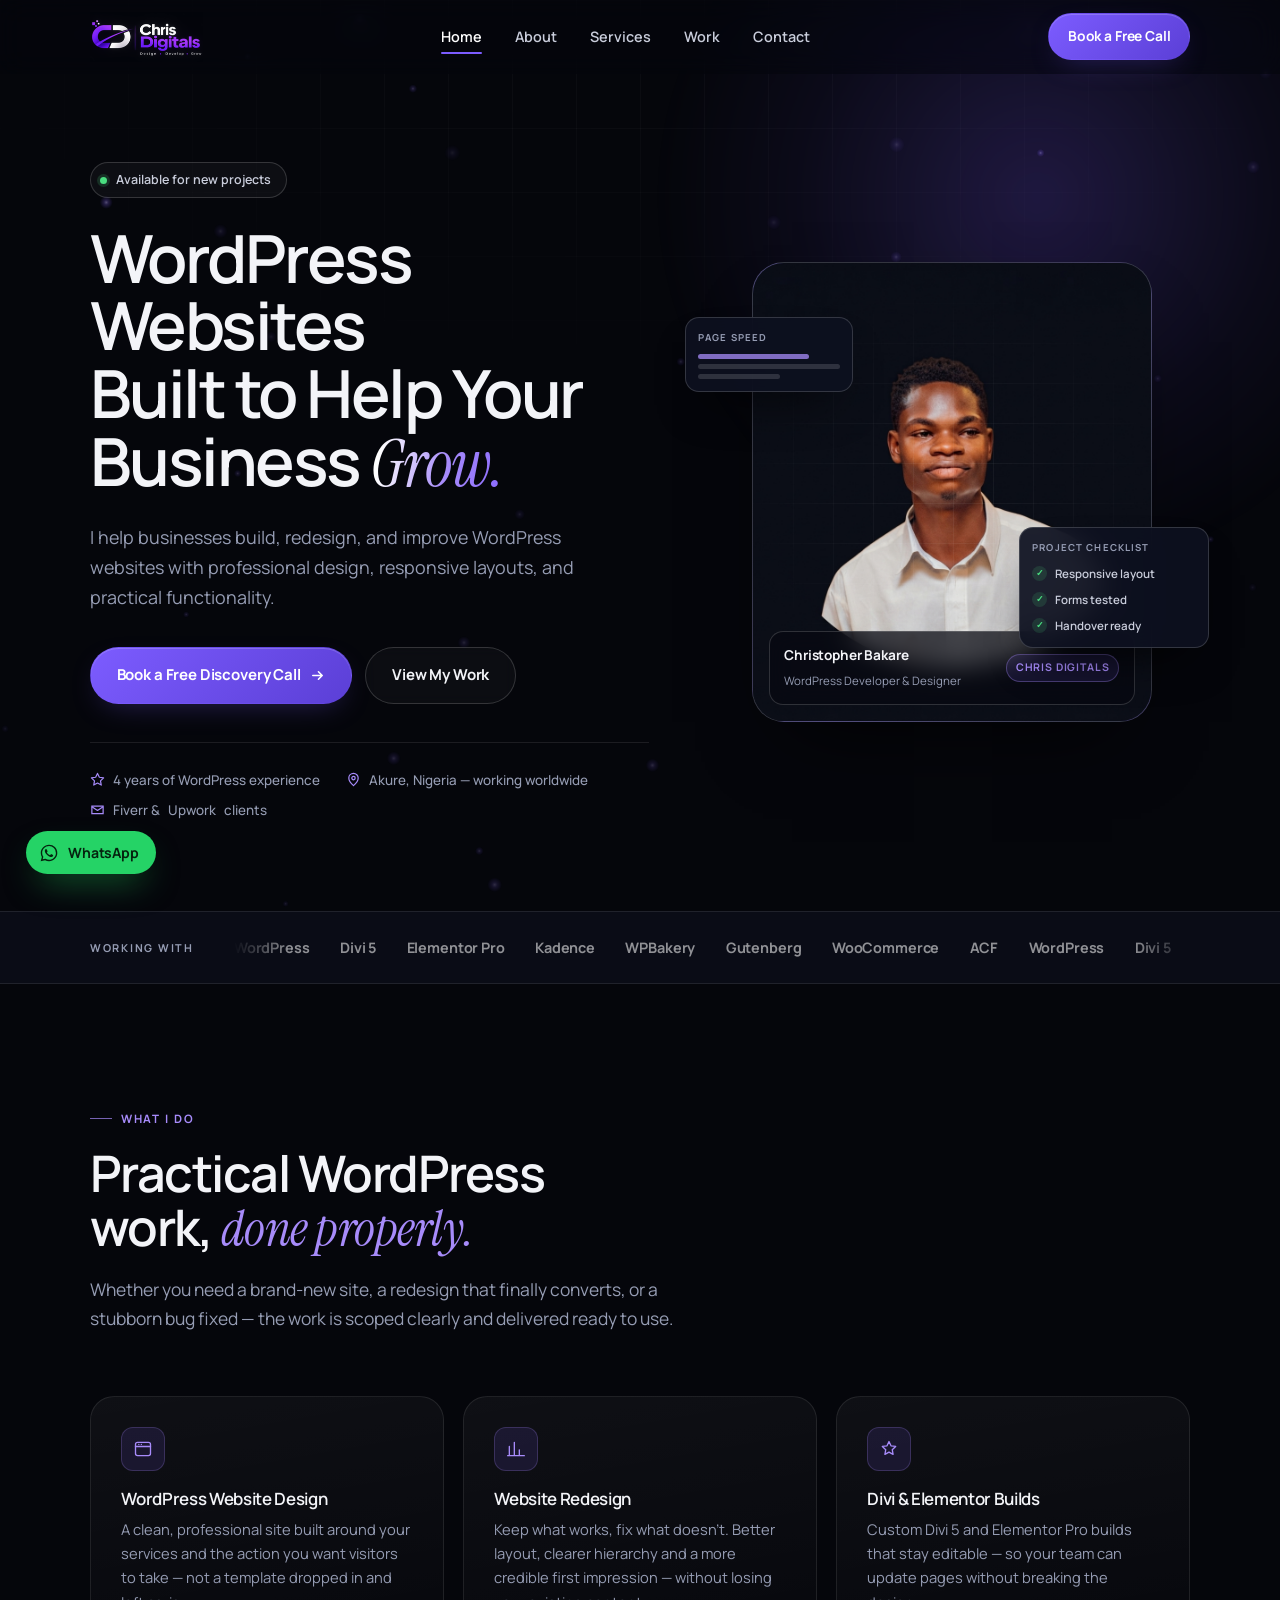
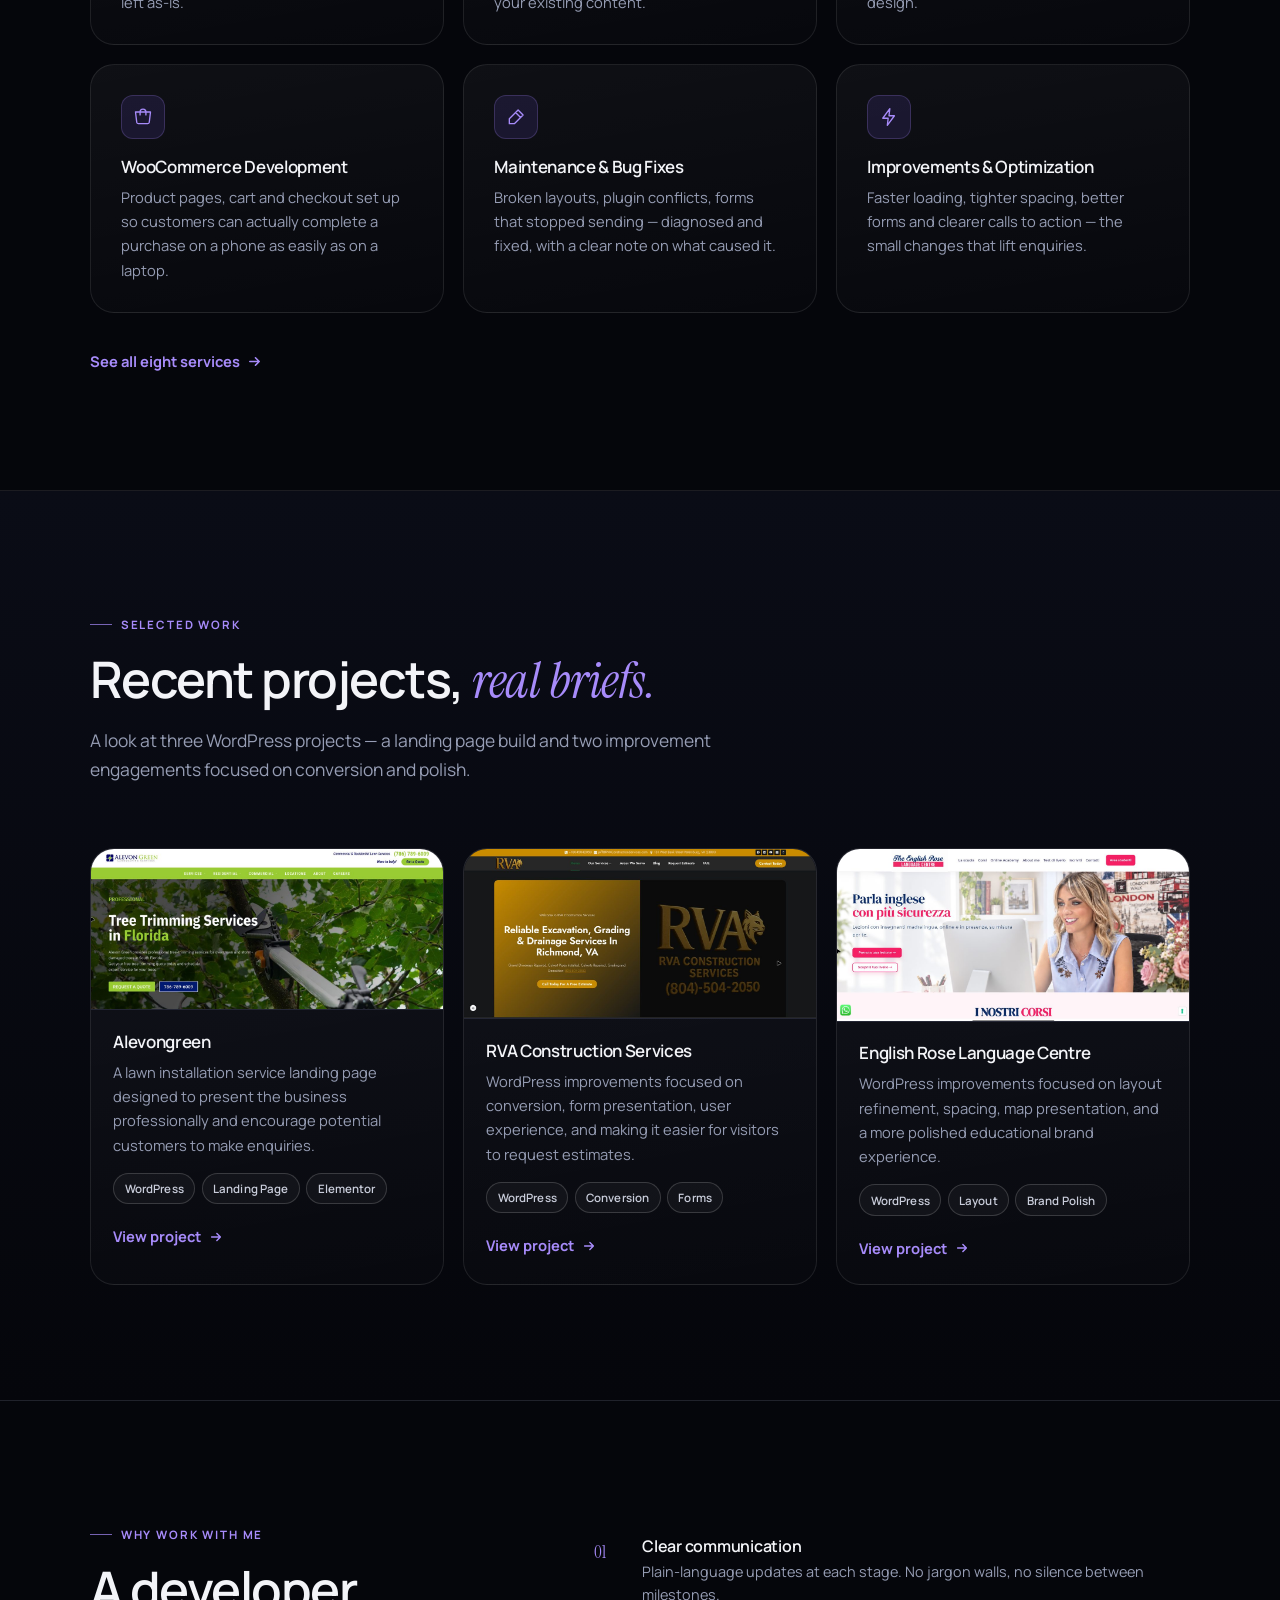
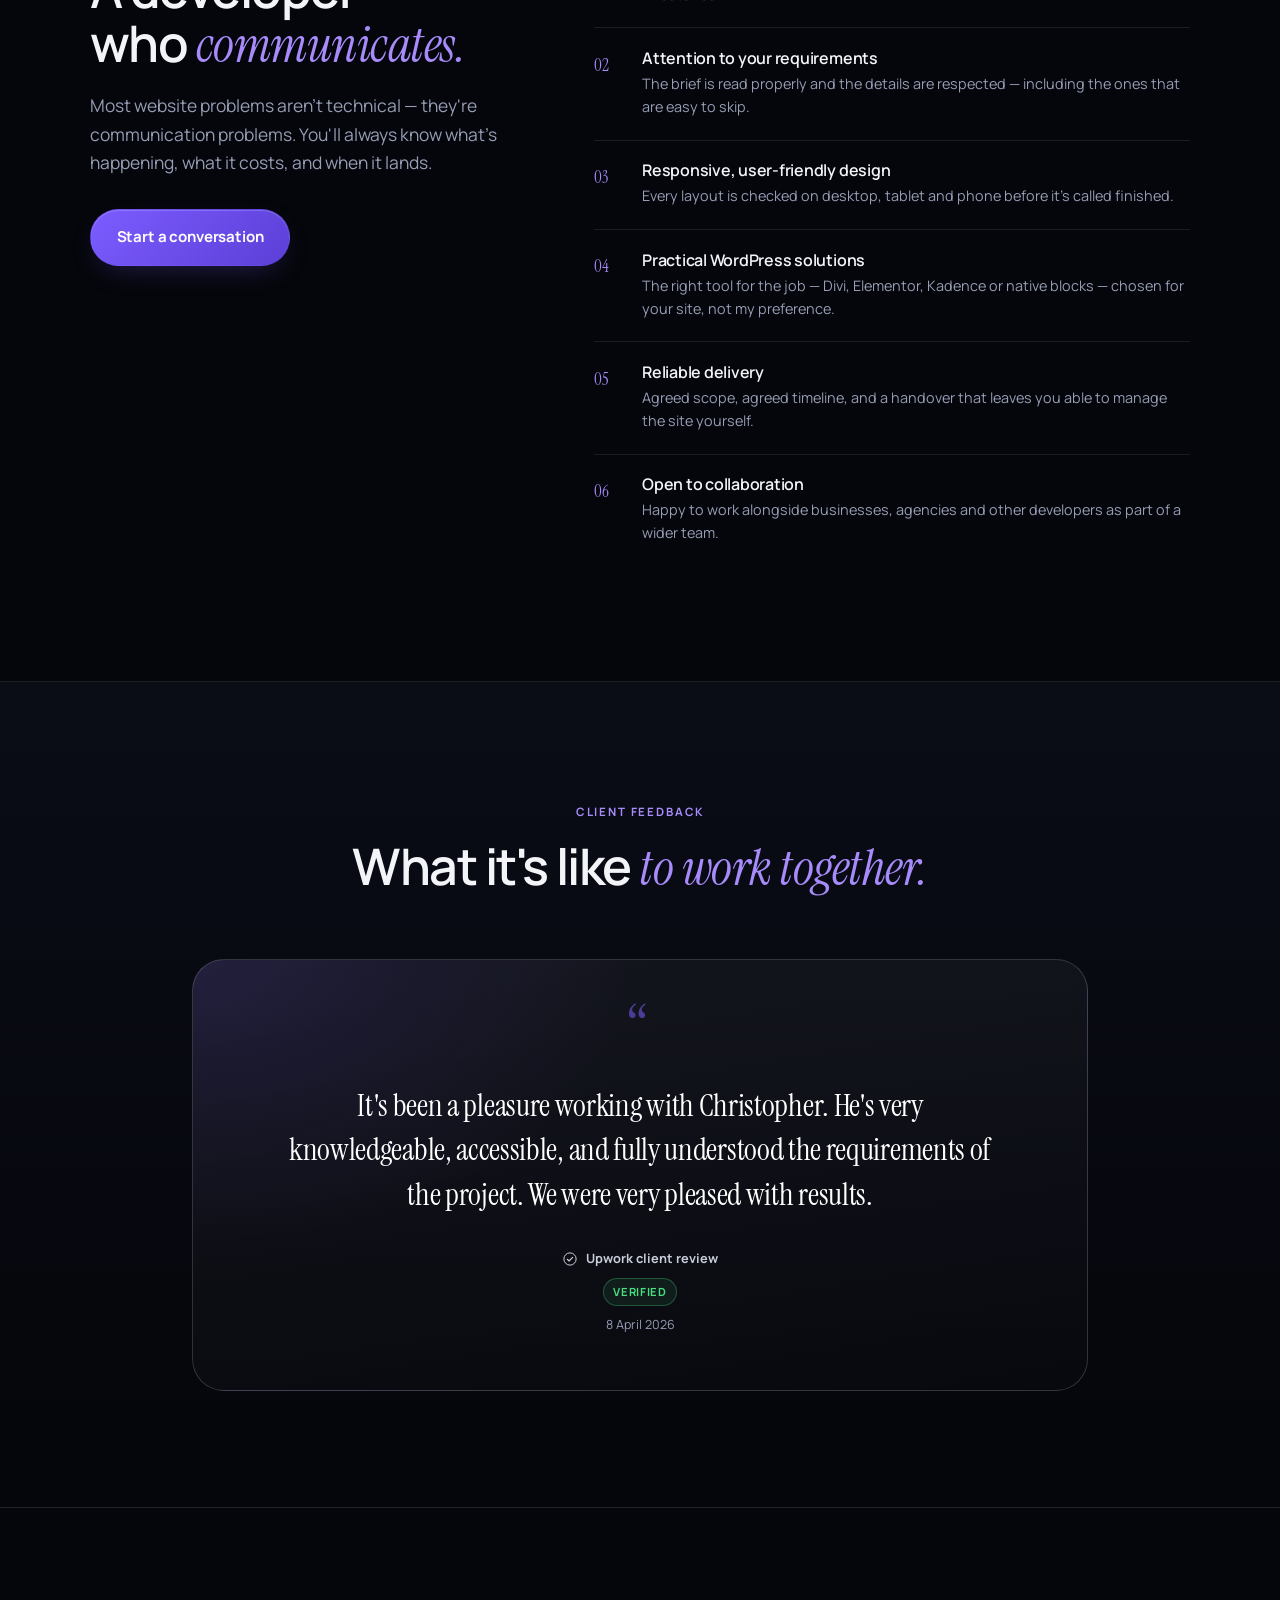
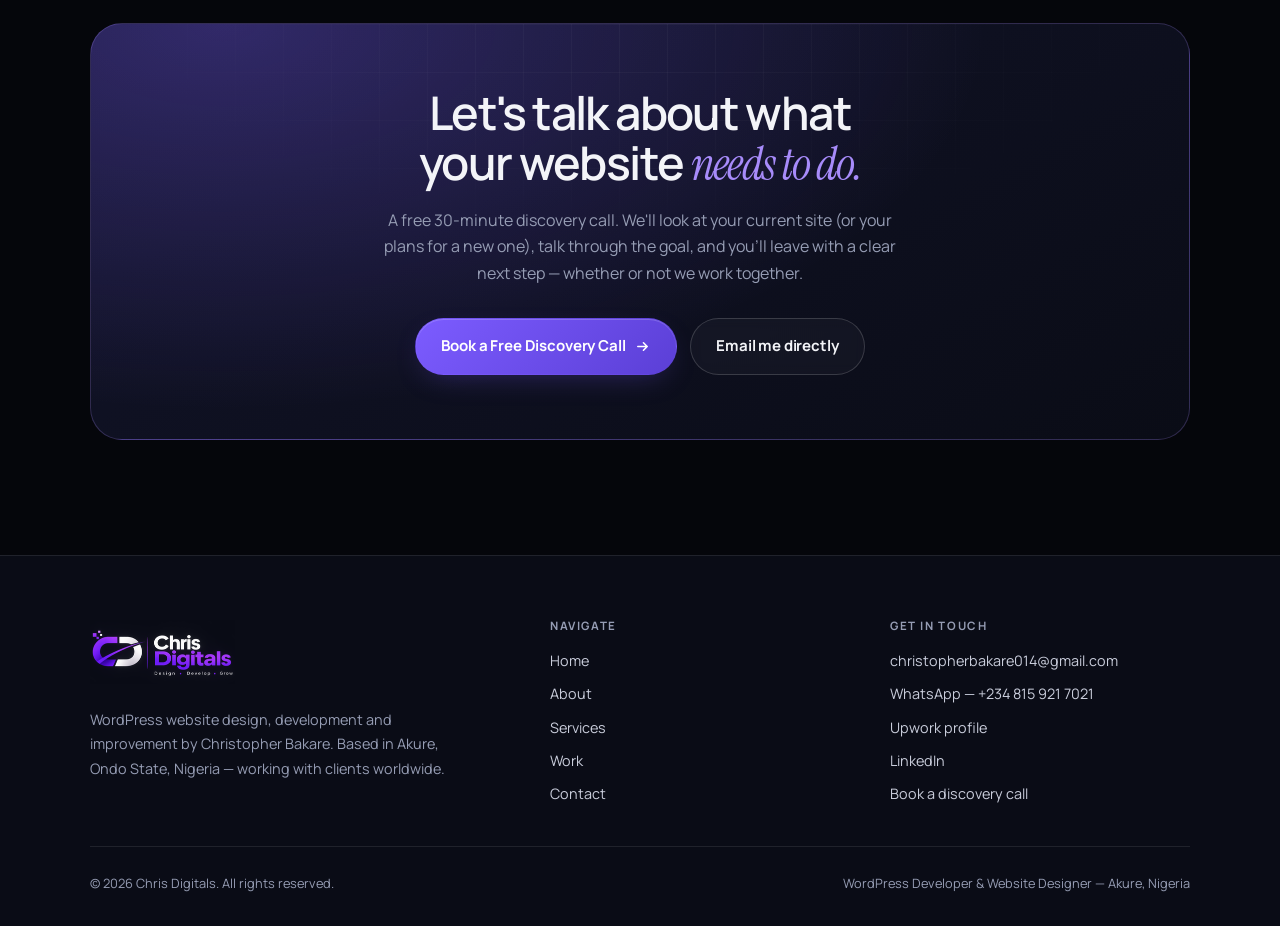
<file: index.html>
<!DOCTYPE html>
<html lang="en">
<head>
<meta charset="utf-8">
<meta name="viewport" content="width=device-width, initial-scale=1">
<title>Christopher Bakare — WordPress Developer &amp; Website Designer | Chris Digitals</title>
<meta name="description" content="Christopher Bakare is a WordPress developer and website designer in Akure, Nigeria. I build, redesign and improve WordPress websites with Divi, Elementor, Kadence and WooCommerce — professional design, responsive layouts, practical functionality.">
<meta name="author" content="Christopher Bakare">
<meta name="robots" content="index, follow">
<link rel="canonical" href="https://chrisdigitals.com/">

<!-- Open Graph -->
<meta property="og:type" content="website">
<meta property="og:site_name" content="Chris Digitals">
<meta property="og:title" content="Christopher Bakare — WordPress Developer &amp; Website Designer">
<meta property="og:description" content="WordPress websites built to help your business grow. Design, redesign and improvement work with Divi, Elementor, Kadence and WooCommerce.">
<meta property="og:url" content="https://chrisdigitals.com/">
<meta property="og:image" content="https://chrisdigitals.com/images/og-image.jpg">
<meta property="og:locale" content="en_NG">
<meta name="twitter:card" content="summary_large_image">
<meta name="twitter:title" content="Christopher Bakare — WordPress Developer &amp; Website Designer">
<meta name="twitter:description" content="WordPress websites built to help your business grow.">
<meta name="twitter:image" content="https://chrisdigitals.com/images/og-image.jpg">

<meta name="theme-color" content="#05060b">
<link rel="icon" href="data:image/svg+xml,%3Csvg xmlns='http://www.w3.org/2000/svg' viewBox='0 0 64 64'%3E%3Crect width='64' height='64' rx='14' fill='%237c5cff'/%3E%3Ctext x='32' y='44' font-family='Georgia,serif' font-size='34' fill='white' text-anchor='middle'%3EC%3C/text%3E%3C/svg%3E">

<link rel="preconnect" href="https://fonts.googleapis.com">
<link rel="preconnect" href="https://fonts.gstatic.com" crossorigin>
<link href="https://fonts.googleapis.com/css2?family=Manrope:wght@400;500;600;700;800&family=Instrument+Serif:ital@0;1&display=swap" rel="stylesheet">
<link rel="stylesheet" href="assets/css/styles.css">
<link rel="stylesheet" href="assets/css/motion.css">

<script type="application/ld+json">
{
  "@context": "https://schema.org",
  "@type": "ProfessionalService",
  "name": "Chris Digitals",
  "description": "WordPress website design, development, redesign and maintenance by Christopher Bakare.",
  "url": "https://chrisdigitals.com/",
  "email": "christopherbakare014@gmail.com",
  "founder": {
    "@type": "Person",
    "name": "Christopher Bakare",
    "jobTitle": "WordPress Developer & Website Designer",
    "sameAs": "https://linkedin.com/in/christopher-bakare-b3a78736a"
  },
  "address": {
    "@type": "PostalAddress",
    "addressLocality": "Akure",
    "addressRegion": "Ondo State",
    "addressCountry": "NG"
  },
  "areaServed": "Worldwide",
  "knowsAbout": [
    "WordPress Website Design and Development",
    "Divi Builder",
    "Elementor",
    "Kadence",
    "WPBakery Page Builder",
    "Gutenberg Block Editor",
    "WooCommerce",
    "Advanced Custom Fields",
    "Landing Page Design",
    "Website Redesign and Customization",
    "Website Maintenance and Bug Fixes",
    "Responsive Website Design",
    "Website Performance Improvements",
    "Website Forms and Conversion Optimization"
  ]
}
</script>
</head>
<body>
<a class="skip-link" href="#main">Skip to content</a>

<header class="site-header">
  <div class="container header__inner">
    <a class="brand" href="index.html">
      <img class="brand__logo" src="assets/images/logo-header.png" alt="Chris Digitals — WordPress Developer and Website Designer" width="113" height="50" decoding="async">
    </a>

    <nav class="nav" aria-label="Primary">
      <a class="nav__link" href="index.html" aria-current="page">Home</a>
      <a class="nav__link" href="about.html">About</a>
      <a class="nav__link" href="services.html">Services</a>
      <a class="nav__link" href="work.html">Work</a>
      <a class="nav__link" href="contact.html">Contact</a>
    </nav>

    <div class="header__actions">
      <a class="btn btn--primary btn--sm" href="contact.html">Book a Free Call</a>
      <button class="nav-toggle" type="button" aria-expanded="false" aria-controls="mobile-nav" aria-label="Open menu">
        <span></span><span></span><span></span>
      </button>
    </div>
  </div>
</header>

<nav class="mobile-nav" id="mobile-nav" aria-label="Mobile">
  <a href="index.html" aria-current="page">Home</a>
  <a href="about.html">About</a>
  <a href="services.html">Services</a>
  <a href="work.html">Work</a>
  <a href="contact.html">Contact</a>
  <a class="btn btn--primary btn--block" href="contact.html">Book a Free Discovery Call</a>
</nav>

<main id="main">

  <!-- ============ HERO ============ -->
  <section class="hero">
    <div class="hero__bg" aria-hidden="true"></div>
    <canvas class="hero__particles" aria-hidden="true"></canvas>
    <div class="container">
      <div class="hero__grid">
        <div class="hero__content">
          <span class="hero__badge">
            <span class="dot" aria-hidden="true"></span>
            Available for new projects
          </span>

          <h1 class="hero__title">
            WordPress Websites<br>
            Built to Help Your<br>
            Business <em>Grow.</em>
          </h1>

          <p class="hero__lead">
            I help businesses build, redesign, and improve WordPress websites with
            professional design, responsive layouts, and practical functionality.
          </p>

          <div class="hero__actions">
            <a class="btn btn--primary" href="contact.html">
              Book a Free Discovery Call
              <svg class="arrow" width="15" height="15" viewBox="0 0 16 16" fill="none" aria-hidden="true">
                <path d="M3 8h10M9 4l4 4-4 4" stroke="currentColor" stroke-width="1.7" stroke-linecap="round" stroke-linejoin="round"/>
              </svg>
            </a>
            <a class="btn btn--ghost" href="work.html">View My Work</a>
          </div>

          <ul class="hero__meta">
            <li>
              <svg width="15" height="15" viewBox="0 0 16 16" fill="none" aria-hidden="true"><path d="M8 1.5l2 4.1 4.5.6-3.3 3.2.8 4.5L8 11.8l-4 2.1.8-4.5L1.5 6.2 6 5.6 8 1.5z" stroke="currentColor" stroke-width="1.3" stroke-linejoin="round"/></svg>
              4 years of WordPress experience
            </li>
            <li>
              <svg width="15" height="15" viewBox="0 0 16 16" fill="none" aria-hidden="true"><path d="M8 14.5s5-4.2 5-8a5 5 0 10-10 0c0 3.8 5 8 5 8z" stroke="currentColor" stroke-width="1.3"/><circle cx="8" cy="6.5" r="1.8" stroke="currentColor" stroke-width="1.3"/></svg>
              Akure, Nigeria — working worldwide
            </li>
            <li>
              <svg width="15" height="15" viewBox="0 0 16 16" fill="none" aria-hidden="true"><path d="M2 4.5h12v8H2z" stroke="currentColor" stroke-width="1.3"/><path d="M2 5l6 4 6-4" stroke="currentColor" stroke-width="1.3" stroke-linejoin="round"/></svg>
              Fiverr &amp; <a href="https://www.upwork.com/freelancers/~013d6e500fb8a19889?mp_source=share" target="_blank" rel="noopener noreferrer">Upwork</a> clients
            </li>
          </ul>
        </div>

        <div class="hero__visual">
          <div class="portrait">
            <div class="portrait__grid" aria-hidden="true"></div>
            <img class="portrait__img" src="assets/images/christopher-bakare.png" alt="Christopher Bakare, WordPress Developer and Website Designer" width="500" height="500" decoding="async">
            <div class="portrait__tag">
              <div>
                <strong>Christopher Bakare</strong>
                <span>WordPress Developer &amp; Designer</span>
              </div>
              <span class="chip">Chris Digitals</span>
            </div>
          </div>

          <div class="float-card float-card--a" aria-hidden="true">
            <div class="float-card__label">Page speed</div>
            <div class="float-card__bars"><i></i><i></i><i></i></div>
          </div>

          <div class="float-card float-card--b" aria-hidden="true">
            <div class="float-card__label">Project checklist</div>
            <div class="float-card__row"><span class="tick">✓</span> Responsive layout</div>
            <div class="float-card__row"><span class="tick">✓</span> Forms tested</div>
            <div class="float-card__row"><span class="tick">✓</span> Handover ready</div>
          </div>
        </div>
      </div>
    </div>
  </section>

  <!-- ============ TOOL STRIP ============ -->
  <div class="toolstrip">
    <div class="container toolstrip__inner">
      <span class="toolstrip__label">Working with</span>
      <div class="toolstrip__marquee">
        <div class="toolstrip__track">
          <ul class="toolstrip__list">
            <li>WordPress</li>
            <li>Divi 5</li>
            <li>Elementor Pro</li>
            <li>Kadence</li>
            <li>WPBakery</li>
            <li>Gutenberg</li>
            <li>WooCommerce</li>
            <li>ACF</li>
          </ul>
          <ul class="toolstrip__list" aria-hidden="true">
            <li>WordPress</li>
            <li>Divi 5</li>
            <li>Elementor Pro</li>
            <li>Kadence</li>
            <li>WPBakery</li>
            <li>Gutenberg</li>
            <li>WooCommerce</li>
            <li>ACF</li>
          </ul>
        </div>
      </div>
    </div>
  </div>

  <!-- ============ SERVICES PREVIEW ============ -->
  <section class="section" id="services">
    <div class="container">
      <div class="section__head reveal">
        <span class="eyebrow">What I do</span>
        <h2 class="section__title">Practical WordPress work, <em>done properly.</em></h2>
        <p class="section__lead">
          Whether you need a brand-new site, a redesign that finally converts, or a
          stubborn bug fixed — the work is scoped clearly and delivered ready to use.
        </p>
      </div>

      <div class="grid grid--3">
        <article class="card reveal">
          <div class="card__icon" aria-hidden="true">
            <svg width="20" height="20" viewBox="0 0 24 24" fill="none"><rect x="3" y="4" width="18" height="16" rx="2.5" stroke="currentColor" stroke-width="1.6"/><path d="M3 9h18M7 6.5h.01M10 6.5h.01" stroke="currentColor" stroke-width="1.6" stroke-linecap="round"/></svg>
          </div>
          <h3 class="card__title">WordPress Website Design</h3>
          <p class="card__text">
            A clean, professional site built around your services and the action you
            want visitors to take — not a template dropped in and left as-is.
          </p>
        </article>

        <article class="card reveal">
          <div class="card__icon" aria-hidden="true">
            <svg width="20" height="20" viewBox="0 0 24 24" fill="none"><path d="M4 20V9M10 20V4M16 20v-7M22 20H2" stroke="currentColor" stroke-width="1.6" stroke-linecap="round"/></svg>
          </div>
          <h3 class="card__title">Website Redesign</h3>
          <p class="card__text">
            Keep what works, fix what doesn't. Better layout, clearer hierarchy and a
            more credible first impression — without losing your existing content.
          </p>
        </article>

        <article class="card reveal">
          <div class="card__icon" aria-hidden="true">
            <svg width="20" height="20" viewBox="0 0 24 24" fill="none"><path d="M12 3l2.4 5.2 5.6.7-4.1 3.9 1 5.6L12 15.7 7.1 18.4l1-5.6L4 8.9l5.6-.7L12 3z" stroke="currentColor" stroke-width="1.6" stroke-linejoin="round"/></svg>
          </div>
          <h3 class="card__title">Divi &amp; Elementor Builds</h3>
          <p class="card__text">
            Custom Divi 5 and Elementor Pro builds that stay editable — so your team
            can update pages without breaking the design.
          </p>
        </article>

        <article class="card reveal">
          <div class="card__icon" aria-hidden="true">
            <svg width="20" height="20" viewBox="0 0 24 24" fill="none"><path d="M3 6h18l-1.5 12.5a2 2 0 01-2 1.5H6.5a2 2 0 01-2-1.5L3 6z" stroke="currentColor" stroke-width="1.6" stroke-linejoin="round"/><path d="M8.5 9.5V6a3.5 3.5 0 017 0v3.5" stroke="currentColor" stroke-width="1.6" stroke-linecap="round"/></svg>
          </div>
          <h3 class="card__title">WooCommerce Development</h3>
          <p class="card__text">
            Product pages, cart and checkout set up so customers can actually complete
            a purchase on a phone as easily as on a laptop.
          </p>
        </article>

        <article class="card reveal">
          <div class="card__icon" aria-hidden="true">
            <svg width="20" height="20" viewBox="0 0 24 24" fill="none"><path d="M14.5 3.5l6 6-3 3-6-6 3-3z" stroke="currentColor" stroke-width="1.6" stroke-linejoin="round"/><path d="M11.5 6.5L4 14v6h6l7.5-7.5" stroke="currentColor" stroke-width="1.6" stroke-linejoin="round"/></svg>
          </div>
          <h3 class="card__title">Maintenance &amp; Bug Fixes</h3>
          <p class="card__text">
            Broken layouts, plugin conflicts, forms that stopped sending — diagnosed
            and fixed, with a clear note on what caused it.
          </p>
        </article>

        <article class="card reveal">
          <div class="card__icon" aria-hidden="true">
            <svg width="20" height="20" viewBox="0 0 24 24" fill="none"><path d="M13 2L4.5 13.5H11l-1 8.5 8.5-11.5H12l1-8.5z" stroke="currentColor" stroke-width="1.6" stroke-linejoin="round"/></svg>
          </div>
          <h3 class="card__title">Improvements &amp; Optimization</h3>
          <p class="card__text">
            Faster loading, tighter spacing, better forms and clearer calls to action —
            the small changes that lift enquiries.
          </p>
        </article>
      </div>

      <div style="margin-top:2.2rem" class="reveal">
        <a class="link-arrow" href="services.html">
          See all eight services
          <svg width="15" height="15" viewBox="0 0 16 16" fill="none" aria-hidden="true"><path d="M3 8h10M9 4l4 4-4 4" stroke="currentColor" stroke-width="1.7" stroke-linecap="round" stroke-linejoin="round"/></svg>
        </a>
      </div>
    </div>
  </section>

  <!-- ============ FEATURED WORK ============ -->
  <section class="section section--alt" id="work">
    <div class="container">
      <div class="section__head reveal">
        <span class="eyebrow">Selected work</span>
        <h2 class="section__title">Recent projects, <em>real briefs.</em></h2>
        <p class="section__lead">
          A look at three WordPress projects — a landing page build and two
          improvement engagements focused on conversion and polish.
        </p>
      </div>

      <div class="grid grid--3">
        <article class="card reveal" style="padding:0;overflow:hidden">
          <a class="card__shot-link" href="https://alevongreen.com/services/tree-trimming/" target="_blank" rel="noopener noreferrer" aria-label="Visit the Alevongreen tree trimming services website">
            <img class="card__shot" src="assets/images/project-alevongreen.jpg" alt="Alevongreen Landscaping Services website — tree trimming services in Florida" width="1200" height="546" loading="lazy" decoding="async">
          </a>
          <div style="padding:1.4rem">
            <h3 class="card__title"><a class="card__title-link" href="https://alevongreen.com/services/tree-trimming/" target="_blank" rel="noopener noreferrer">Alevongreen</a></h3>
            <p class="card__text">
              A lawn installation service landing page designed to present the business
              professionally and encourage potential customers to make enquiries.
            </p>
            <div class="project__tags" style="margin-top:1rem">
              <span class="tag">WordPress</span>
              <span class="tag">Landing Page</span>
              <span class="tag">Elementor</span>
            </div>
            <div style="margin-top:1.2rem">
              <a class="link-arrow" href="work.html#alevongreen">
                View project
                <svg width="14" height="14" viewBox="0 0 16 16" fill="none" aria-hidden="true"><path d="M3 8h10M9 4l4 4-4 4" stroke="currentColor" stroke-width="1.7" stroke-linecap="round" stroke-linejoin="round"/></svg>
              </a>
            </div>
          </div>
        </article>

        <article class="card reveal" style="padding:0;overflow:hidden">
          <a class="card__shot-link" href="https://rvaconstructionservices.com" target="_blank" rel="noopener noreferrer" aria-label="Visit the RVA Construction Services website">
            <img class="card__shot" src="assets/images/project-rva.jpg" alt="RVA Construction Services website — RVA logo and estimate request page" width="1200" height="577" loading="lazy" decoding="async">
          </a>
          <div style="padding:1.4rem">
            <h3 class="card__title"><a class="card__title-link" href="https://rvaconstructionservices.com" target="_blank" rel="noopener noreferrer">RVA Construction Services</a></h3>
            <p class="card__text">
              WordPress improvements focused on conversion, form presentation, user
              experience, and making it easier for visitors to request estimates.
            </p>
            <div class="project__tags" style="margin-top:1rem">
              <span class="tag">WordPress</span>
              <span class="tag">Conversion</span>
              <span class="tag">Forms</span>
            </div>
            <div style="margin-top:1.2rem">
              <a class="link-arrow" href="work.html#rva">
                View project
                <svg width="14" height="14" viewBox="0 0 16 16" fill="none" aria-hidden="true"><path d="M3 8h10M9 4l4 4-4 4" stroke="currentColor" stroke-width="1.7" stroke-linecap="round" stroke-linejoin="round"/></svg>
              </a>
            </div>
          </div>
        </article>

        <article class="card reveal" style="padding:0;overflow:hidden">
          <a class="card__shot-link" href="https://englishroselanguagecentre.com" target="_blank" rel="noopener noreferrer" aria-label="Visit The English Rose Language Centre website">
            <img class="card__shot" src="assets/images/project-english-rose.jpg" alt="The English Rose Language Centre website — logo and homepage banner" width="1200" height="585" loading="lazy" decoding="async">
          </a>
          <div style="padding:1.4rem">
            <h3 class="card__title"><a class="card__title-link" href="https://englishroselanguagecentre.com" target="_blank" rel="noopener noreferrer">English Rose Language Centre</a></h3>
            <p class="card__text">
              WordPress improvements focused on layout refinement, spacing, map
              presentation, and a more polished educational brand experience.
            </p>
            <div class="project__tags" style="margin-top:1rem">
              <span class="tag">WordPress</span>
              <span class="tag">Layout</span>
              <span class="tag">Brand Polish</span>
            </div>
            <div style="margin-top:1.2rem">
              <a class="link-arrow" href="work.html#english-rose">
                View project
                <svg width="14" height="14" viewBox="0 0 16 16" fill="none" aria-hidden="true"><path d="M3 8h10M9 4l4 4-4 4" stroke="currentColor" stroke-width="1.7" stroke-linecap="round" stroke-linejoin="round"/></svg>
              </a>
            </div>
          </div>
        </article>
      </div>
    </div>
  </section>

  <!-- ============ WHY ME ============ -->
  <section class="section" id="why">
    <div class="container">
      <div class="about-grid">
        <div class="reveal">
          <span class="eyebrow">Why work with me</span>
          <h2 class="section__title">A developer who <em>communicates.</em></h2>
          <p class="section__lead">
            Most website problems aren't technical — they're communication problems.
            You'll always know what's happening, what it costs, and when it lands.
          </p>

          <div style="margin-top:2rem">
            <a class="btn btn--primary" href="https://wa.me/2348159217021?text=Hello%20Chris%2C%20I%20visited%20your%20portfolio%20website%20and%20would%20like%20to%20discuss%20a%20project%20with%20you." target="_blank" rel="noopener noreferrer">Start a conversation</a>
          </div>
        </div>

        <div class="reveal">
          <div class="feature">
            <span class="feature__num">01</span>
            <div>
              <h3 class="feature__title">Clear communication</h3>
              <p class="feature__text">Plain-language updates at each stage. No jargon walls, no silence between milestones.</p>
            </div>
          </div>
          <div class="feature">
            <span class="feature__num">02</span>
            <div>
              <h3 class="feature__title">Attention to your requirements</h3>
              <p class="feature__text">The brief is read properly and the details are respected — including the ones that are easy to skip.</p>
            </div>
          </div>
          <div class="feature">
            <span class="feature__num">03</span>
            <div>
              <h3 class="feature__title">Responsive, user-friendly design</h3>
              <p class="feature__text">Every layout is checked on desktop, tablet and phone before it's called finished.</p>
            </div>
          </div>
          <div class="feature">
            <span class="feature__num">04</span>
            <div>
              <h3 class="feature__title">Practical WordPress solutions</h3>
              <p class="feature__text">The right tool for the job — Divi, Elementor, Kadence or native blocks — chosen for your site, not my preference.</p>
            </div>
          </div>
          <div class="feature">
            <span class="feature__num">05</span>
            <div>
              <h3 class="feature__title">Reliable delivery</h3>
              <p class="feature__text">Agreed scope, agreed timeline, and a handover that leaves you able to manage the site yourself.</p>
            </div>
          </div>
          <div class="feature">
            <span class="feature__num">06</span>
            <div>
              <h3 class="feature__title">Open to collaboration</h3>
              <p class="feature__text">Happy to work alongside businesses, agencies and other developers as part of a wider team.</p>
            </div>
          </div>
        </div>
      </div>
    </div>
  </section>

  <!-- ============ TESTIMONIAL ============ -->
  <section class="section section--alt">
    <div class="container">
      <div class="section__head section__head--center reveal">
        <span class="eyebrow">Client feedback</span>
        <h2 class="section__title">What it's like <em>to work together.</em></h2>
      </div>

      <figure class="quote reveal" style="margin:0 auto">
        <span class="quote__mark" aria-hidden="true">&ldquo;</span>
        <blockquote class="quote__text">
          It's been a pleasure working with Christopher. He's very knowledgeable,
          accessible, and fully understood the requirements of the project. We were
          very pleased with results.
        </blockquote>
        <figcaption class="quote__meta">
          <span class="quote__source">
            <svg width="16" height="16" viewBox="0 0 24 24" fill="none" aria-hidden="true"><circle cx="12" cy="12" r="9.2" stroke="currentColor" stroke-width="1.5"/><path d="M8 12.4l2.6 2.6L16 9.6" stroke="currentColor" stroke-width="1.7" stroke-linecap="round" stroke-linejoin="round"/></svg>
            <a href="https://www.upwork.com/freelancers/~013d6e500fb8a19889?mp_source=share" target="_blank" rel="noopener noreferrer">Upwork client review</a>
          </span>
          <span class="quote__verified">Verified</span>
          <span class="quote__date">8 April 2026</span>
        </figcaption>
      </figure>
    </div>
  </section>

  <!-- ============ CTA ============ -->
  <section class="section">
    <div class="container">
      <div class="cta-band reveal">
        <h2 class="cta-band__title">Let's talk about what your website <em>needs to do.</em></h2>
        <p class="cta-band__text">
          A free 30-minute discovery call. We'll look at your current site (or your
          plans for a new one), talk through the goal, and you'll leave with a clear
          next step — whether or not we work together.
        </p>
        <div class="cta-band__actions">
          <a class="btn btn--primary" href="contact.html">
            Book a Free Discovery Call
            <svg class="arrow" width="15" height="15" viewBox="0 0 16 16" fill="none" aria-hidden="true"><path d="M3 8h10M9 4l4 4-4 4" stroke="currentColor" stroke-width="1.7" stroke-linecap="round" stroke-linejoin="round"/></svg>
          </a>
          <a class="btn btn--ghost" href="mailto:christopherbakare014@gmail.com">Email me directly</a>
        </div>
      </div>
    </div>
  </section>

</main>

<footer class="site-footer">
  <div class="container">
    <div class="footer__grid">
      <div>
        <a class="brand brand--footer" href="index.html">
          <img class="brand__logo" src="assets/images/logo-footer.png" alt="Chris Digitals — WordPress Developer and Website Designer" width="144" height="64" loading="lazy" decoding="async">
        </a>
        <p class="footer__about">
          WordPress website design, development and improvement by Christopher Bakare.
          Based in Akure, Ondo State, Nigeria — working with clients worldwide.
        </p>
      </div>

      <div>
        <h2 class="footer__title">Navigate</h2>
        <div class="footer__links">
          <a href="index.html">Home</a>
          <a href="about.html">About</a>
          <a href="services.html">Services</a>
          <a href="work.html">Work</a>
          <a href="contact.html">Contact</a>
        </div>
      </div>

      <div>
        <h2 class="footer__title">Get in touch</h2>
        <div class="footer__links">
          <a href="mailto:christopherbakare014@gmail.com">christopherbakare014@gmail.com</a>
          <a href="https://wa.me/2348159217021?text=Hello%20Chris%2C%20I%20visited%20your%20portfolio%20website%20and%20would%20like%20to%20discuss%20a%20project%20with%20you." target="_blank" rel="noopener noreferrer">WhatsApp — +234 815 921 7021</a>
          <a href="https://www.upwork.com/freelancers/~013d6e500fb8a19889?mp_source=share" target="_blank" rel="noopener noreferrer">Upwork profile</a>
          <a href="https://linkedin.com/in/christopher-bakare-b3a78736a" target="_blank" rel="noopener noreferrer">LinkedIn</a>
          <a href="contact.html">Book a discovery call</a>
        </div>
      </div>
    </div>

    <div class="footer__bottom">
      <span>&copy; <span data-year>2026</span> Chris Digitals. All rights reserved.</span>
      <span>WordPress Developer &amp; Website Designer — Akure, Nigeria</span>
    </div>
  </div>
</footer>

<a class="wa-float" href="https://wa.me/2348159217021?text=Hello%20Chris%2C%20I%20visited%20your%20portfolio%20website%20and%20would%20like%20to%20discuss%20a%20project%20with%20you." target="_blank" rel="noopener noreferrer" aria-label="Chat with Christopher Bakare on WhatsApp">
  <svg width="20" height="20" viewBox="0 0 24 24" fill="currentColor" aria-hidden="true"><path d="M12.04 2C6.58 2 2.13 6.45 2.13 11.91c0 1.75.46 3.46 1.32 4.96L2 22l5.25-1.38a9.9 9.9 0 004.79 1.22h.01c5.46 0 9.91-4.45 9.91-9.91 0-2.65-1.03-5.14-2.9-7.01A9.82 9.82 0 0012.04 2zm0 1.67c2.2 0 4.27.86 5.83 2.42a8.2 8.2 0 012.41 5.82c0 4.54-3.7 8.24-8.25 8.24a8.2 8.2 0 01-4.19-1.15l-.3-.18-3.12.82.83-3.04-.2-.31a8.19 8.19 0 01-1.26-4.38c0-4.54 3.7-8.24 8.25-8.24zM8.53 7.33c-.17 0-.44.06-.67.31-.23.25-.88.86-.88 2.1 0 1.23.9 2.42 1.03 2.59.13.17 1.75 2.8 4.23 3.81 2.06.84 2.48.67 2.93.63.45-.04 1.45-.59 1.65-1.16.2-.57.2-1.06.14-1.16-.06-.1-.23-.16-.48-.29-.25-.12-1.45-.72-1.68-.8-.23-.08-.39-.12-.56.13-.17.25-.64.8-.79.97-.14.16-.29.19-.54.06-.25-.12-1.05-.39-2-1.23-.74-.66-1.24-1.47-1.38-1.72-.14-.25-.02-.39.11-.51.11-.11.25-.29.37-.44.12-.14.16-.25.25-.41.08-.17.04-.31-.02-.44-.06-.12-.55-1.33-.76-1.82-.2-.48-.4-.42-.55-.42-.14 0-.3-.02-.46-.02z"/></svg>
  <span class="wa-float__label">WhatsApp</span>
</a>

<script src="assets/js/config.js" defer></script>
<script src="assets/js/motion.js" defer></script>
<script src="assets/js/app.js" defer></script>
</body>
</html>
</file>
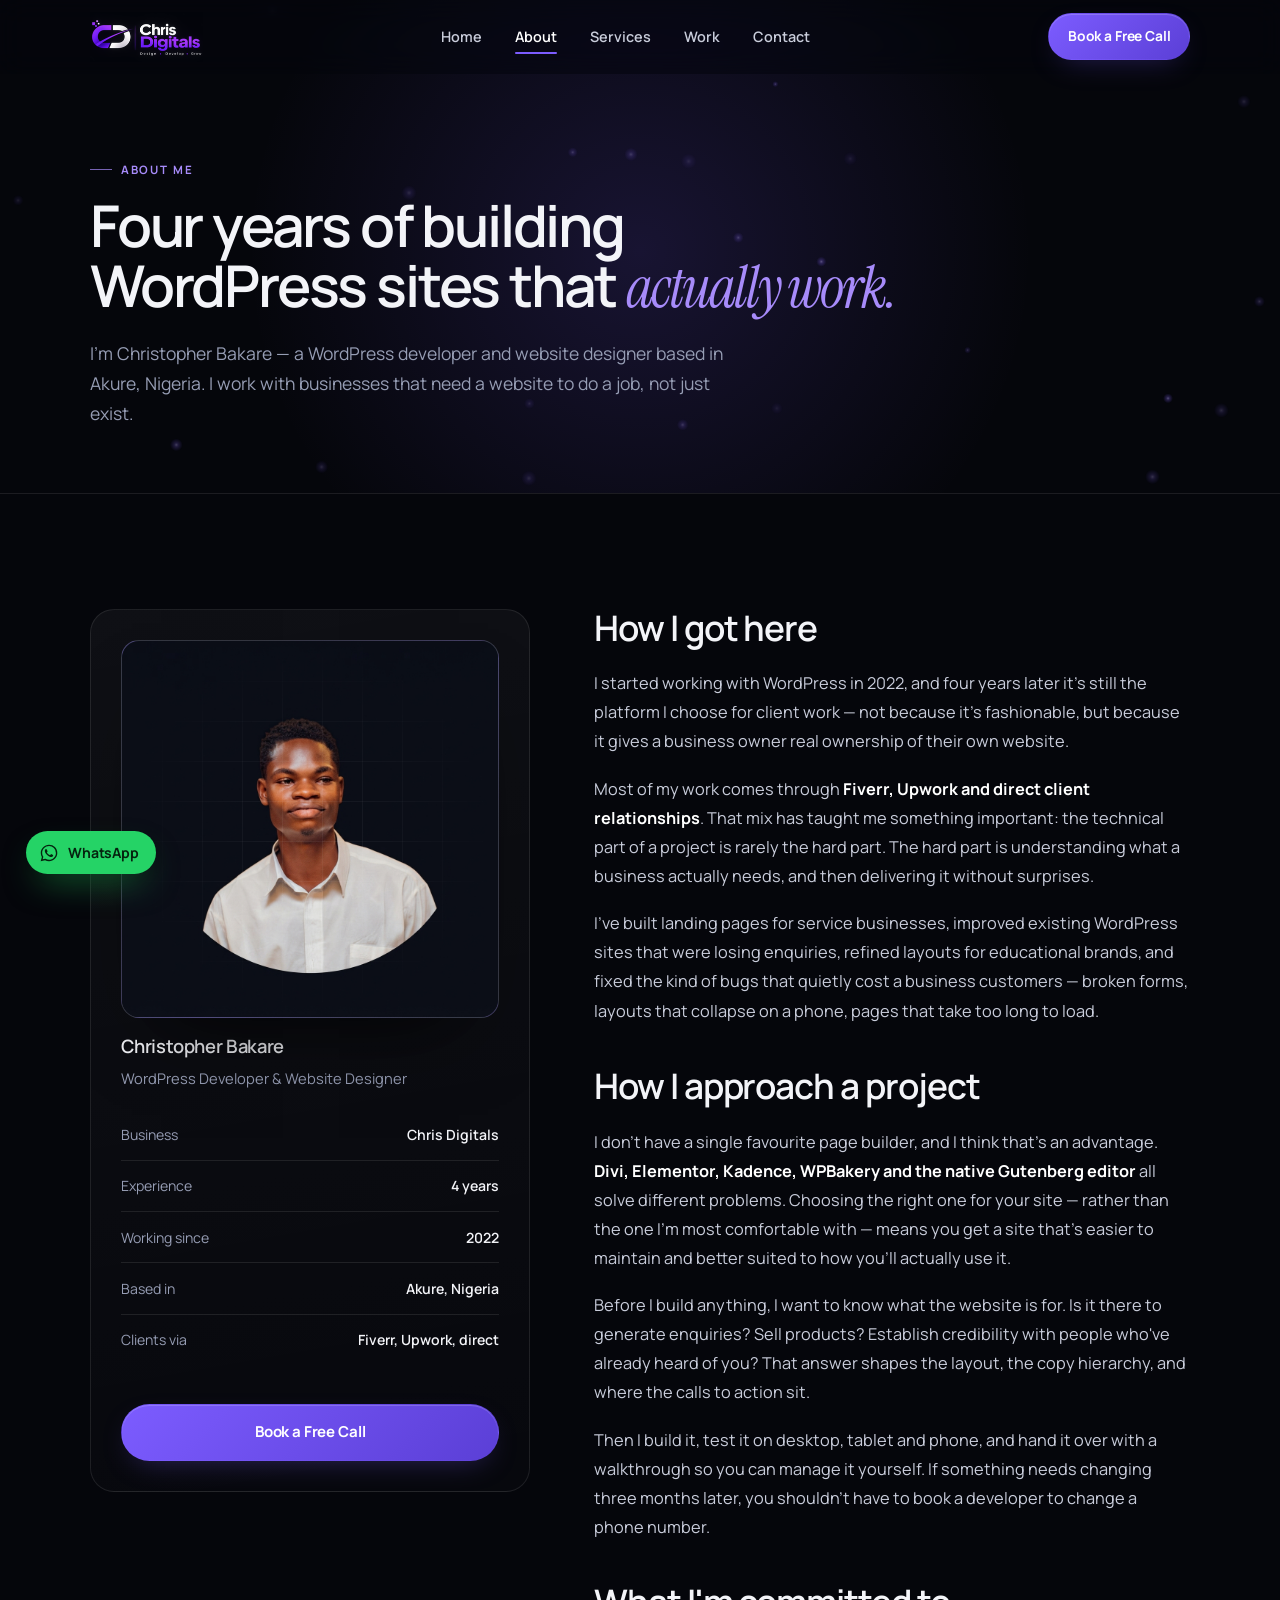
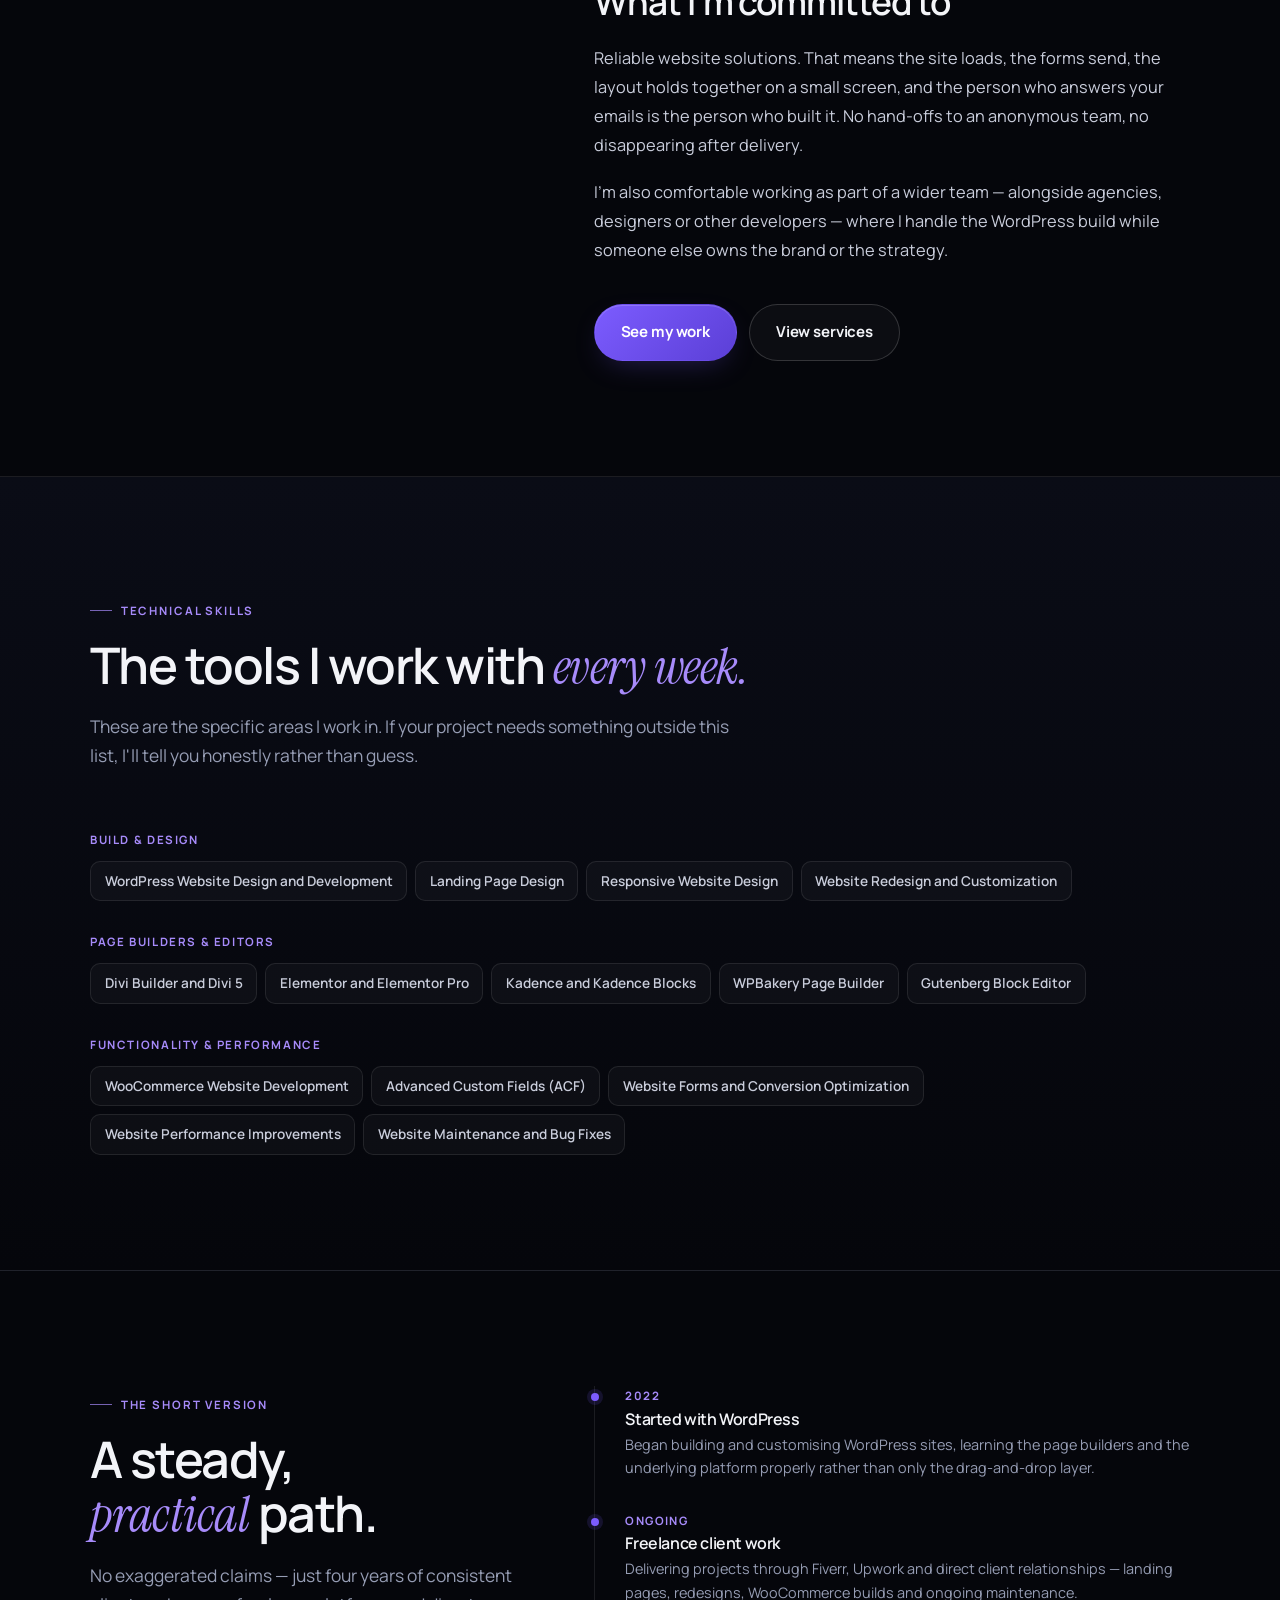
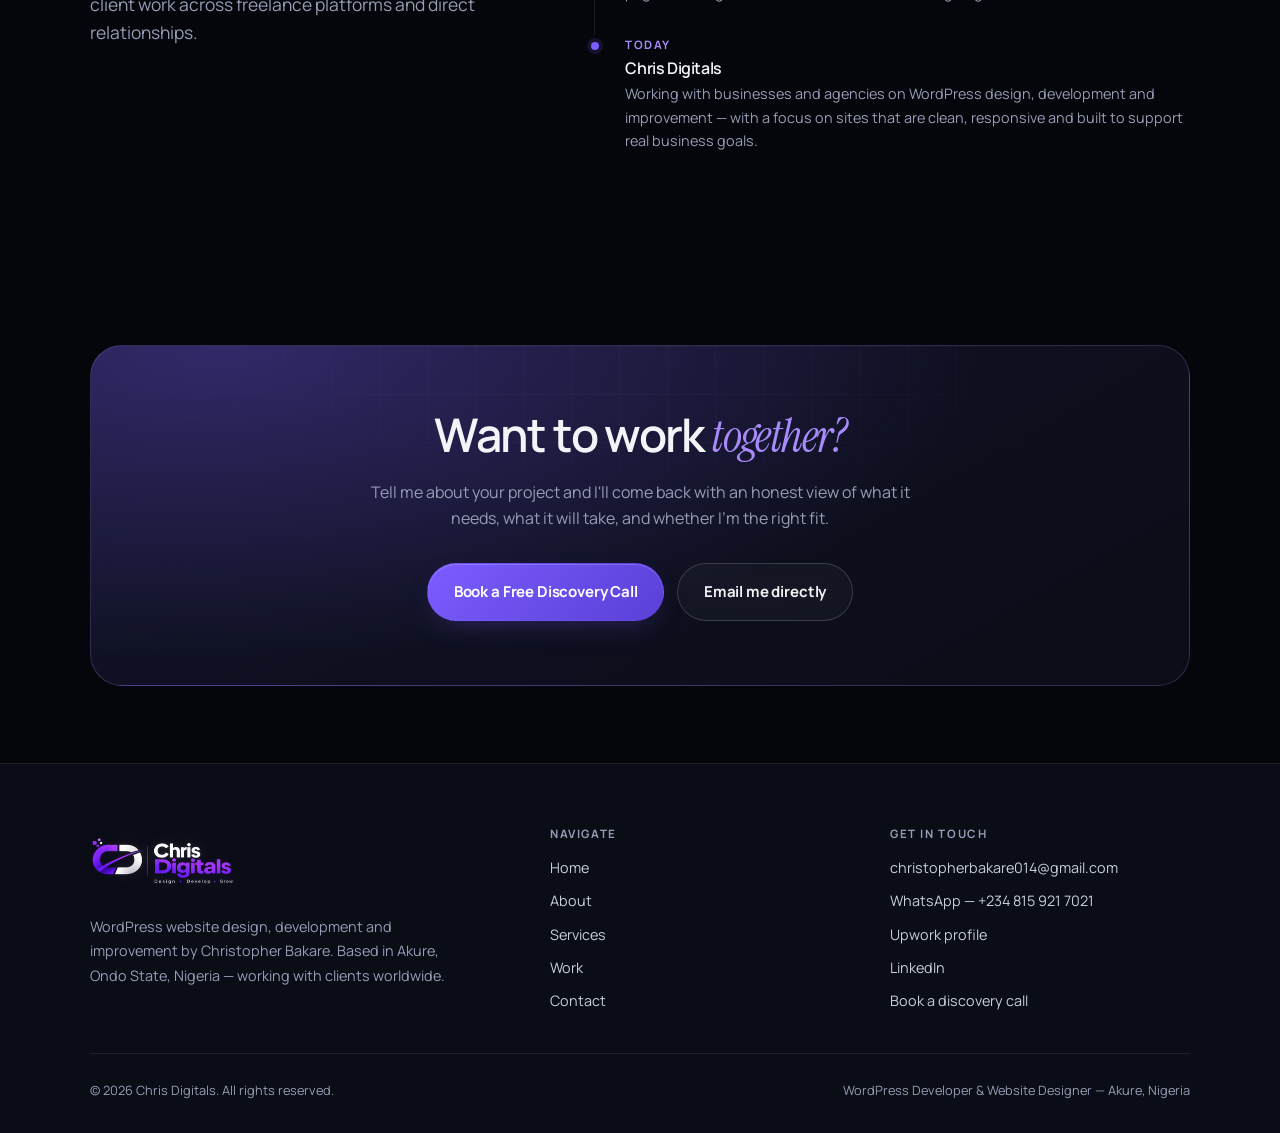
<file: about.html>
<!DOCTYPE html>
<html lang="en">
<head>
<meta charset="utf-8">
<meta name="viewport" content="width=device-width, initial-scale=1">
<title>About Christopher Bakare — WordPress Developer in Akure, Nigeria</title>
<meta name="description" content="Meet Christopher Bakare, a WordPress developer and website designer with four years of practical experience. Divi, Elementor, Kadence, WooCommerce and ACF specialist working with businesses and agencies worldwide.">
<meta name="author" content="Christopher Bakare">
<meta name="robots" content="index, follow">
<link rel="canonical" href="https://chrisdigitals.com/about.html">

<meta property="og:type" content="profile">
<meta property="og:site_name" content="Chris Digitals">
<meta property="og:title" content="About Christopher Bakare — WordPress Developer">
<meta property="og:description" content="Four years of practical WordPress experience building, redesigning and improving websites for businesses worldwide.">
<meta property="og:url" content="https://chrisdigitals.com/about.html">
<meta property="og:image" content="https://chrisdigitals.com/images/og-image.jpg">
<meta name="twitter:card" content="summary_large_image">
<meta name="theme-color" content="#05060b">
<link rel="icon" href="data:image/svg+xml,%3Csvg xmlns='http://www.w3.org/2000/svg' viewBox='0 0 64 64'%3E%3Crect width='64' height='64' rx='14' fill='%237c5cff'/%3E%3Ctext x='32' y='44' font-family='Georgia,serif' font-size='34' fill='white' text-anchor='middle'%3EC%3C/text%3E%3C/svg%3E">

<link rel="preconnect" href="https://fonts.googleapis.com">
<link rel="preconnect" href="https://fonts.gstatic.com" crossorigin>
<link href="https://fonts.googleapis.com/css2?family=Manrope:wght@400;500;600;700;800&family=Instrument+Serif:ital@0;1&display=swap" rel="stylesheet">
<link rel="stylesheet" href="assets/css/styles.css">
<link rel="stylesheet" href="assets/css/motion.css">

<script type="application/ld+json">
{
  "@context": "https://schema.org",
  "@type": "Person",
  "name": "Christopher Bakare",
  "jobTitle": "WordPress Developer & Website Designer",
  "email": "christopherbakare014@gmail.com",
  "url": "https://chrisdigitals.com/about.html",
  "sameAs": ["https://linkedin.com/in/christopher-bakare-b3a78736a"],
  "worksFor": { "@type": "Organization", "name": "Chris Digitals" },
  "address": {
    "@type": "PostalAddress",
    "addressLocality": "Akure",
    "addressRegion": "Ondo State",
    "addressCountry": "NG"
  },
  "knowsAbout": [
    "WordPress Website Design and Development",
    "Divi Builder and Divi 5",
    "Elementor and Elementor Pro",
    "Kadence and Kadence Blocks",
    "WPBakery Page Builder",
    "Gutenberg Block Editor",
    "WooCommerce Website Development",
    "Advanced Custom Fields (ACF)",
    "Landing Page Design",
    "Website Redesign and Customization",
    "Website Maintenance and Bug Fixes",
    "Responsive Website Design",
    "Website Performance Improvements",
    "Website Forms and Conversion Optimization"
  ]
}
</script>
</head>
<body>
<a class="skip-link" href="#main">Skip to content</a>

<header class="site-header">
  <div class="container header__inner">
    <a class="brand" href="index.html">
      <img class="brand__logo" src="assets/images/logo-header.png" alt="Chris Digitals — WordPress Developer and Website Designer" width="113" height="50" decoding="async">
    </a>
    <nav class="nav" aria-label="Primary">
      <a class="nav__link" href="index.html">Home</a>
      <a class="nav__link" href="about.html" aria-current="page">About</a>
      <a class="nav__link" href="services.html">Services</a>
      <a class="nav__link" href="work.html">Work</a>
      <a class="nav__link" href="contact.html">Contact</a>
    </nav>
    <div class="header__actions">
      <a class="btn btn--primary btn--sm" href="contact.html">Book a Free Call</a>
      <button class="nav-toggle" type="button" aria-expanded="false" aria-controls="mobile-nav" aria-label="Open menu">
        <span></span><span></span><span></span>
      </button>
    </div>
  </div>
</header>

<nav class="mobile-nav" id="mobile-nav" aria-label="Mobile">
  <a href="index.html">Home</a>
  <a href="about.html" aria-current="page">About</a>
  <a href="services.html">Services</a>
  <a href="work.html">Work</a>
  <a href="contact.html">Contact</a>
  <a class="btn btn--primary btn--block" href="contact.html">Book a Free Discovery Call</a>
</nav>

<main id="main">

  <section class="page-hero">
    <canvas class="page-hero__particles" aria-hidden="true"></canvas>
    <div class="container">
      <div class="page-hero__inner">
        <span class="eyebrow">About me</span>
        <h1 class="page-hero__title">Four years of building WordPress sites that <em>actually work.</em></h1>
        <p class="page-hero__lead">
          I'm Christopher Bakare — a WordPress developer and website designer based in
          Akure, Nigeria. I work with businesses that need a website to do a job, not
          just exist.
        </p>
      </div>
    </div>
  </section>

  <section class="section">
    <div class="container">
      <div class="about-grid">
        <div class="about-side reveal">
          <div class="card">
            <div class="portrait" style="aspect-ratio:1/1;border-radius:18px;margin-bottom:1.2rem">
              <div class="portrait__grid" aria-hidden="true"></div>
              <img class="portrait__img" src="assets/images/christopher-bakare.png" alt="Christopher Bakare, WordPress Developer and Website Designer" width="500" height="500" loading="lazy" decoding="async">
            </div>
            <h2 class="card__title" style="font-size:1.15rem">Christopher Bakare</h2>
            <p class="card__text" style="margin-bottom:1.2rem">WordPress Developer &amp; Website Designer</p>

            <dl class="fact-list">
              <div class="fact"><dt>Business</dt><dd>Chris Digitals</dd></div>
              <div class="fact"><dt>Experience</dt><dd>4 years</dd></div>
              <div class="fact"><dt>Working since</dt><dd>2022</dd></div>
              <div class="fact"><dt>Based in</dt><dd>Akure, Nigeria</dd></div>
              <div class="fact"><dt>Clients via</dt><dd>Fiverr, <a href="https://www.upwork.com/freelancers/~013d6e500fb8a19889?mp_source=share" target="_blank" rel="noopener noreferrer">Upwork</a>, direct</dd></div>
            </dl>

            <a class="btn btn--primary btn--block" href="contact.html" style="margin-top:1.4rem">Book a Free Call</a>
          </div>
        </div>

        <div class="about-copy reveal">
          <h2 class="section__title" style="font-size:clamp(1.6rem,3vw,2.2rem);margin-bottom:1.4rem">
            How I got here
          </h2>

          <p>
            I started working with WordPress in 2022, and four years later it's still
            the platform I choose for client work — not because it's fashionable, but
            because it gives a business owner real ownership of their own website.
          </p>

          <p>
            Most of my work comes through <strong>Fiverr, Upwork and direct client
            relationships</strong>. That mix has taught me something important: the
            technical part of a project is rarely the hard part. The hard part is
            understanding what a business actually needs, and then delivering it
            without surprises.
          </p>

          <p>
            I've built landing pages for service businesses, improved existing
            WordPress sites that were losing enquiries, refined layouts for
            educational brands, and fixed the kind of bugs that quietly cost a
            business customers — broken forms, layouts that collapse on a phone,
            pages that take too long to load.
          </p>

          <h2 class="section__title" style="font-size:clamp(1.6rem,3vw,2.2rem);margin:2.6rem 0 1.4rem">
            How I approach a project
          </h2>

          <p>
            I don't have a single favourite page builder, and I think that's an
            advantage. <strong>Divi, Elementor, Kadence, WPBakery and the native
            Gutenberg editor</strong> all solve different problems. Choosing the right
            one for your site — rather than the one I'm most comfortable with — means
            you get a site that's easier to maintain and better suited to how you'll
            actually use it.
          </p>

          <p>
            Before I build anything, I want to know what the website is for. Is it
            there to generate enquiries? Sell products? Establish credibility with
            people who've already heard of you? That answer shapes the layout, the
            copy hierarchy, and where the calls to action sit.
          </p>

          <p>
            Then I build it, test it on desktop, tablet and phone, and hand it over
            with a walkthrough so you can manage it yourself. If something needs
            changing three months later, you shouldn't have to book a developer to
            change a phone number.
          </p>

          <h2 class="section__title" style="font-size:clamp(1.6rem,3vw,2.2rem);margin:2.6rem 0 1.4rem">
            What I'm committed to
          </h2>

          <p>
            Reliable website solutions. That means the site loads, the forms send,
            the layout holds together on a small screen, and the person who answers
            your emails is the person who built it. No hand-offs to an anonymous
            team, no disappearing after delivery.
          </p>

          <p>
            I'm also comfortable working as part of a wider team — alongside
            agencies, designers or other developers — where I handle the WordPress
            build while someone else owns the brand or the strategy.
          </p>

          <div style="margin-top:2.4rem;display:flex;flex-wrap:wrap;gap:0.8rem">
            <a class="btn btn--primary" href="work.html">See my work</a>
            <a class="btn btn--ghost" href="services.html">View services</a>
          </div>
        </div>
      </div>
    </div>
  </section>

  <!-- ============ SKILLS ============ -->
  <section class="section section--alt">
    <div class="container">
      <div class="section__head reveal">
        <span class="eyebrow">Technical skills</span>
        <h2 class="section__title">The tools I work with <em>every week.</em></h2>
        <p class="section__lead">
          These are the specific areas I work in. If your project needs something
          outside this list, I'll tell you honestly rather than guess.
        </p>
      </div>

      <div class="reveal">
        <div class="skill-group">
          <h3 class="skill-group__title">Build &amp; design</h3>
          <ul class="skill-list">
            <li>WordPress Website Design and Development</li>
            <li>Landing Page Design</li>
            <li>Responsive Website Design</li>
            <li>Website Redesign and Customization</li>
          </ul>
        </div>

        <div class="skill-group">
          <h3 class="skill-group__title">Page builders &amp; editors</h3>
          <ul class="skill-list">
            <li>Divi Builder and Divi 5</li>
            <li>Elementor and Elementor Pro</li>
            <li>Kadence and Kadence Blocks</li>
            <li>WPBakery Page Builder</li>
            <li>Gutenberg Block Editor</li>
          </ul>
        </div>

        <div class="skill-group">
          <h3 class="skill-group__title">Functionality &amp; performance</h3>
          <ul class="skill-list">
            <li>WooCommerce Website Development</li>
            <li>Advanced Custom Fields (ACF)</li>
            <li>Website Forms and Conversion Optimization</li>
            <li>Website Performance Improvements</li>
            <li>Website Maintenance and Bug Fixes</li>
          </ul>
        </div>
      </div>
    </div>
  </section>

  <!-- ============ TIMELINE ============ -->
  <section class="section">
    <div class="container">
      <div class="about-grid">
        <div class="reveal">
          <span class="eyebrow">The short version</span>
          <h2 class="section__title">A steady, <em>practical</em> path.</h2>
          <p class="section__lead">
            No exaggerated claims — just four years of consistent client work across
            freelance platforms and direct relationships.
          </p>
        </div>

        <div class="timeline reveal">
          <div class="timeline__item">
            <div class="timeline__year">2022</div>
            <h3 class="timeline__title">Started with WordPress</h3>
            <p class="timeline__text">
              Began building and customising WordPress sites, learning the page
              builders and the underlying platform properly rather than only the
              drag-and-drop layer.
            </p>
          </div>
          <div class="timeline__item">
            <div class="timeline__year">Ongoing</div>
            <h3 class="timeline__title">Freelance client work</h3>
            <p class="timeline__text">
              Delivering projects through Fiverr, Upwork and direct client
              relationships — landing pages, redesigns, WooCommerce builds and
              ongoing maintenance.
            </p>
          </div>
          <div class="timeline__item">
            <div class="timeline__year">Today</div>
            <h3 class="timeline__title">Chris Digitals</h3>
            <p class="timeline__text">
              Working with businesses and agencies on WordPress design, development
              and improvement — with a focus on sites that are clean, responsive and
              built to support real business goals.
            </p>
          </div>
        </div>
      </div>
    </div>
  </section>

  <section class="section section--tight">
    <div class="container">
      <div class="cta-band reveal">
        <h2 class="cta-band__title">Want to work <em>together?</em></h2>
        <p class="cta-band__text">
          Tell me about your project and I'll come back with an honest view of what
          it needs, what it will take, and whether I'm the right fit.
        </p>
        <div class="cta-band__actions">
          <a class="btn btn--primary" href="contact.html">Book a Free Discovery Call</a>
          <a class="btn btn--ghost" href="mailto:christopherbakare014@gmail.com">Email me directly</a>
        </div>
      </div>
    </div>
  </section>

</main>

<footer class="site-footer">
  <div class="container">
    <div class="footer__grid">
      <div>
        <a class="brand brand--footer" href="index.html">
          <img class="brand__logo" src="assets/images/logo-footer.png" alt="Chris Digitals — WordPress Developer and Website Designer" width="144" height="64" loading="lazy" decoding="async">
        </a>
        <p class="footer__about">
          WordPress website design, development and improvement by Christopher Bakare.
          Based in Akure, Ondo State, Nigeria — working with clients worldwide.
        </p>
      </div>
      <div>
        <h2 class="footer__title">Navigate</h2>
        <div class="footer__links">
          <a href="index.html">Home</a>
          <a href="about.html">About</a>
          <a href="services.html">Services</a>
          <a href="work.html">Work</a>
          <a href="contact.html">Contact</a>
        </div>
      </div>
      <div>
        <h2 class="footer__title">Get in touch</h2>
        <div class="footer__links">
          <a href="mailto:christopherbakare014@gmail.com">christopherbakare014@gmail.com</a>
          <a href="https://wa.me/2348159217021?text=Hello%20Chris%2C%20I%20visited%20your%20portfolio%20website%20and%20would%20like%20to%20discuss%20a%20project%20with%20you." target="_blank" rel="noopener noreferrer">WhatsApp — +234 815 921 7021</a>
          <a href="https://www.upwork.com/freelancers/~013d6e500fb8a19889?mp_source=share" target="_blank" rel="noopener noreferrer">Upwork profile</a>
          <a href="https://linkedin.com/in/christopher-bakare-b3a78736a" target="_blank" rel="noopener noreferrer">LinkedIn</a>
          <a href="contact.html">Book a discovery call</a>
        </div>
      </div>
    </div>
    <div class="footer__bottom">
      <span>&copy; <span data-year>2026</span> Chris Digitals. All rights reserved.</span>
      <span>WordPress Developer &amp; Website Designer — Akure, Nigeria</span>
    </div>
  </div>
</footer>

<a class="wa-float" href="https://wa.me/2348159217021?text=Hello%20Chris%2C%20I%20visited%20your%20portfolio%20website%20and%20would%20like%20to%20discuss%20a%20project%20with%20you." target="_blank" rel="noopener noreferrer" aria-label="Chat with Christopher Bakare on WhatsApp">
  <svg width="20" height="20" viewBox="0 0 24 24" fill="currentColor" aria-hidden="true"><path d="M12.04 2C6.58 2 2.13 6.45 2.13 11.91c0 1.75.46 3.46 1.32 4.96L2 22l5.25-1.38a9.9 9.9 0 004.79 1.22h.01c5.46 0 9.91-4.45 9.91-9.91 0-2.65-1.03-5.14-2.9-7.01A9.82 9.82 0 0012.04 2zm0 1.67c2.2 0 4.27.86 5.83 2.42a8.2 8.2 0 012.41 5.82c0 4.54-3.7 8.24-8.25 8.24a8.2 8.2 0 01-4.19-1.15l-.3-.18-3.12.82.83-3.04-.2-.31a8.19 8.19 0 01-1.26-4.38c0-4.54 3.7-8.24 8.25-8.24zM8.53 7.33c-.17 0-.44.06-.67.31-.23.25-.88.86-.88 2.1 0 1.23.9 2.42 1.03 2.59.13.17 1.75 2.8 4.23 3.81 2.06.84 2.48.67 2.93.63.45-.04 1.45-.59 1.65-1.16.2-.57.2-1.06.14-1.16-.06-.1-.23-.16-.48-.29-.25-.12-1.45-.72-1.68-.8-.23-.08-.39-.12-.56.13-.17.25-.64.8-.79.97-.14.16-.29.19-.54.06-.25-.12-1.05-.39-2-1.23-.74-.66-1.24-1.47-1.38-1.72-.14-.25-.02-.39.11-.51.11-.11.25-.29.37-.44.12-.14.16-.25.25-.41.08-.17.04-.31-.02-.44-.06-.12-.55-1.33-.76-1.82-.2-.48-.4-.42-.55-.42-.14 0-.3-.02-.46-.02z"/></svg>
  <span class="wa-float__label">WhatsApp</span>
</a>

<script src="assets/js/config.js" defer></script>
<script src="assets/js/motion.js" defer></script>
<script src="assets/js/app.js" defer></script>
</body>
</html>
</file>
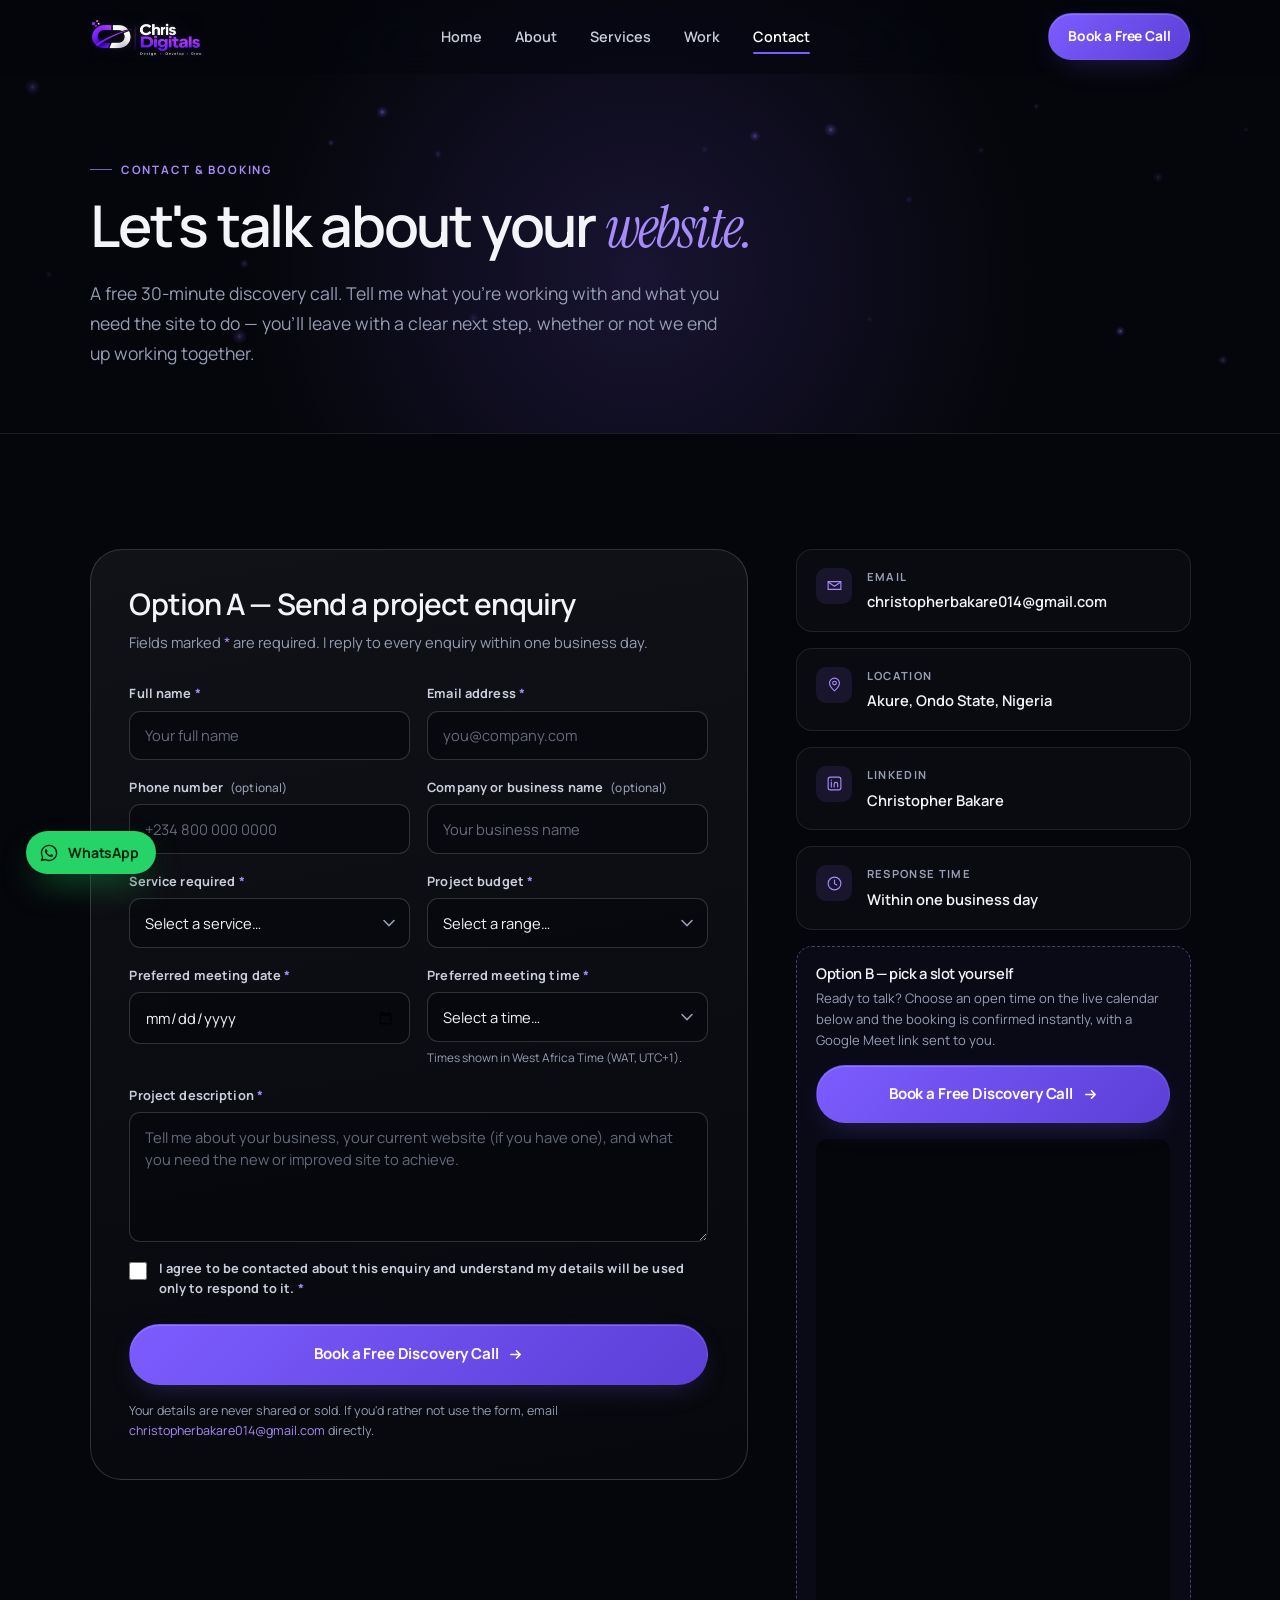
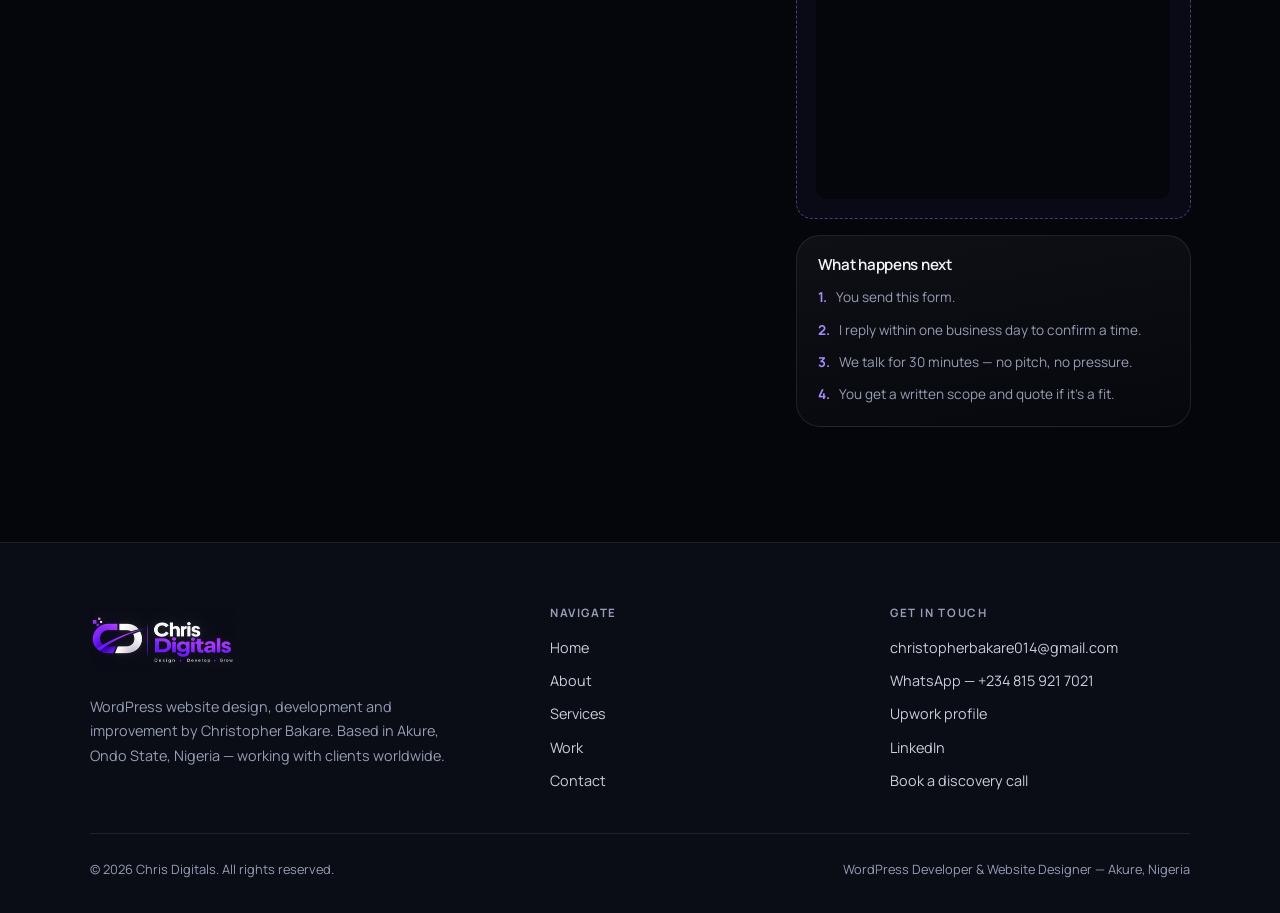
<file: contact.html>
<!DOCTYPE html>
<html lang="en">
<head>
<meta charset="utf-8">
<meta name="viewport" content="width=device-width, initial-scale=1">
<title>Book a Free Discovery Call — Christopher Bakare, WordPress Developer</title>
<meta name="description" content="Book a free 30-minute discovery call with Christopher Bakare, WordPress developer. Tell me about your WordPress website design, redesign or improvement project and get a clear next step.">
<meta name="author" content="Christopher Bakare">
<meta name="robots" content="index, follow">
<link rel="canonical" href="https://chrisdigitals.com/contact.html">

<meta property="og:type" content="website">
<meta property="og:site_name" content="Chris Digitals">
<meta property="og:title" content="Book a Free Discovery Call — Christopher Bakare">
<meta property="og:description" content="A free 30-minute call about your WordPress project. No obligation, no sales pitch.">
<meta property="og:url" content="https://chrisdigitals.com/contact.html">
<meta property="og:image" content="https://chrisdigitals.com/images/og-image.jpg">
<meta name="twitter:card" content="summary_large_image">
<meta name="theme-color" content="#05060b">
<link rel="icon" href="data:image/svg+xml,%3Csvg xmlns='http://www.w3.org/2000/svg' viewBox='0 0 64 64'%3E%3Crect width='64' height='64' rx='14' fill='%237c5cff'/%3E%3Ctext x='32' y='44' font-family='Georgia,serif' font-size='34' fill='white' text-anchor='middle'%3EC%3C/text%3E%3C/svg%3E">

<link rel="preconnect" href="https://fonts.googleapis.com">
<link rel="preconnect" href="https://fonts.gstatic.com" crossorigin>
<link href="https://fonts.googleapis.com/css2?family=Manrope:wght@400;500;600;700;800&family=Instrument+Serif:ital@0;1&display=swap" rel="stylesheet">
<link rel="stylesheet" href="assets/css/styles.css">
<link rel="stylesheet" href="assets/css/motion.css">

<script type="application/ld+json">
{
  "@context": "https://schema.org",
  "@type": "ContactPage",
  "name": "Book a Free Discovery Call",
  "url": "https://chrisdigitals.com/contact.html",
  "mainEntity": {
    "@type": "Person",
    "name": "Christopher Bakare",
    "jobTitle": "WordPress Developer & Website Designer",
    "email": "christopherbakare014@gmail.com",
    "address": {
      "@type": "PostalAddress",
      "addressLocality": "Akure",
      "addressRegion": "Ondo State",
      "addressCountry": "NG"
    }
  }
}
</script>
</head>
<body>
<a class="skip-link" href="#main">Skip to content</a>

<header class="site-header">
  <div class="container header__inner">
    <a class="brand" href="index.html">
      <img class="brand__logo" src="assets/images/logo-header.png" alt="Chris Digitals — WordPress Developer and Website Designer" width="113" height="50" decoding="async">
    </a>
    <nav class="nav" aria-label="Primary">
      <a class="nav__link" href="index.html">Home</a>
      <a class="nav__link" href="about.html">About</a>
      <a class="nav__link" href="services.html">Services</a>
      <a class="nav__link" href="work.html">Work</a>
      <a class="nav__link" href="contact.html" aria-current="page">Contact</a>
    </nav>
    <div class="header__actions">
      <a class="btn btn--primary btn--sm" href="https://calendly.com/christopherbakare26/30min" data-calendly target="_blank" rel="noopener noreferrer">Book a Free Call</a>
      <button class="nav-toggle" type="button" aria-expanded="false" aria-controls="mobile-nav" aria-label="Open menu">
        <span></span><span></span><span></span>
      </button>
    </div>
  </div>
</header>

<nav class="mobile-nav" id="mobile-nav" aria-label="Mobile">
  <a href="index.html">Home</a>
  <a href="about.html">About</a>
  <a href="services.html">Services</a>
  <a href="work.html">Work</a>
  <a href="contact.html" aria-current="page">Contact</a>
  <a class="btn btn--primary btn--block" href="https://calendly.com/christopherbakare26/30min" data-calendly target="_blank" rel="noopener noreferrer">Book a Free Discovery Call</a>
</nav>

<main id="main">

  <section class="page-hero">
    <canvas class="page-hero__particles" aria-hidden="true"></canvas>
    <div class="container">
      <div class="page-hero__inner">
        <span class="eyebrow">Contact &amp; booking</span>
        <h1 class="page-hero__title">Let's talk about your <em>website.</em></h1>
        <p class="page-hero__lead">
          A free 30-minute discovery call. Tell me what you're working with and what
          you need the site to do — you'll leave with a clear next step, whether or
          not we end up working together.
        </p>
      </div>
    </div>
  </section>

  <section class="section">
    <div class="container">
      <div class="contact-grid">

        <!-- ============ FORM ============ -->
        <div class="form-card reveal">
          <h2 class="section__title" style="font-size:clamp(1.4rem,2.6vw,1.85rem);margin-bottom:0.6rem">
            Option A — Send a project enquiry
          </h2>
          <p style="color:var(--muted);font-size:0.92rem;margin-bottom:1.8rem">
            Fields marked <span style="color:var(--violet-2)">*</span> are required.
            I reply to every enquiry within one business day.
          </p>

          <form id="enquiry-form" novalidate>
            <!-- Honeypot: hidden from people, filled in by bots. -->
            <div class="hp-field" aria-hidden="true">
              <label for="company_website">Company website</label>
              <input type="text" id="company_website" name="company_website" tabindex="-1" autocomplete="off">
            </div>
            <div class="form-grid">

              <div class="field">
                <label for="fullName">Full name <span class="req" aria-hidden="true">*</span></label>
                <input type="text" id="fullName" name="fullName" autocomplete="name"
                       placeholder="Your full name" required aria-describedby="err-fullName">
                <span class="field__error" id="err-fullName" role="alert"></span>
              </div>

              <div class="field">
                <label for="email">Email address <span class="req" aria-hidden="true">*</span></label>
                <input type="email" id="email" name="email" autocomplete="email"
                       placeholder="you@company.com" required aria-describedby="err-email">
                <span class="field__error" id="err-email" role="alert"></span>
              </div>

              <div class="field">
                <label for="phone">Phone number <span class="opt">(optional)</span></label>
                <input type="tel" id="phone" name="phone" autocomplete="tel"
                       placeholder="+234 800 000 0000" aria-describedby="err-phone">
                <span class="field__error" id="err-phone" role="alert"></span>
              </div>

              <div class="field">
                <label for="company">Company or business name <span class="opt">(optional)</span></label>
                <input type="text" id="company" name="company" autocomplete="organization"
                       placeholder="Your business name">
              </div>

              <div class="field">
                <label for="service">Service required <span class="req" aria-hidden="true">*</span></label>
                <select id="service" name="service" required aria-describedby="err-service">
                  <option value="">Select a service…</option>
                  <option value="WordPress Website Design">WordPress Website Design</option>
                  <option value="WordPress Website Redesign">WordPress Website Redesign</option>
                  <option value="Divi Website Design and Customization">Divi Website Design &amp; Customization</option>
                  <option value="Elementor Website Design">Elementor Website Design</option>
                  <option value="Landing Page Design">Landing Page Design</option>
                  <option value="WooCommerce Website Development">WooCommerce Website Development</option>
                  <option value="Website Maintenance and Bug Fixes">Website Maintenance &amp; Bug Fixes</option>
                  <option value="Website Improvements and Optimization">Website Improvements &amp; Optimization</option>
                  <option value="Not sure yet">Not sure yet — need advice</option>
                </select>
                <span class="field__error" id="err-service" role="alert"></span>
              </div>

              <div class="field">
                <label for="budget">Project budget <span class="req" aria-hidden="true">*</span></label>
                <select id="budget" name="budget" required aria-describedby="err-budget">
                  <option value="">Select a range…</option>
                  <option value="Under $300">Under $300</option>
                  <option value="$300 – $700">$300 – $700</option>
                  <option value="$700 – $1,500">$700 – $1,500</option>
                  <option value="$1,500 – $3,000">$1,500 – $3,000</option>
                  <option value="$3,000+">$3,000+</option>
                  <option value="Not sure yet">Not sure yet</option>
                </select>
                <span class="field__error" id="err-budget" role="alert"></span>
              </div>

              <div class="field">
                <label for="meetingDate">Preferred meeting date <span class="req" aria-hidden="true">*</span></label>
                <input type="date" id="meetingDate" name="meetingDate" required aria-describedby="err-meetingDate">
                <span class="field__error" id="err-meetingDate" role="alert"></span>
              </div>

              <div class="field">
                <label for="meetingTime">Preferred meeting time <span class="req" aria-hidden="true">*</span></label>
                <select id="meetingTime" name="meetingTime" required aria-describedby="err-meetingTime">
                  <option value="">Select a time…</option>
                  <option value="09:00 – 10:00 (WAT)">09:00 – 10:00 (WAT)</option>
                  <option value="10:00 – 11:00 (WAT)">10:00 – 11:00 (WAT)</option>
                  <option value="11:00 – 12:00 (WAT)">11:00 – 12:00 (WAT)</option>
                  <option value="12:00 – 13:00 (WAT)">12:00 – 13:00 (WAT)</option>
                  <option value="14:00 – 15:00 (WAT)">14:00 – 15:00 (WAT)</option>
                  <option value="15:00 – 16:00 (WAT)">15:00 – 16:00 (WAT)</option>
                  <option value="16:00 – 17:00 (WAT)">16:00 – 17:00 (WAT)</option>
                  <option value="Flexible">I'm flexible</option>
                </select>
                <span class="field__error" id="err-meetingTime" role="alert"></span>
                <span class="field__hint">Times shown in West Africa Time (WAT, UTC+1).</span>
              </div>

              <div class="field field--full">
                <label for="description">Project description <span class="req" aria-hidden="true">*</span></label>
                <textarea id="description" name="description" required
                          placeholder="Tell me about your business, your current website (if you have one), and what you need the new or improved site to achieve."
                          aria-describedby="err-description"></textarea>
                <span class="field__error" id="err-description" role="alert"></span>
              </div>

              <div class="field field--full">
                <label class="checkbox" for="consent">
                  <input type="checkbox" id="consent" name="consent" required aria-describedby="err-consent">
                  <span>
                    I agree to be contacted about this enquiry and understand my details
                    will be used only to respond to it. <span class="req" aria-hidden="true">*</span>
                  </span>
                </label>
                <span class="field__error" id="err-consent" role="alert"></span>
              </div>

            </div>

            <div style="margin-top:1.6rem">
              <button type="submit" class="btn btn--primary btn--block" style="padding:1.05rem 1.6rem">
                Book a Free Discovery Call
                <svg class="arrow" width="15" height="15" viewBox="0 0 16 16" fill="none" aria-hidden="true">
                  <path d="M3 8h10M9 4l4 4-4 4" stroke="currentColor" stroke-width="1.7" stroke-linecap="round" stroke-linejoin="round"/>
                </svg>
              </button>
            </div>

            <div class="form-status" id="form-status" aria-live="polite"></div>

            <p class="form-note">
              Your details are never shared or sold. If you'd rather not use the form,
              email <a href="mailto:christopherbakare014@gmail.com" style="color:var(--violet-2)">christopherbakare014@gmail.com</a>
              directly.
            </p>
          </form>
        </div>

        <!-- ============ SIDEBAR ============ -->
        <aside class="contact-side reveal">
          <div class="contact-item">
            <span class="contact-item__icon" aria-hidden="true">
              <svg width="17" height="17" viewBox="0 0 24 24" fill="none"><path d="M3 6.5h18v11H3z" stroke="currentColor" stroke-width="1.6"/><path d="M3 7l9 6 9-6" stroke="currentColor" stroke-width="1.6" stroke-linejoin="round"/></svg>
            </span>
            <div>
              <div class="contact-item__label">Email</div>
              <div class="contact-item__value">
                <a href="mailto:christopherbakare014@gmail.com">christopherbakare014@gmail.com</a>
              </div>
            </div>
          </div>

          <div class="contact-item">
            <span class="contact-item__icon" aria-hidden="true">
              <svg width="17" height="17" viewBox="0 0 24 24" fill="none"><path d="M12 21s7-5.9 7-11a7 7 0 10-14 0c0 5.1 7 11 7 11z" stroke="currentColor" stroke-width="1.6"/><circle cx="12" cy="10" r="2.6" stroke="currentColor" stroke-width="1.6"/></svg>
            </span>
            <div>
              <div class="contact-item__label">Location</div>
              <div class="contact-item__value">Akure, Ondo State, Nigeria</div>
            </div>
          </div>

          <div class="contact-item">
            <span class="contact-item__icon" aria-hidden="true">
              <svg width="17" height="17" viewBox="0 0 24 24" fill="none"><rect x="3" y="3" width="18" height="18" rx="3" stroke="currentColor" stroke-width="1.6"/><path d="M7.5 10v7M7.5 7.2v.1M11.5 17v-4a2.5 2.5 0 015 0v4" stroke="currentColor" stroke-width="1.6" stroke-linecap="round"/></svg>
            </span>
            <div>
              <div class="contact-item__label">LinkedIn</div>
              <div class="contact-item__value">
                <a href="https://linkedin.com/in/christopher-bakare-b3a78736a" target="_blank" rel="noopener noreferrer">Christopher Bakare</a>
              </div>
            </div>
          </div>

          <div class="contact-item">
            <span class="contact-item__icon" aria-hidden="true">
              <svg width="17" height="17" viewBox="0 0 24 24" fill="none"><circle cx="12" cy="12" r="9" stroke="currentColor" stroke-width="1.6"/><path d="M12 7v5.2l3.2 2" stroke="currentColor" stroke-width="1.6" stroke-linecap="round"/></svg>
            </span>
            <div>
              <div class="contact-item__label">Response time</div>
              <div class="contact-item__value">Within one business day</div>
            </div>
          </div>

          <!-- ============ BOOKING INTEGRATION SLOT ============ -->
          <div class="booking-slot">
            <h2 class="booking-slot__title">Option B — pick a slot yourself</h2>
            <p class="booking-slot__text">
              Ready to talk? Choose an open time on the live calendar below and the
              booking is confirmed instantly, with a Google Meet link sent to you.
            </p>
            <a class="btn btn--primary btn--block" href="https://calendly.com/christopherbakare26/30min"
               data-calendly target="_blank" rel="noopener noreferrer" style="margin-top:0.9rem">
              Book a Free Discovery Call
              <svg class="arrow" width="15" height="15" viewBox="0 0 16 16" fill="none" aria-hidden="true">
                <path d="M3 8h10M9 4l4 4-4 4" stroke="currentColor" stroke-width="1.7" stroke-linecap="round" stroke-linejoin="round"/>
              </svg>
            </a>
            <div class="booking-slot__embed" data-booking-embed></div>
          </div>

          <div class="card" style="padding:1.3rem">
            <h2 class="card__title" style="font-size:0.95rem">What happens next</h2>
            <ol style="display:grid;gap:0.7rem;margin-top:0.9rem;counter-reset:step">
              <li style="display:flex;gap:0.6rem;font-size:0.85rem;color:var(--muted);line-height:1.55">
                <span style="color:var(--violet-2);font-weight:700">1.</span>
                You send this form.
              </li>
              <li style="display:flex;gap:0.6rem;font-size:0.85rem;color:var(--muted);line-height:1.55">
                <span style="color:var(--violet-2);font-weight:700">2.</span>
                I reply within one business day to confirm a time.
              </li>
              <li style="display:flex;gap:0.6rem;font-size:0.85rem;color:var(--muted);line-height:1.55">
                <span style="color:var(--violet-2);font-weight:700">3.</span>
                We talk for 30 minutes — no pitch, no pressure.
              </li>
              <li style="display:flex;gap:0.6rem;font-size:0.85rem;color:var(--muted);line-height:1.55">
                <span style="color:var(--violet-2);font-weight:700">4.</span>
                You get a written scope and quote if it's a fit.
              </li>
            </ol>
          </div>
        </aside>

      </div>
    </div>
  </section>

</main>

<footer class="site-footer">
  <div class="container">
    <div class="footer__grid">
      <div>
        <a class="brand brand--footer" href="index.html">
          <img class="brand__logo" src="assets/images/logo-footer.png" alt="Chris Digitals — WordPress Developer and Website Designer" width="144" height="64" loading="lazy" decoding="async">
        </a>
        <p class="footer__about">
          WordPress website design, development and improvement by Christopher Bakare.
          Based in Akure, Ondo State, Nigeria — working with clients worldwide.
        </p>
      </div>
      <div>
        <h2 class="footer__title">Navigate</h2>
        <div class="footer__links">
          <a href="index.html">Home</a>
          <a href="about.html">About</a>
          <a href="services.html">Services</a>
          <a href="work.html">Work</a>
          <a href="contact.html">Contact</a>
        </div>
      </div>
      <div>
        <h2 class="footer__title">Get in touch</h2>
        <div class="footer__links">
          <a href="mailto:christopherbakare014@gmail.com">christopherbakare014@gmail.com</a>
          <a href="https://wa.me/2348159217021?text=Hello%20Chris%2C%20I%20visited%20your%20portfolio%20website%20and%20would%20like%20to%20discuss%20a%20project%20with%20you." target="_blank" rel="noopener noreferrer">WhatsApp — +234 815 921 7021</a>
          <a href="https://www.upwork.com/freelancers/~013d6e500fb8a19889?mp_source=share" target="_blank" rel="noopener noreferrer">Upwork profile</a>
          <a href="https://linkedin.com/in/christopher-bakare-b3a78736a" target="_blank" rel="noopener noreferrer">LinkedIn</a>
          <a href="contact.html">Book a discovery call</a>
        </div>
      </div>
    </div>
    <div class="footer__bottom">
      <span>&copy; <span data-year>2026</span> Chris Digitals. All rights reserved.</span>
      <span>WordPress Developer &amp; Website Designer — Akure, Nigeria</span>
    </div>
  </div>
</footer>

<a class="wa-float" href="https://wa.me/2348159217021?text=Hello%20Chris%2C%20I%20visited%20your%20portfolio%20website%20and%20would%20like%20to%20discuss%20a%20project%20with%20you." target="_blank" rel="noopener noreferrer" aria-label="Chat with Christopher Bakare on WhatsApp">
  <svg width="20" height="20" viewBox="0 0 24 24" fill="currentColor" aria-hidden="true"><path d="M12.04 2C6.58 2 2.13 6.45 2.13 11.91c0 1.75.46 3.46 1.32 4.96L2 22l5.25-1.38a9.9 9.9 0 004.79 1.22h.01c5.46 0 9.91-4.45 9.91-9.91 0-2.65-1.03-5.14-2.9-7.01A9.82 9.82 0 0012.04 2zm0 1.67c2.2 0 4.27.86 5.83 2.42a8.2 8.2 0 012.41 5.82c0 4.54-3.7 8.24-8.25 8.24a8.2 8.2 0 01-4.19-1.15l-.3-.18-3.12.82.83-3.04-.2-.31a8.19 8.19 0 01-1.26-4.38c0-4.54 3.7-8.24 8.25-8.24zM8.53 7.33c-.17 0-.44.06-.67.31-.23.25-.88.86-.88 2.1 0 1.23.9 2.42 1.03 2.59.13.17 1.75 2.8 4.23 3.81 2.06.84 2.48.67 2.93.63.45-.04 1.45-.59 1.65-1.16.2-.57.2-1.06.14-1.16-.06-.1-.23-.16-.48-.29-.25-.12-1.45-.72-1.68-.8-.23-.08-.39-.12-.56.13-.17.25-.64.8-.79.97-.14.16-.29.19-.54.06-.25-.12-1.05-.39-2-1.23-.74-.66-1.24-1.47-1.38-1.72-.14-.25-.02-.39.11-.51.11-.11.25-.29.37-.44.12-.14.16-.25.25-.41.08-.17.04-.31-.02-.44-.06-.12-.55-1.33-.76-1.82-.2-.48-.4-.42-.55-.42-.14 0-.3-.02-.46-.02z"/></svg>
  <span class="wa-float__label">WhatsApp</span>
</a>

<script src="assets/js/config.js" defer></script>
<script src="assets/js/motion.js" defer></script>
<script src="assets/js/app.js" defer></script>
</body>
</html>
</file>
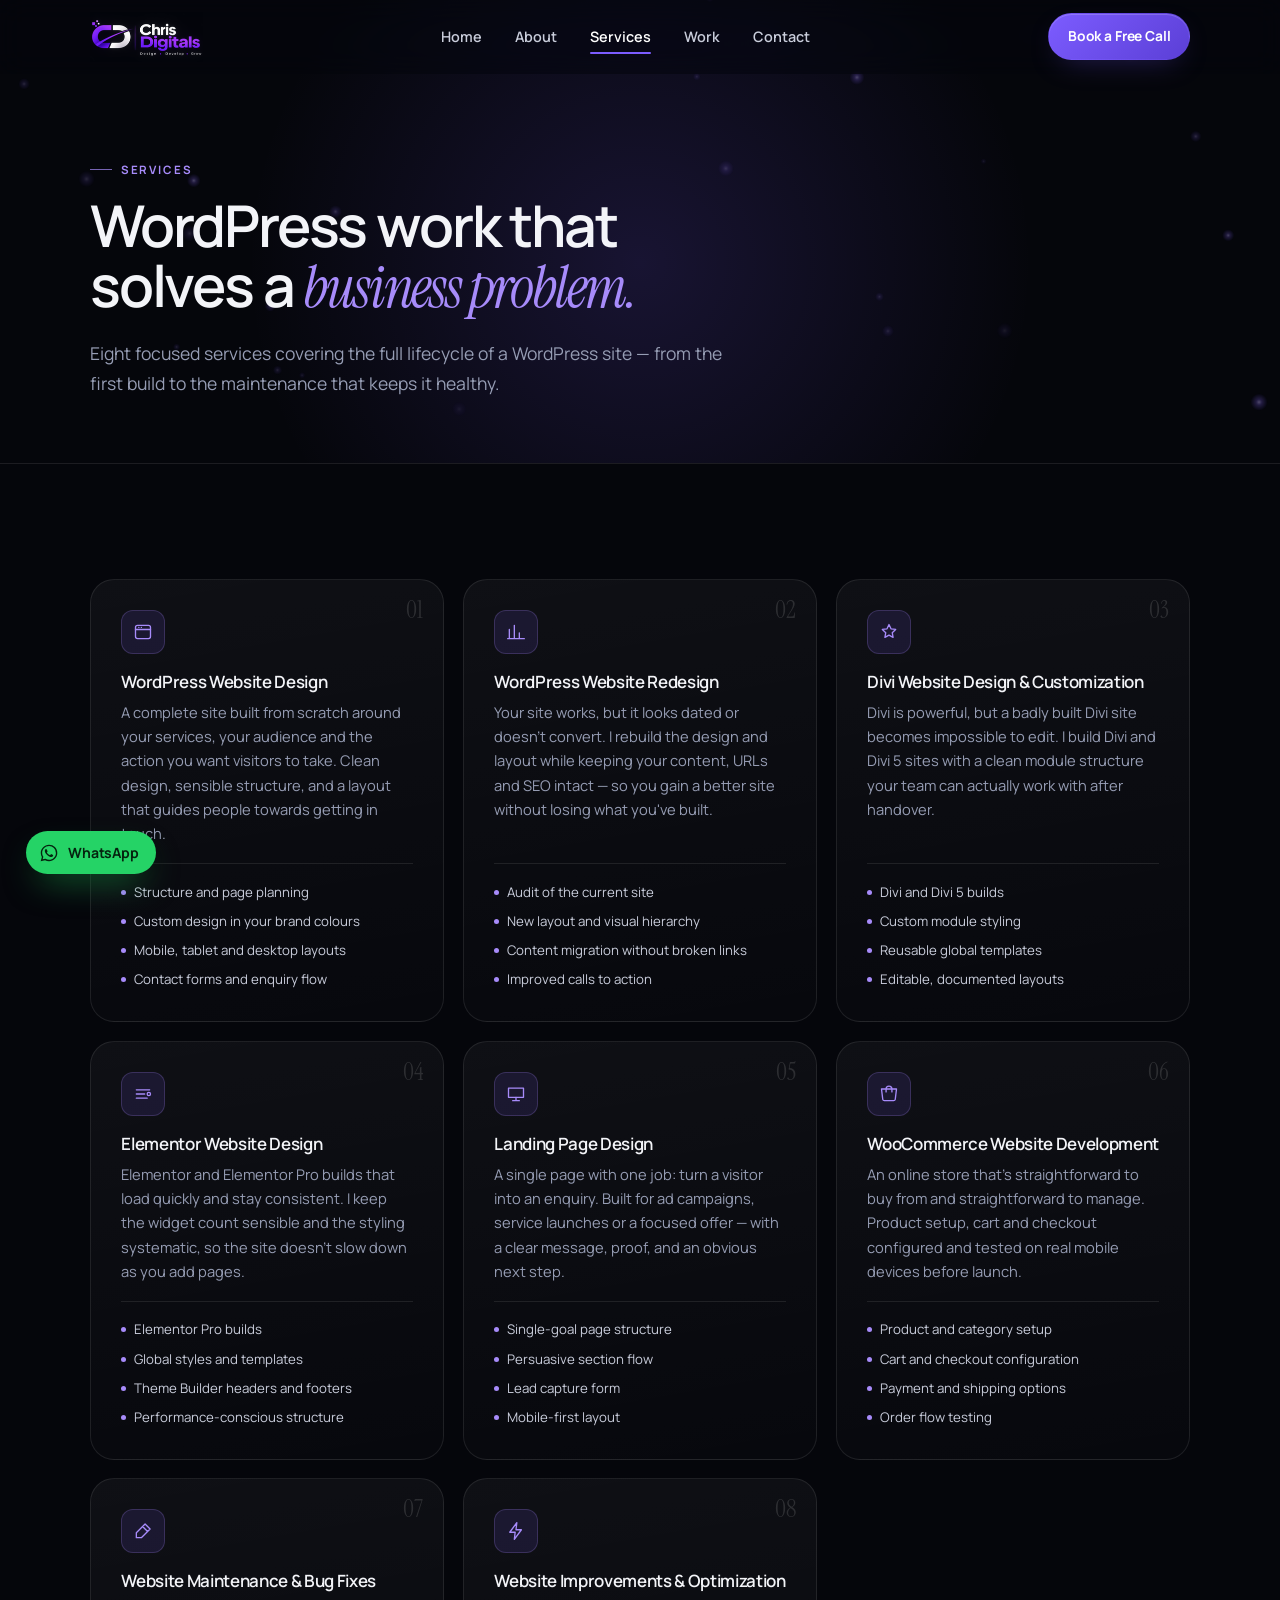
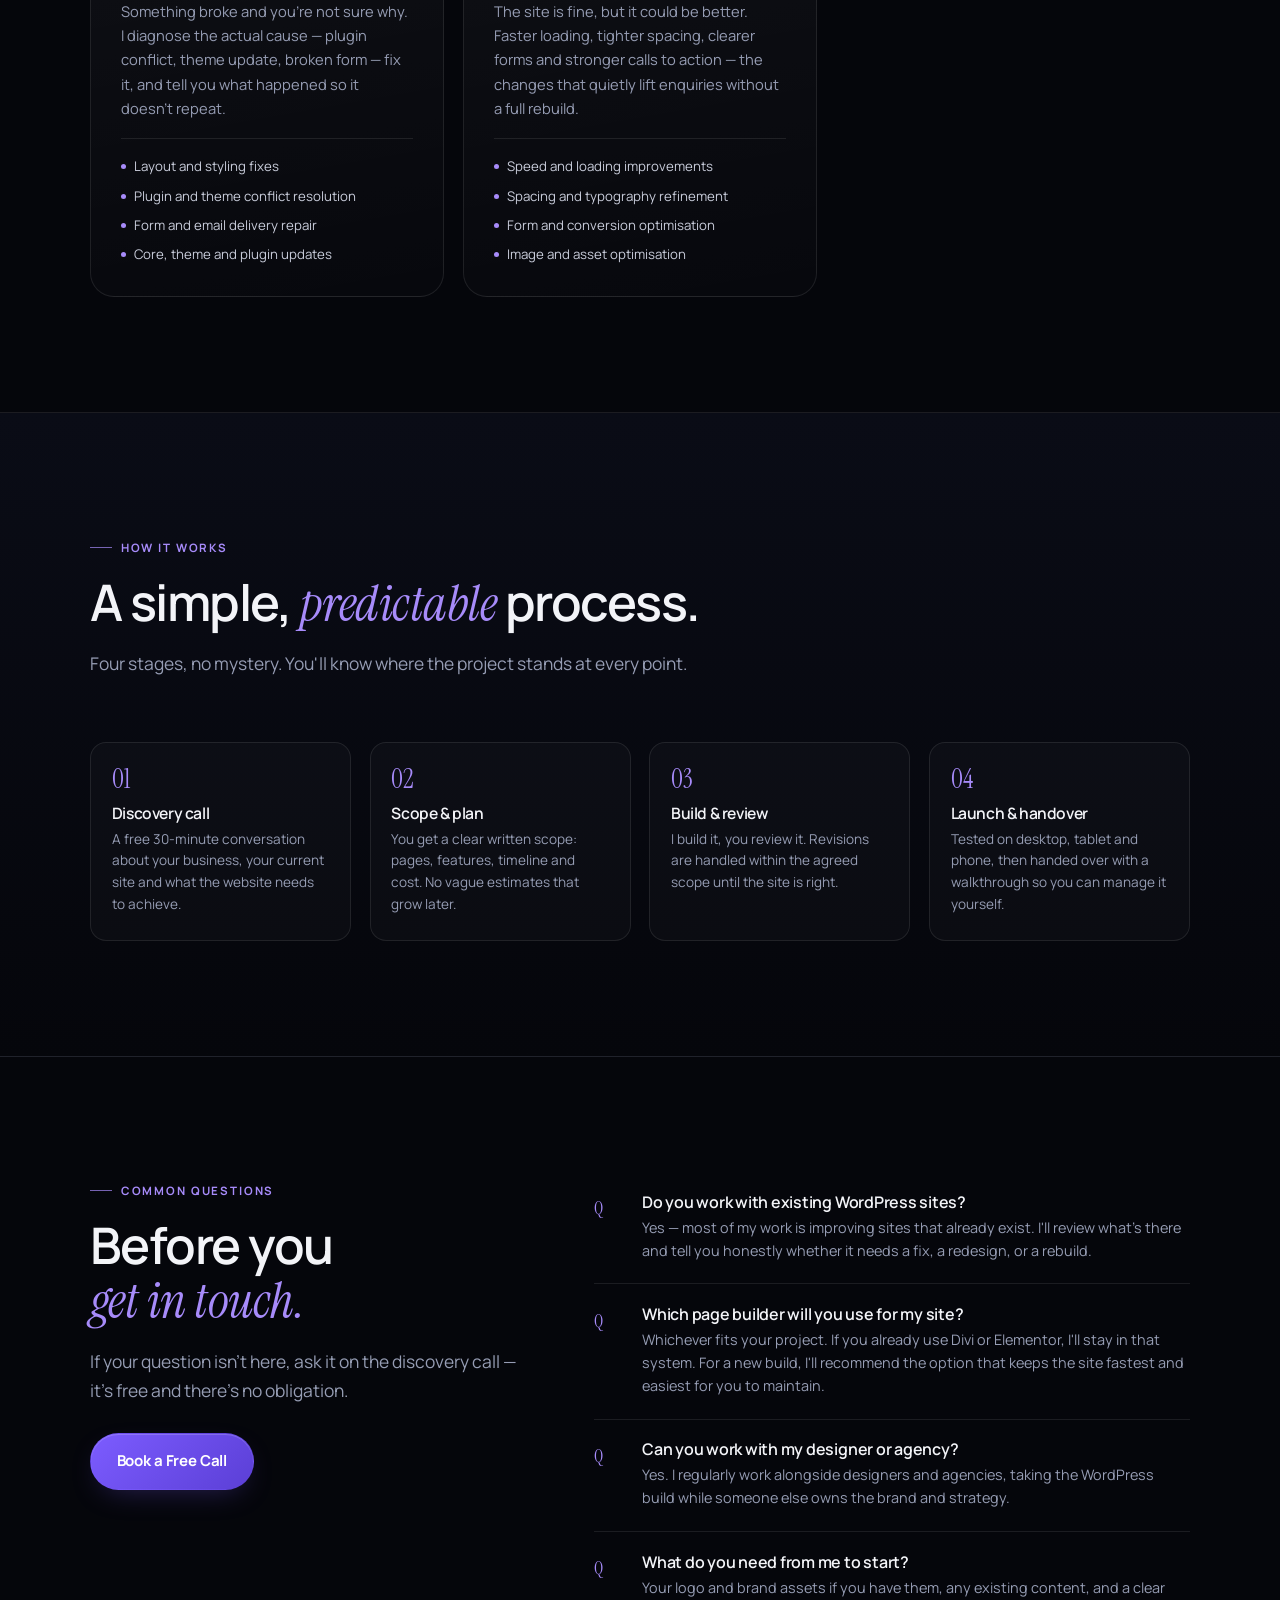
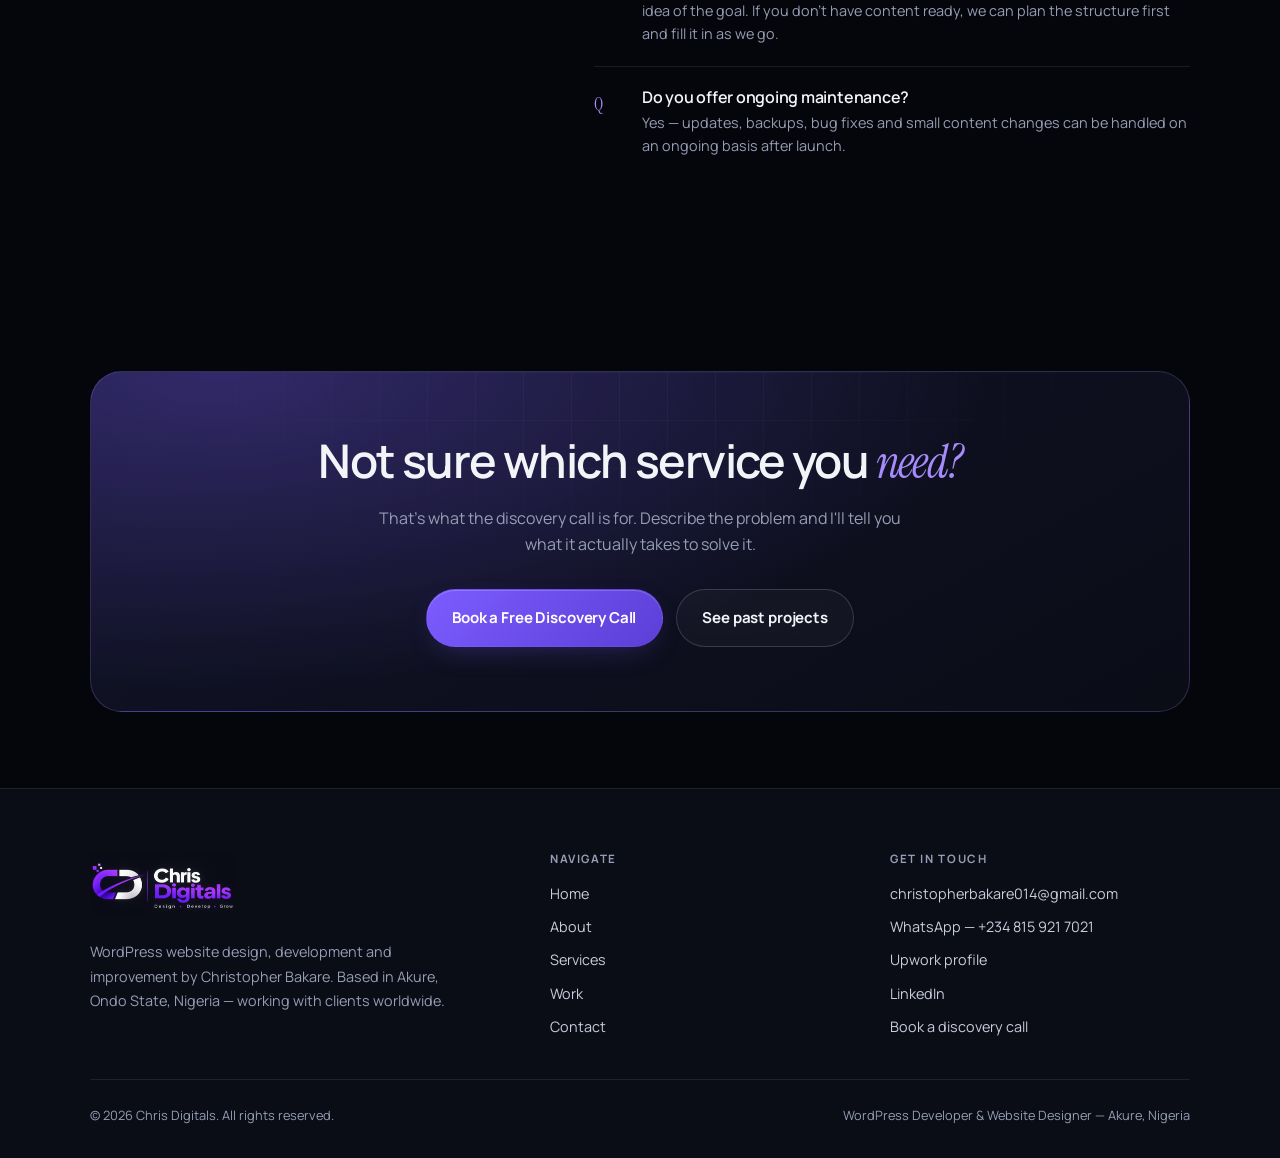
<file: services.html>
<!DOCTYPE html>
<html lang="en">
<head>
<meta charset="utf-8">
<meta name="viewport" content="width=device-width, initial-scale=1">
<title>WordPress Services — Design, Redesign, Divi, Elementor &amp; WooCommerce</title>
<meta name="description" content="WordPress website design, redesign, Divi and Elementor builds, landing pages, WooCommerce development, maintenance, bug fixes and performance improvements by Christopher Bakare.">
<meta name="author" content="Christopher Bakare">
<meta name="robots" content="index, follow">
<link rel="canonical" href="https://chrisdigitals.com/services.html">

<meta property="og:type" content="website">
<meta property="og:site_name" content="Chris Digitals">
<meta property="og:title" content="WordPress Services — Design, Redesign, Divi, Elementor &amp; WooCommerce">
<meta property="og:description" content="Eight focused WordPress services: design, redesign, Divi, Elementor, landing pages, WooCommerce, maintenance and optimization.">
<meta property="og:url" content="https://chrisdigitals.com/services.html">
<meta property="og:image" content="https://chrisdigitals.com/images/og-image.jpg">
<meta name="twitter:card" content="summary_large_image">
<meta name="theme-color" content="#05060b">
<link rel="icon" href="data:image/svg+xml,%3Csvg xmlns='http://www.w3.org/2000/svg' viewBox='0 0 64 64'%3E%3Crect width='64' height='64' rx='14' fill='%237c5cff'/%3E%3Ctext x='32' y='44' font-family='Georgia,serif' font-size='34' fill='white' text-anchor='middle'%3EC%3C/text%3E%3C/svg%3E">

<link rel="preconnect" href="https://fonts.googleapis.com">
<link rel="preconnect" href="https://fonts.gstatic.com" crossorigin>
<link href="https://fonts.googleapis.com/css2?family=Manrope:wght@400;500;600;700;800&family=Instrument+Serif:ital@0;1&display=swap" rel="stylesheet">
<link rel="stylesheet" href="assets/css/styles.css">
<link rel="stylesheet" href="assets/css/motion.css">

<script type="application/ld+json">
{
  "@context": "https://schema.org",
  "@type": "ItemList",
  "name": "WordPress Services by Chris Digitals",
  "itemListElement": [
    { "@type": "Service", "position": 1, "name": "WordPress Website Design", "provider": { "@type": "Person", "name": "Christopher Bakare" } },
    { "@type": "Service", "position": 2, "name": "WordPress Website Redesign", "provider": { "@type": "Person", "name": "Christopher Bakare" } },
    { "@type": "Service", "position": 3, "name": "Divi Website Design and Customization", "provider": { "@type": "Person", "name": "Christopher Bakare" } },
    { "@type": "Service", "position": 4, "name": "Elementor Website Design", "provider": { "@type": "Person", "name": "Christopher Bakare" } },
    { "@type": "Service", "position": 5, "name": "Landing Page Design", "provider": { "@type": "Person", "name": "Christopher Bakare" } },
    { "@type": "Service", "position": 6, "name": "WooCommerce Website Development", "provider": { "@type": "Person", "name": "Christopher Bakare" } },
    { "@type": "Service", "position": 7, "name": "Website Maintenance and Bug Fixes", "provider": { "@type": "Person", "name": "Christopher Bakare" } },
    { "@type": "Service", "position": 8, "name": "Website Improvements and Optimization", "provider": { "@type": "Person", "name": "Christopher Bakare" } }
  ]
}
</script>
</head>
<body>
<a class="skip-link" href="#main">Skip to content</a>

<header class="site-header">
  <div class="container header__inner">
    <a class="brand" href="index.html">
      <img class="brand__logo" src="assets/images/logo-header.png" alt="Chris Digitals — WordPress Developer and Website Designer" width="113" height="50" decoding="async">
    </a>
    <nav class="nav" aria-label="Primary">
      <a class="nav__link" href="index.html">Home</a>
      <a class="nav__link" href="about.html">About</a>
      <a class="nav__link" href="services.html" aria-current="page">Services</a>
      <a class="nav__link" href="work.html">Work</a>
      <a class="nav__link" href="contact.html">Contact</a>
    </nav>
    <div class="header__actions">
      <a class="btn btn--primary btn--sm" href="contact.html">Book a Free Call</a>
      <button class="nav-toggle" type="button" aria-expanded="false" aria-controls="mobile-nav" aria-label="Open menu">
        <span></span><span></span><span></span>
      </button>
    </div>
  </div>
</header>

<nav class="mobile-nav" id="mobile-nav" aria-label="Mobile">
  <a href="index.html">Home</a>
  <a href="about.html">About</a>
  <a href="services.html" aria-current="page">Services</a>
  <a href="work.html">Work</a>
  <a href="contact.html">Contact</a>
  <a class="btn btn--primary btn--block" href="contact.html">Book a Free Discovery Call</a>
</nav>

<main id="main">

  <section class="page-hero">
    <canvas class="page-hero__particles" aria-hidden="true"></canvas>
    <div class="container">
      <div class="page-hero__inner">
        <span class="eyebrow">Services</span>
        <h1 class="page-hero__title">WordPress work that solves a <em>business problem.</em></h1>
        <p class="page-hero__lead">
          Eight focused services covering the full lifecycle of a WordPress site —
          from the first build to the maintenance that keeps it healthy.
        </p>
      </div>
    </div>
  </section>

  <section class="section">
    <div class="container">
      <div class="grid grid--3">

        <article class="card service-card reveal">
          <span class="card__num" aria-hidden="true">01</span>
          <div class="card__icon" aria-hidden="true">
            <svg width="20" height="20" viewBox="0 0 24 24" fill="none"><rect x="3" y="4" width="18" height="16" rx="2.5" stroke="currentColor" stroke-width="1.6"/><path d="M3 9h18M7 6.5h.01M10 6.5h.01" stroke="currentColor" stroke-width="1.6" stroke-linecap="round"/></svg>
          </div>
          <h2 class="card__title">WordPress Website Design</h2>
          <p class="card__text">
            A complete site built from scratch around your services, your audience and
            the action you want visitors to take. Clean design, sensible structure,
            and a layout that guides people towards getting in touch.
          </p>
          <ul class="service-card__list">
            <li>Structure and page planning</li>
            <li>Custom design in your brand colours</li>
            <li>Mobile, tablet and desktop layouts</li>
            <li>Contact forms and enquiry flow</li>
          </ul>
        </article>

        <article class="card service-card reveal">
          <span class="card__num" aria-hidden="true">02</span>
          <div class="card__icon" aria-hidden="true">
            <svg width="20" height="20" viewBox="0 0 24 24" fill="none"><path d="M4 20V9M10 20V4M16 20v-7M22 20H2" stroke="currentColor" stroke-width="1.6" stroke-linecap="round"/></svg>
          </div>
          <h2 class="card__title">WordPress Website Redesign</h2>
          <p class="card__text">
            Your site works, but it looks dated or doesn't convert. I rebuild the
            design and layout while keeping your content, URLs and SEO intact — so
            you gain a better site without losing what you've built.
          </p>
          <ul class="service-card__list">
            <li>Audit of the current site</li>
            <li>New layout and visual hierarchy</li>
            <li>Content migration without broken links</li>
            <li>Improved calls to action</li>
          </ul>
        </article>

        <article class="card service-card reveal">
          <span class="card__num" aria-hidden="true">03</span>
          <div class="card__icon" aria-hidden="true">
            <svg width="20" height="20" viewBox="0 0 24 24" fill="none"><path d="M12 3l2.4 5.2 5.6.7-4.1 3.9 1 5.6L12 15.7 7.1 18.4l1-5.6L4 8.9l5.6-.7L12 3z" stroke="currentColor" stroke-width="1.6" stroke-linejoin="round"/></svg>
          </div>
          <h2 class="card__title">Divi Website Design &amp; Customization</h2>
          <p class="card__text">
            Divi is powerful, but a badly built Divi site becomes impossible to edit.
            I build Divi and Divi 5 sites with a clean module structure your team can
            actually work with after handover.
          </p>
          <ul class="service-card__list">
            <li>Divi and Divi 5 builds</li>
            <li>Custom module styling</li>
            <li>Reusable global templates</li>
            <li>Editable, documented layouts</li>
          </ul>
        </article>

        <article class="card service-card reveal">
          <span class="card__num" aria-hidden="true">04</span>
          <div class="card__icon" aria-hidden="true">
            <svg width="20" height="20" viewBox="0 0 24 24" fill="none"><path d="M4 7h16M4 12h10M4 17h13" stroke="currentColor" stroke-width="1.6" stroke-linecap="round"/><circle cx="19" cy="12" r="2" stroke="currentColor" stroke-width="1.6"/></svg>
          </div>
          <h2 class="card__title">Elementor Website Design</h2>
          <p class="card__text">
            Elementor and Elementor Pro builds that load quickly and stay consistent.
            I keep the widget count sensible and the styling systematic, so the site
            doesn't slow down as you add pages.
          </p>
          <ul class="service-card__list">
            <li>Elementor Pro builds</li>
            <li>Global styles and templates</li>
            <li>Theme Builder headers and footers</li>
            <li>Performance-conscious structure</li>
          </ul>
        </article>

        <article class="card service-card reveal">
          <span class="card__num" aria-hidden="true">05</span>
          <div class="card__icon" aria-hidden="true">
            <svg width="20" height="20" viewBox="0 0 24 24" fill="none"><path d="M3 5h18v11H3z" stroke="currentColor" stroke-width="1.6" stroke-linejoin="round"/><path d="M8 20h8M12 16v4" stroke="currentColor" stroke-width="1.6" stroke-linecap="round"/></svg>
          </div>
          <h2 class="card__title">Landing Page Design</h2>
          <p class="card__text">
            A single page with one job: turn a visitor into an enquiry. Built for ad
            campaigns, service launches or a focused offer — with a clear message,
            proof, and an obvious next step.
          </p>
          <ul class="service-card__list">
            <li>Single-goal page structure</li>
            <li>Persuasive section flow</li>
            <li>Lead capture form</li>
            <li>Mobile-first layout</li>
          </ul>
        </article>

        <article class="card service-card reveal">
          <span class="card__num" aria-hidden="true">06</span>
          <div class="card__icon" aria-hidden="true">
            <svg width="20" height="20" viewBox="0 0 24 24" fill="none"><path d="M3 6h18l-1.5 12.5a2 2 0 01-2 1.5H6.5a2 2 0 01-2-1.5L3 6z" stroke="currentColor" stroke-width="1.6" stroke-linejoin="round"/><path d="M8.5 9.5V6a3.5 3.5 0 017 0v3.5" stroke="currentColor" stroke-width="1.6" stroke-linecap="round"/></svg>
          </div>
          <h2 class="card__title">WooCommerce Website Development</h2>
          <p class="card__text">
            An online store that's straightforward to buy from and straightforward to
            manage. Product setup, cart and checkout configured and tested on real
            mobile devices before launch.
          </p>
          <ul class="service-card__list">
            <li>Product and category setup</li>
            <li>Cart and checkout configuration</li>
            <li>Payment and shipping options</li>
            <li>Order flow testing</li>
          </ul>
        </article>

        <article class="card service-card reveal">
          <span class="card__num" aria-hidden="true">07</span>
          <div class="card__icon" aria-hidden="true">
            <svg width="20" height="20" viewBox="0 0 24 24" fill="none"><path d="M14.5 3.5l6 6-3 3-6-6 3-3z" stroke="currentColor" stroke-width="1.6" stroke-linejoin="round"/><path d="M11.5 6.5L4 14v6h6l7.5-7.5" stroke="currentColor" stroke-width="1.6" stroke-linejoin="round"/></svg>
          </div>
          <h2 class="card__title">Website Maintenance &amp; Bug Fixes</h2>
          <p class="card__text">
            Something broke and you're not sure why. I diagnose the actual cause —
            plugin conflict, theme update, broken form — fix it, and tell you what
            happened so it doesn't repeat.
          </p>
          <ul class="service-card__list">
            <li>Layout and styling fixes</li>
            <li>Plugin and theme conflict resolution</li>
            <li>Form and email delivery repair</li>
            <li>Core, theme and plugin updates</li>
          </ul>
        </article>

        <article class="card service-card reveal">
          <span class="card__num" aria-hidden="true">08</span>
          <div class="card__icon" aria-hidden="true">
            <svg width="20" height="20" viewBox="0 0 24 24" fill="none"><path d="M13 2L4.5 13.5H11l-1 8.5 8.5-11.5H12l1-8.5z" stroke="currentColor" stroke-width="1.6" stroke-linejoin="round"/></svg>
          </div>
          <h2 class="card__title">Website Improvements &amp; Optimization</h2>
          <p class="card__text">
            The site is fine, but it could be better. Faster loading, tighter spacing,
            clearer forms and stronger calls to action — the changes that quietly lift
            enquiries without a full rebuild.
          </p>
          <ul class="service-card__list">
            <li>Speed and loading improvements</li>
            <li>Spacing and typography refinement</li>
            <li>Form and conversion optimisation</li>
            <li>Image and asset optimisation</li>
          </ul>
        </article>

      </div>
    </div>
  </section>

  <!-- ============ PROCESS ============ -->
  <section class="section section--alt">
    <div class="container">
      <div class="section__head reveal">
        <span class="eyebrow">How it works</span>
        <h2 class="section__title">A simple, <em>predictable</em> process.</h2>
        <p class="section__lead">
          Four stages, no mystery. You'll know where the project stands at every point.
        </p>
      </div>

      <div class="process reveal">
        <div class="process__step">
          <div class="process__num">01</div>
          <h3 class="process__title">Discovery call</h3>
          <p class="process__text">
            A free 30-minute conversation about your business, your current site and
            what the website needs to achieve.
          </p>
        </div>
        <div class="process__step">
          <div class="process__num">02</div>
          <h3 class="process__title">Scope &amp; plan</h3>
          <p class="process__text">
            You get a clear written scope: pages, features, timeline and cost. No
            vague estimates that grow later.
          </p>
        </div>
        <div class="process__step">
          <div class="process__num">03</div>
          <h3 class="process__title">Build &amp; review</h3>
          <p class="process__text">
            I build it, you review it. Revisions are handled within the agreed scope
            until the site is right.
          </p>
        </div>
        <div class="process__step">
          <div class="process__num">04</div>
          <h3 class="process__title">Launch &amp; handover</h3>
          <p class="process__text">
            Tested on desktop, tablet and phone, then handed over with a walkthrough
            so you can manage it yourself.
          </p>
        </div>
      </div>
    </div>
  </section>

  <!-- ============ FAQ ============ -->
  <section class="section">
    <div class="container">
      <div class="about-grid">
        <div class="reveal">
          <span class="eyebrow">Common questions</span>
          <h2 class="section__title">Before you <em>get in touch.</em></h2>
          <p class="section__lead">
            If your question isn't here, ask it on the discovery call — it's free and
            there's no obligation.
          </p>
          <div style="margin-top:1.8rem">
            <a class="btn btn--primary" href="contact.html">Book a Free Call</a>
          </div>
        </div>

        <div class="reveal">
          <div class="feature">
            <span class="feature__num">Q</span>
            <div>
              <h3 class="feature__title">Do you work with existing WordPress sites?</h3>
              <p class="feature__text">
                Yes — most of my work is improving sites that already exist. I'll
                review what's there and tell you honestly whether it needs a fix, a
                redesign, or a rebuild.
              </p>
            </div>
          </div>
          <div class="feature">
            <span class="feature__num">Q</span>
            <div>
              <h3 class="feature__title">Which page builder will you use for my site?</h3>
              <p class="feature__text">
                Whichever fits your project. If you already use Divi or Elementor, I'll
                stay in that system. For a new build, I'll recommend the option that
                keeps the site fastest and easiest for you to maintain.
              </p>
            </div>
          </div>
          <div class="feature">
            <span class="feature__num">Q</span>
            <div>
              <h3 class="feature__title">Can you work with my designer or agency?</h3>
              <p class="feature__text">
                Yes. I regularly work alongside designers and agencies, taking the
                WordPress build while someone else owns the brand and strategy.
              </p>
            </div>
          </div>
          <div class="feature">
            <span class="feature__num">Q</span>
            <div>
              <h3 class="feature__title">What do you need from me to start?</h3>
              <p class="feature__text">
                Your logo and brand assets if you have them, any existing content, and
                a clear idea of the goal. If you don't have content ready, we can plan
                the structure first and fill it in as we go.
              </p>
            </div>
          </div>
          <div class="feature">
            <span class="feature__num">Q</span>
            <div>
              <h3 class="feature__title">Do you offer ongoing maintenance?</h3>
              <p class="feature__text">
                Yes — updates, backups, bug fixes and small content changes can be
                handled on an ongoing basis after launch.
              </p>
            </div>
          </div>
        </div>
      </div>
    </div>
  </section>

  <section class="section section--tight">
    <div class="container">
      <div class="cta-band reveal">
        <h2 class="cta-band__title">Not sure which service you <em>need?</em></h2>
        <p class="cta-band__text">
          That's what the discovery call is for. Describe the problem and I'll tell
          you what it actually takes to solve it.
        </p>
        <div class="cta-band__actions">
          <a class="btn btn--primary" href="contact.html">Book a Free Discovery Call</a>
          <a class="btn btn--ghost" href="work.html">See past projects</a>
        </div>
      </div>
    </div>
  </section>

</main>

<footer class="site-footer">
  <div class="container">
    <div class="footer__grid">
      <div>
        <a class="brand brand--footer" href="index.html">
          <img class="brand__logo" src="assets/images/logo-footer.png" alt="Chris Digitals — WordPress Developer and Website Designer" width="144" height="64" loading="lazy" decoding="async">
        </a>
        <p class="footer__about">
          WordPress website design, development and improvement by Christopher Bakare.
          Based in Akure, Ondo State, Nigeria — working with clients worldwide.
        </p>
      </div>
      <div>
        <h2 class="footer__title">Navigate</h2>
        <div class="footer__links">
          <a href="index.html">Home</a>
          <a href="about.html">About</a>
          <a href="services.html">Services</a>
          <a href="work.html">Work</a>
          <a href="contact.html">Contact</a>
        </div>
      </div>
      <div>
        <h2 class="footer__title">Get in touch</h2>
        <div class="footer__links">
          <a href="mailto:christopherbakare014@gmail.com">christopherbakare014@gmail.com</a>
          <a href="https://wa.me/2348159217021?text=Hello%20Chris%2C%20I%20visited%20your%20portfolio%20website%20and%20would%20like%20to%20discuss%20a%20project%20with%20you." target="_blank" rel="noopener noreferrer">WhatsApp — +234 815 921 7021</a>
          <a href="https://www.upwork.com/freelancers/~013d6e500fb8a19889?mp_source=share" target="_blank" rel="noopener noreferrer">Upwork profile</a>
          <a href="https://linkedin.com/in/christopher-bakare-b3a78736a" target="_blank" rel="noopener noreferrer">LinkedIn</a>
          <a href="contact.html">Book a discovery call</a>
        </div>
      </div>
    </div>
    <div class="footer__bottom">
      <span>&copy; <span data-year>2026</span> Chris Digitals. All rights reserved.</span>
      <span>WordPress Developer &amp; Website Designer — Akure, Nigeria</span>
    </div>
  </div>
</footer>

<a class="wa-float" href="https://wa.me/2348159217021?text=Hello%20Chris%2C%20I%20visited%20your%20portfolio%20website%20and%20would%20like%20to%20discuss%20a%20project%20with%20you." target="_blank" rel="noopener noreferrer" aria-label="Chat with Christopher Bakare on WhatsApp">
  <svg width="20" height="20" viewBox="0 0 24 24" fill="currentColor" aria-hidden="true"><path d="M12.04 2C6.58 2 2.13 6.45 2.13 11.91c0 1.75.46 3.46 1.32 4.96L2 22l5.25-1.38a9.9 9.9 0 004.79 1.22h.01c5.46 0 9.91-4.45 9.91-9.91 0-2.65-1.03-5.14-2.9-7.01A9.82 9.82 0 0012.04 2zm0 1.67c2.2 0 4.27.86 5.83 2.42a8.2 8.2 0 012.41 5.82c0 4.54-3.7 8.24-8.25 8.24a8.2 8.2 0 01-4.19-1.15l-.3-.18-3.12.82.83-3.04-.2-.31a8.19 8.19 0 01-1.26-4.38c0-4.54 3.7-8.24 8.25-8.24zM8.53 7.33c-.17 0-.44.06-.67.31-.23.25-.88.86-.88 2.1 0 1.23.9 2.42 1.03 2.59.13.17 1.75 2.8 4.23 3.81 2.06.84 2.48.67 2.93.63.45-.04 1.45-.59 1.65-1.16.2-.57.2-1.06.14-1.16-.06-.1-.23-.16-.48-.29-.25-.12-1.45-.72-1.68-.8-.23-.08-.39-.12-.56.13-.17.25-.64.8-.79.97-.14.16-.29.19-.54.06-.25-.12-1.05-.39-2-1.23-.74-.66-1.24-1.47-1.38-1.72-.14-.25-.02-.39.11-.51.11-.11.25-.29.37-.44.12-.14.16-.25.25-.41.08-.17.04-.31-.02-.44-.06-.12-.55-1.33-.76-1.82-.2-.48-.4-.42-.55-.42-.14 0-.3-.02-.46-.02z"/></svg>
  <span class="wa-float__label">WhatsApp</span>
</a>

<script src="assets/js/config.js" defer></script>
<script src="assets/js/motion.js" defer></script>
<script src="assets/js/app.js" defer></script>
</body>
</html>
</file>
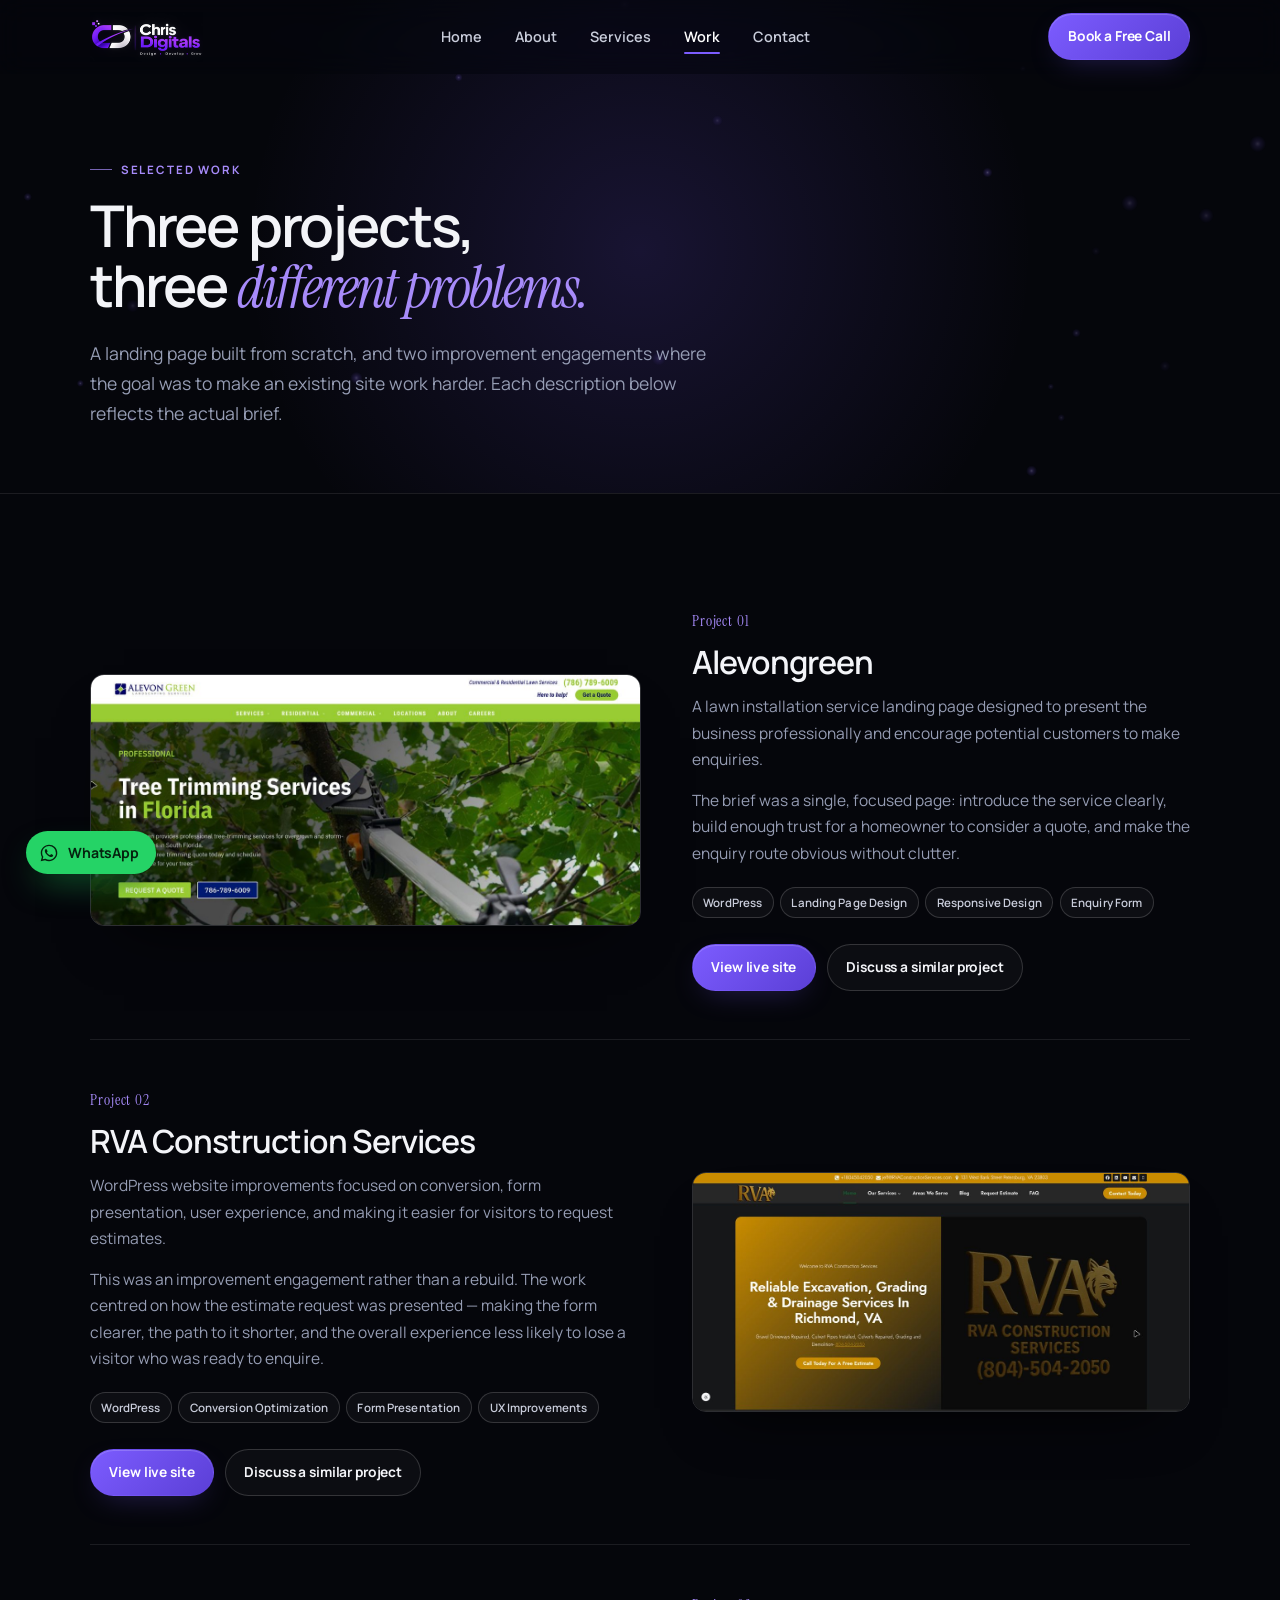
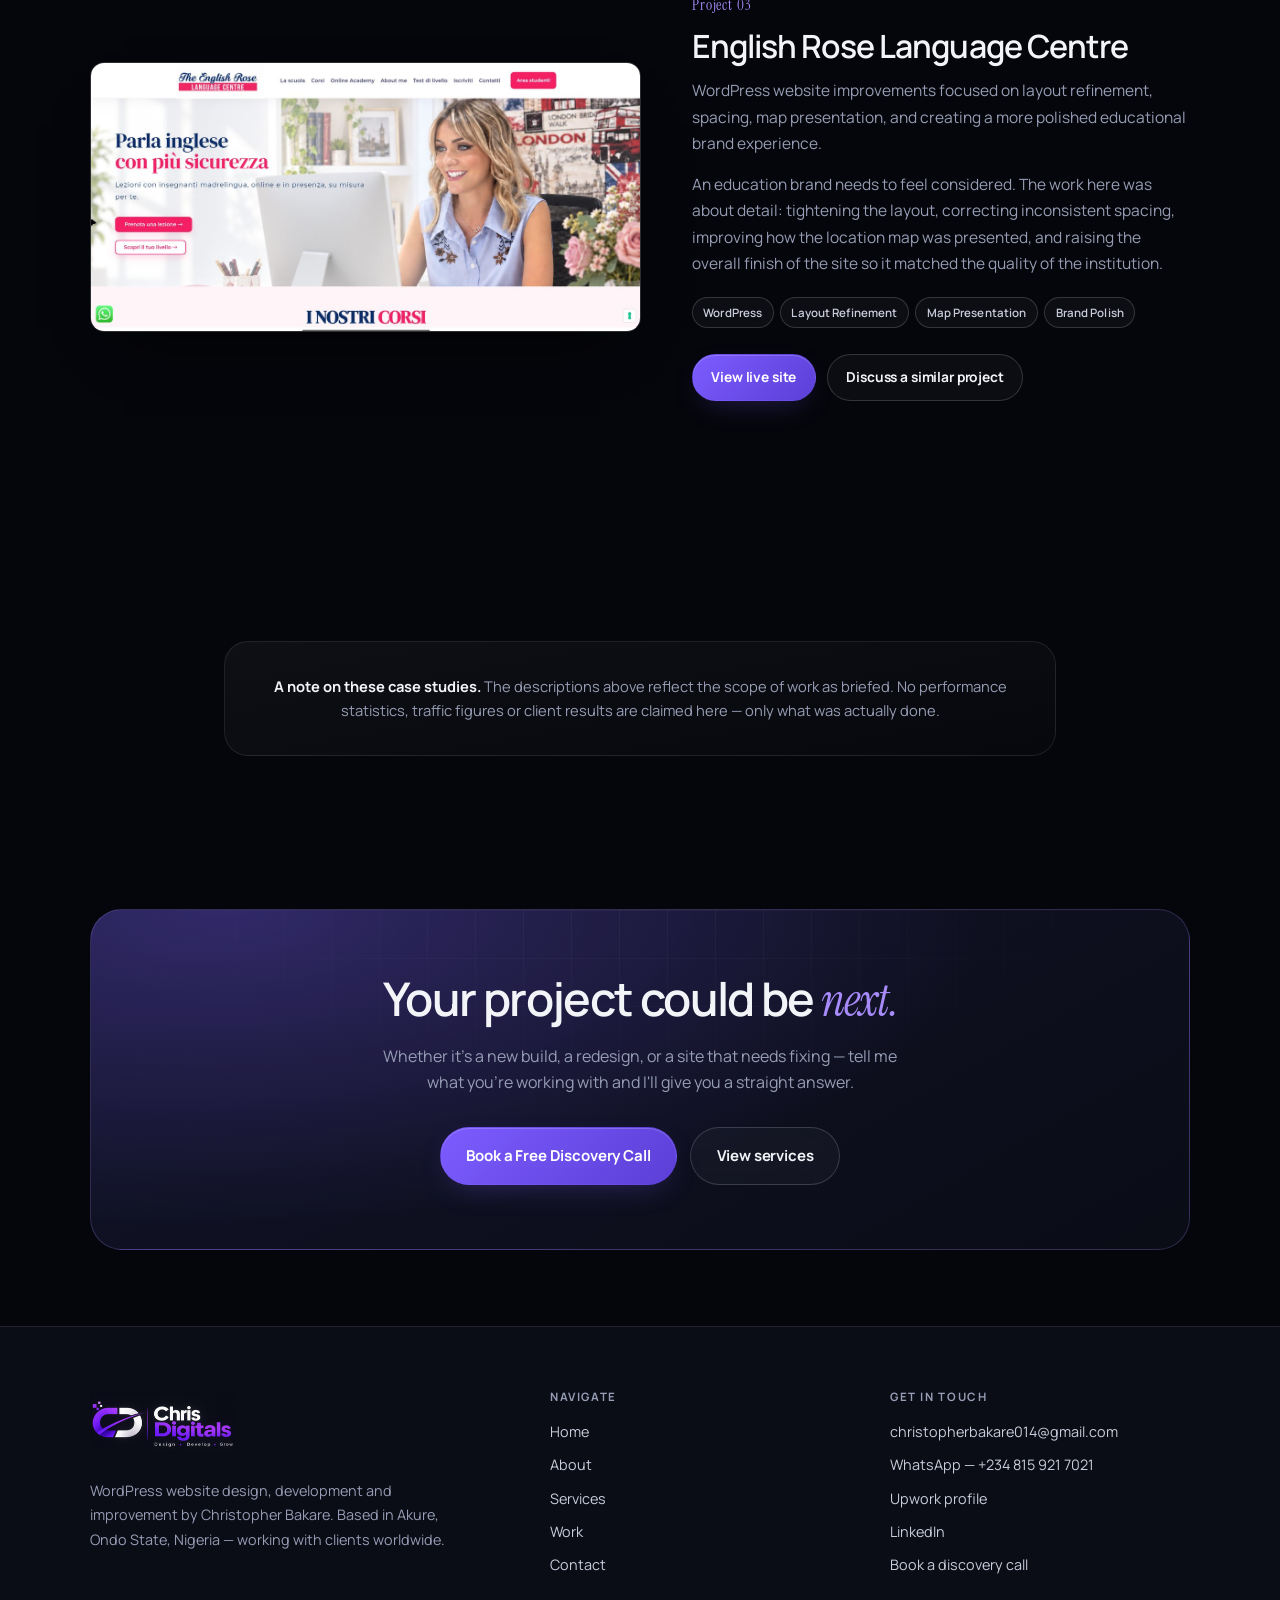
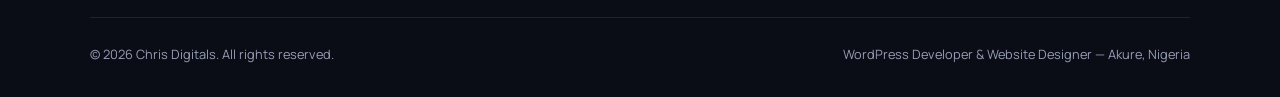
<file: work.html>
<!DOCTYPE html>
<html lang="en">
<head>
<meta charset="utf-8">
<meta name="viewport" content="width=device-width, initial-scale=1">
<title>Portfolio — WordPress Projects by Christopher Bakare</title>
<meta name="description" content="Selected WordPress projects by Christopher Bakare: Alevongreen lawn installation landing page, RVA Construction Services conversion improvements, and English Rose Language Centre layout refinement.">
<meta name="author" content="Christopher Bakare">
<meta name="robots" content="index, follow">
<link rel="canonical" href="https://chrisdigitals.com/work.html">

<meta property="og:type" content="website">
<meta property="og:site_name" content="Chris Digitals">
<meta property="og:title" content="Portfolio — WordPress Projects by Christopher Bakare">
<meta property="og:description" content="Three WordPress projects: a landing page build and two improvement engagements focused on conversion and polish.">
<meta property="og:url" content="https://chrisdigitals.com/work.html">
<meta property="og:image" content="https://chrisdigitals.com/images/og-image.jpg">
<meta name="twitter:card" content="summary_large_image">
<meta name="theme-color" content="#05060b">
<link rel="icon" href="data:image/svg+xml,%3Csvg xmlns='http://www.w3.org/2000/svg' viewBox='0 0 64 64'%3E%3Crect width='64' height='64' rx='14' fill='%237c5cff'/%3E%3Ctext x='32' y='44' font-family='Georgia,serif' font-size='34' fill='white' text-anchor='middle'%3EC%3C/text%3E%3C/svg%3E">

<link rel="preconnect" href="https://fonts.googleapis.com">
<link rel="preconnect" href="https://fonts.gstatic.com" crossorigin>
<link href="https://fonts.googleapis.com/css2?family=Manrope:wght@400;500;600;700;800&family=Instrument+Serif:ital@0;1&display=swap" rel="stylesheet">
<link rel="stylesheet" href="assets/css/styles.css">
<link rel="stylesheet" href="assets/css/motion.css">
</head>
<body>
<a class="skip-link" href="#main">Skip to content</a>

<header class="site-header">
  <div class="container header__inner">
    <a class="brand" href="index.html">
      <img class="brand__logo" src="assets/images/logo-header.png" alt="Chris Digitals — WordPress Developer and Website Designer" width="113" height="50" decoding="async">
    </a>
    <nav class="nav" aria-label="Primary">
      <a class="nav__link" href="index.html">Home</a>
      <a class="nav__link" href="about.html">About</a>
      <a class="nav__link" href="services.html">Services</a>
      <a class="nav__link" href="work.html" aria-current="page">Work</a>
      <a class="nav__link" href="contact.html">Contact</a>
    </nav>
    <div class="header__actions">
      <a class="btn btn--primary btn--sm" href="contact.html">Book a Free Call</a>
      <button class="nav-toggle" type="button" aria-expanded="false" aria-controls="mobile-nav" aria-label="Open menu">
        <span></span><span></span><span></span>
      </button>
    </div>
  </div>
</header>

<nav class="mobile-nav" id="mobile-nav" aria-label="Mobile">
  <a href="index.html">Home</a>
  <a href="about.html">About</a>
  <a href="services.html">Services</a>
  <a href="work.html" aria-current="page">Work</a>
  <a href="contact.html">Contact</a>
  <a class="btn btn--primary btn--block" href="contact.html">Book a Free Discovery Call</a>
</nav>

<main id="main">

  <section class="page-hero">
    <canvas class="page-hero__particles" aria-hidden="true"></canvas>
    <div class="container">
      <div class="page-hero__inner">
        <span class="eyebrow">Selected work</span>
        <h1 class="page-hero__title">Three projects, three <em>different problems.</em></h1>
        <p class="page-hero__lead">
          A landing page built from scratch, and two improvement engagements where
          the goal was to make an existing site work harder. Each description below
          reflects the actual brief.
        </p>
      </div>
    </div>
  </section>

  <section class="section">
    <div class="container">

      <!-- ============ PROJECT 1 ============ -->
      <article class="project reveal" id="alevongreen">
        <div class="project__media">
          <a class="project__shot-link" href="https://alevongreen.com/services/tree-trimming/" target="_blank" rel="noopener noreferrer" aria-label="Visit the Alevongreen tree trimming services website">
            <img class="project__shot" src="assets/images/project-alevongreen.jpg" alt="Alevongreen Landscaping Services website — tree trimming services in Florida" width="1200" height="546" loading="lazy" decoding="async">
          </a>
        </div>

        <div class="project__body">
          <span class="project__index">Project 01</span>
          <h2 class="project__title"><a class="card__title-link" href="https://alevongreen.com/services/tree-trimming/" target="_blank" rel="noopener noreferrer">Alevongreen</a></h2>
          <p class="project__desc">
            A lawn installation service landing page designed to present the business
            professionally and encourage potential customers to make enquiries.
          </p>
          <p class="project__desc" style="margin-top:0.9rem">
            The brief was a single, focused page: introduce the service clearly, build
            enough trust for a homeowner to consider a quote, and make the enquiry
            route obvious without clutter.
          </p>

          <div class="project__tags">
            <span class="tag">WordPress</span>
            <span class="tag">Landing Page Design</span>
            <span class="tag">Responsive Design</span>
            <span class="tag">Enquiry Form</span>
          </div>

          <div class="project__actions">
            <a class="btn btn--primary btn--sm" href="https://alevongreen.com/services/tree-trimming/" target="_blank" rel="noopener noreferrer">View live site</a>
            <a class="btn btn--ghost btn--sm" href="contact.html">Discuss a similar project</a>
          </div>
        </div>
      </article>

      <!-- ============ PROJECT 2 ============ -->
      <article class="project reveal" id="rva">
        <div class="project__media">
          <a class="project__shot-link" href="https://rvaconstructionservices.com" target="_blank" rel="noopener noreferrer" aria-label="Visit the RVA Construction Services website">
            <img class="project__shot" src="assets/images/project-rva.jpg" alt="RVA Construction Services website — RVA logo and estimate request page" width="1200" height="577" loading="lazy" decoding="async">
          </a>
        </div>

        <div class="project__body">
          <span class="project__index">Project 02</span>
          <h2 class="project__title"><a class="card__title-link" href="https://rvaconstructionservices.com" target="_blank" rel="noopener noreferrer">RVA Construction Services</a></h2>
          <p class="project__desc">
            WordPress website improvements focused on conversion, form presentation,
            user experience, and making it easier for visitors to request estimates.
          </p>
          <p class="project__desc" style="margin-top:0.9rem">
            This was an improvement engagement rather than a rebuild. The work centred
            on how the estimate request was presented — making the form clearer, the
            path to it shorter, and the overall experience less likely to lose a
            visitor who was ready to enquire.
          </p>

          <div class="project__tags">
            <span class="tag">WordPress</span>
            <span class="tag">Conversion Optimization</span>
            <span class="tag">Form Presentation</span>
            <span class="tag">UX Improvements</span>
          </div>

          <div class="project__actions">
            <a class="btn btn--primary btn--sm" href="https://rvaconstructionservices.com" target="_blank" rel="noopener noreferrer">View live site</a>
            <a class="btn btn--ghost btn--sm" href="contact.html">Discuss a similar project</a>
          </div>
        </div>
      </article>

      <!-- ============ PROJECT 3 ============ -->
      <article class="project reveal" id="english-rose">
        <div class="project__media">
          <a class="project__shot-link" href="https://englishroselanguagecentre.com" target="_blank" rel="noopener noreferrer" aria-label="Visit The English Rose Language Centre website">
            <img class="project__shot" src="assets/images/project-english-rose.jpg" alt="The English Rose Language Centre website — logo and homepage banner" width="1200" height="585" loading="lazy" decoding="async">
          </a>
        </div>

        <div class="project__body">
          <span class="project__index">Project 03</span>
          <h2 class="project__title"><a class="card__title-link" href="https://englishroselanguagecentre.com" target="_blank" rel="noopener noreferrer">English Rose Language Centre</a></h2>
          <p class="project__desc">
            WordPress website improvements focused on layout refinement, spacing, map
            presentation, and creating a more polished educational brand experience.
          </p>
          <p class="project__desc" style="margin-top:0.9rem">
            An education brand needs to feel considered. The work here was about
            detail: tightening the layout, correcting inconsistent spacing, improving
            how the location map was presented, and raising the overall finish of the
            site so it matched the quality of the institution.
          </p>

          <div class="project__tags">
            <span class="tag">WordPress</span>
            <span class="tag">Layout Refinement</span>
            <span class="tag">Map Presentation</span>
            <span class="tag">Brand Polish</span>
          </div>

          <div class="project__actions">
            <a class="btn btn--primary btn--sm" href="https://englishroselanguagecentre.com" target="_blank" rel="noopener noreferrer">View live site</a>
            <a class="btn btn--ghost btn--sm" href="contact.html">Discuss a similar project</a>
          </div>
        </div>
      </article>

    </div>
  </section>

  <!-- ============ NOTE ON RESULTS ============ -->
  <section class="section section--tight">
    <div class="container">
      <div class="card reveal" style="max-width:52rem;margin-inline:auto;text-align:center;padding:2rem">
        <p class="card__text" style="font-size:0.92rem">
          <strong style="color:var(--text)">A note on these case studies.</strong>
          The descriptions above reflect the scope of work as briefed. No performance
          statistics, traffic figures or client results are claimed here — only what
          was actually done.
        </p>
      </div>
    </div>
  </section>

  <section class="section section--tight">
    <div class="container">
      <div class="cta-band reveal">
        <h2 class="cta-band__title">Your project could be <em>next.</em></h2>
        <p class="cta-band__text">
          Whether it's a new build, a redesign, or a site that needs fixing — tell me
          what you're working with and I'll give you a straight answer.
        </p>
        <div class="cta-band__actions">
          <a class="btn btn--primary" href="contact.html">Book a Free Discovery Call</a>
          <a class="btn btn--ghost" href="services.html">View services</a>
        </div>
      </div>
    </div>
  </section>

</main>

<footer class="site-footer">
  <div class="container">
    <div class="footer__grid">
      <div>
        <a class="brand brand--footer" href="index.html">
          <img class="brand__logo" src="assets/images/logo-footer.png" alt="Chris Digitals — WordPress Developer and Website Designer" width="144" height="64" loading="lazy" decoding="async">
        </a>
        <p class="footer__about">
          WordPress website design, development and improvement by Christopher Bakare.
          Based in Akure, Ondo State, Nigeria — working with clients worldwide.
        </p>
      </div>
      <div>
        <h2 class="footer__title">Navigate</h2>
        <div class="footer__links">
          <a href="index.html">Home</a>
          <a href="about.html">About</a>
          <a href="services.html">Services</a>
          <a href="work.html">Work</a>
          <a href="contact.html">Contact</a>
        </div>
      </div>
      <div>
        <h2 class="footer__title">Get in touch</h2>
        <div class="footer__links">
          <a href="mailto:christopherbakare014@gmail.com">christopherbakare014@gmail.com</a>
          <a href="https://wa.me/2348159217021?text=Hello%20Chris%2C%20I%20visited%20your%20portfolio%20website%20and%20would%20like%20to%20discuss%20a%20project%20with%20you." target="_blank" rel="noopener noreferrer">WhatsApp — +234 815 921 7021</a>
          <a href="https://www.upwork.com/freelancers/~013d6e500fb8a19889?mp_source=share" target="_blank" rel="noopener noreferrer">Upwork profile</a>
          <a href="https://linkedin.com/in/christopher-bakare-b3a78736a" target="_blank" rel="noopener noreferrer">LinkedIn</a>
          <a href="contact.html">Book a discovery call</a>
        </div>
      </div>
    </div>
    <div class="footer__bottom">
      <span>&copy; <span data-year>2026</span> Chris Digitals. All rights reserved.</span>
      <span>WordPress Developer &amp; Website Designer — Akure, Nigeria</span>
    </div>
  </div>
</footer>

<a class="wa-float" href="https://wa.me/2348159217021?text=Hello%20Chris%2C%20I%20visited%20your%20portfolio%20website%20and%20would%20like%20to%20discuss%20a%20project%20with%20you." target="_blank" rel="noopener noreferrer" aria-label="Chat with Christopher Bakare on WhatsApp">
  <svg width="20" height="20" viewBox="0 0 24 24" fill="currentColor" aria-hidden="true"><path d="M12.04 2C6.58 2 2.13 6.45 2.13 11.91c0 1.75.46 3.46 1.32 4.96L2 22l5.25-1.38a9.9 9.9 0 004.79 1.22h.01c5.46 0 9.91-4.45 9.91-9.91 0-2.65-1.03-5.14-2.9-7.01A9.82 9.82 0 0012.04 2zm0 1.67c2.2 0 4.27.86 5.83 2.42a8.2 8.2 0 012.41 5.82c0 4.54-3.7 8.24-8.25 8.24a8.2 8.2 0 01-4.19-1.15l-.3-.18-3.12.82.83-3.04-.2-.31a8.19 8.19 0 01-1.26-4.38c0-4.54 3.7-8.24 8.25-8.24zM8.53 7.33c-.17 0-.44.06-.67.31-.23.25-.88.86-.88 2.1 0 1.23.9 2.42 1.03 2.59.13.17 1.75 2.8 4.23 3.81 2.06.84 2.48.67 2.93.63.45-.04 1.45-.59 1.65-1.16.2-.57.2-1.06.14-1.16-.06-.1-.23-.16-.48-.29-.25-.12-1.45-.72-1.68-.8-.23-.08-.39-.12-.56.13-.17.25-.64.8-.79.97-.14.16-.29.19-.54.06-.25-.12-1.05-.39-2-1.23-.74-.66-1.24-1.47-1.38-1.72-.14-.25-.02-.39.11-.51.11-.11.25-.29.37-.44.12-.14.16-.25.25-.41.08-.17.04-.31-.02-.44-.06-.12-.55-1.33-.76-1.82-.2-.48-.4-.42-.55-.42-.14 0-.3-.02-.46-.02z"/></svg>
  <span class="wa-float__label">WhatsApp</span>
</a>

<script src="assets/js/config.js" defer></script>
<script src="assets/js/motion.js" defer></script>
<script src="assets/js/app.js" defer></script>
</body>
</html>
</file>
<file: assets/css/styles.css>
/* ==========================================================================
   Chris Digitals — Christopher Bakare
   WordPress Developer & Website Designer
   Design system + components
   --------------------------------------------------------------------------
   EDITING GUIDE
   - Colours, spacing, radii and type scale live in :root below.
   - Section styles are grouped and commented.
   - Nothing here is generated at runtime; safe to edit by hand.
   ========================================================================== */

/* ---------- 1. Tokens ---------- */
:root {
  /* Surfaces */
  --ink: #05060b;
  --navy: #0a0c16;
  --navy-2: #0e1120;
  --navy-3: #131728;
  --line: rgba(255, 255, 255, 0.09);
  --line-strong: rgba(255, 255, 255, 0.16);

  /* Text */
  --text: #f3f4f8;
  --text-soft: #c9cddb;
  --muted: #969db4;

  /* Accent */
  --violet: #7c5cff;
  --violet-2: #a78bfa;
  --violet-deep: #5b3fd6;
  --violet-glow: rgba(124, 92, 255, 0.35);

  /* Type */
  --font-sans: "Manrope", -apple-system, BlinkMacSystemFont, "Segoe UI", Roboto, Helvetica, Arial, sans-serif;
  --font-display: "Instrument Serif", "Iowan Old Style", Georgia, "Times New Roman", serif;

  /* Layout */
  --container: 1180px;
  --gutter: clamp(1.15rem, 4vw, 2.5rem);
  --radius-sm: 10px;
  --radius: 16px;
  --radius-lg: 24px;
  --radius-xl: 32px;

  /* Motion */
  --ease: cubic-bezier(0.22, 1, 0.36, 1);
  --dur: 0.55s;

  --header-h: 74px;
}

/* ---------- 2. Reset & base ---------- */
*,
*::before,
*::after { box-sizing: border-box; }

html {
  -webkit-text-size-adjust: 100%;
  scroll-behavior: smooth;
  scroll-padding-top: calc(var(--header-h) + 18px);
}

body {
  margin: 0;
  background: var(--ink);
  color: var(--text);
  font-family: var(--font-sans);
  font-size: 1rem;
  line-height: 1.65;
  font-weight: 400;
  -webkit-font-smoothing: antialiased;
  -moz-osx-font-smoothing: grayscale;
  overflow-x: hidden;
}

img, svg, video { max-width: 100%; display: block; }
img { height: auto; }

a { color: inherit; text-decoration: none; }

h1, h2, h3, h4 {
  margin: 0;
  font-weight: 600;
  line-height: 1.08;
  letter-spacing: -0.025em;
  text-wrap: balance;
}

p { margin: 0; }

ul, ol { margin: 0; padding: 0; list-style: none; }

button { font: inherit; color: inherit; }

::selection { background: var(--violet); color: #fff; }

:focus-visible {
  outline: 2px solid var(--violet-2);
  outline-offset: 3px;
  border-radius: 4px;
}

.skip-link {
  position: absolute;
  left: 1rem;
  top: -100px;
  z-index: 200;
  background: var(--violet);
  color: #fff;
  padding: 0.7rem 1.1rem;
  border-radius: 8px;
  font-weight: 700;
  transition: top 0.2s var(--ease);
}
.skip-link:focus { top: 1rem; }

/* ---------- 3. Layout helpers ---------- */
.container {
  width: 100%;
  max-width: var(--container);
  margin-inline: auto;
  padding-inline: var(--gutter);
}

.section {
  position: relative;
  padding-block: clamp(4.5rem, 9vw, 8rem);
}

.section--tight { padding-block: clamp(3rem, 6vw, 5rem); }

.section--alt {
  background: linear-gradient(180deg, var(--navy) 0%, var(--ink) 100%);
  border-block: 1px solid var(--line);
}

.section__head {
  max-width: 46rem;
  margin-bottom: clamp(2.5rem, 5vw, 4rem);
}

.section__head--center {
  margin-inline: auto;
  text-align: center;
}

.eyebrow {
  display: inline-flex;
  align-items: center;
  gap: 0.55rem;
  font-size: 0.72rem;
  font-weight: 700;
  letter-spacing: 0.16em;
  text-transform: uppercase;
  color: var(--violet-2);
  margin-bottom: 1.1rem;
}
.eyebrow::before {
  content: "";
  width: 22px;
  height: 1px;
  background: currentColor;
  opacity: 0.7;
}
.section__head--center .eyebrow::before { display: none; }

.section__title {
  font-size: clamp(2rem, 4.4vw, 3.15rem);
  letter-spacing: -0.03em;
}

.section__title em {
  font-family: var(--font-display);
  font-style: italic;
  font-weight: 400;
  letter-spacing: -0.01em;
  color: var(--violet-2);
}

.section__lead {
  margin-top: 1.15rem;
  color: var(--muted);
  font-size: clamp(1rem, 1.4vw, 1.09rem);
  max-width: 40rem;
}
.section__head--center .section__lead { margin-inline: auto; }

/* ---------- 4. Buttons ---------- */
.btn {
  --btn-bg: var(--violet);
  --btn-fg: #fff;
  position: relative;
  display: inline-flex;
  align-items: center;
  justify-content: center;
  gap: 0.6rem;
  padding: 0.95rem 1.6rem;
  border: 1px solid transparent;
  border-radius: 999px;
  background: var(--btn-bg);
  color: var(--btn-fg);
  font-size: 0.94rem;
  font-weight: 700;
  letter-spacing: -0.01em;
  cursor: pointer;
  transition: transform 0.25s var(--ease), box-shadow 0.25s var(--ease),
    background-color 0.25s var(--ease), border-color 0.25s var(--ease), color 0.25s var(--ease);
  white-space: nowrap;
}

.btn:hover { transform: translateY(-2px); }
.btn:active { transform: translateY(0); }

.btn--primary {
  background: linear-gradient(135deg, var(--violet) 0%, var(--violet-deep) 100%);
  box-shadow: 0 10px 30px -12px var(--violet-glow), inset 0 1px 0 rgba(255, 255, 255, 0.18);
}
.btn--primary:hover {
  box-shadow: 0 18px 40px -14px var(--violet-glow), inset 0 1px 0 rgba(255, 255, 255, 0.24);
}

.btn--ghost {
  background: rgba(255, 255, 255, 0.03);
  border-color: var(--line-strong);
  color: var(--text);
  backdrop-filter: blur(6px);
}
.btn--ghost:hover {
  background: rgba(255, 255, 255, 0.07);
  border-color: rgba(255, 255, 255, 0.3);
}

.btn--sm { padding: 0.7rem 1.15rem; font-size: 0.86rem; }
.btn--block { width: 100%; }

.btn .arrow {
  transition: transform 0.3s var(--ease);
}
.btn:hover .arrow { transform: translateX(3px); }

.link-arrow {
  display: inline-flex;
  align-items: center;
  gap: 0.45rem;
  font-weight: 700;
  font-size: 0.92rem;
  color: var(--violet-2);
  transition: gap 0.25s var(--ease), color 0.25s var(--ease);
}
.link-arrow:hover { gap: 0.75rem; color: #fff; }

/* ---------- 5. Header ---------- */
.site-header {
  position: fixed;
  inset: 0 0 auto 0;
  z-index: 100;
  height: var(--header-h);
  display: flex;
  align-items: center;
  background: rgba(5, 6, 11, 0.55);
  border-bottom: 1px solid transparent;
  backdrop-filter: blur(14px) saturate(140%);
  -webkit-backdrop-filter: blur(14px) saturate(140%);
  transition: background-color 0.3s var(--ease), border-color 0.3s var(--ease);
}
.site-header.is-scrolled {
  background: rgba(5, 6, 11, 0.88);
  border-bottom-color: var(--line);
}

.header__inner {
  display: flex;
  align-items: center;
  justify-content: space-between;
  gap: 1.5rem;
  width: 100%;
}

.brand {
  display: inline-flex;
  align-items: center;
  gap: 0.7rem;
  flex-shrink: 0;
  text-decoration: none;
  border-radius: 8px;
  transition: opacity 0.25s var(--ease), transform 0.25s var(--ease);
}
.brand:hover { opacity: 0.88; }
.brand:active { transform: scale(0.985); }

/* Logo image lockup — replaces the text wordmark in header + footer */
.brand__logo {
  display: block;
  width: auto;
  height: 50px;
  /* keeps the artwork crisp on retina without upscaling past its 2x source */
  max-width: 100%;
  object-fit: contain;
  object-position: left center;
}
.brand--footer .brand__logo { height: 64px; }

.nav { display: flex; align-items: center; gap: 0.35rem; }

.nav__link {
  position: relative;
  padding: 0.5rem 0.85rem;
  font-size: 0.9rem;
  font-weight: 600;
  color: var(--text-soft);
  border-radius: 8px;
  transition: color 0.2s var(--ease), background-color 0.2s var(--ease);
}
.nav__link:hover { color: #fff; background: rgba(255, 255, 255, 0.05); }
.nav__link[aria-current="page"] { color: #fff; }
.nav__link[aria-current="page"]::after {
  content: "";
  position: absolute;
  left: 0.85rem;
  right: 0.85rem;
  bottom: 0.15rem;
  height: 2px;
  border-radius: 2px;
  background: var(--violet);
}

.header__actions { display: flex; align-items: center; gap: 0.75rem; }

.nav-toggle {
  display: none;
  width: 42px;
  height: 42px;
  border: 1px solid var(--line-strong);
  border-radius: 11px;
  background: rgba(255, 255, 255, 0.03);
  cursor: pointer;
  padding: 0;
  place-items: center;
}
.nav-toggle span {
  display: block;
  width: 17px;
  height: 1.5px;
  background: var(--text);
  border-radius: 2px;
  transition: transform 0.3s var(--ease), opacity 0.2s var(--ease);
}
.nav-toggle span + span { margin-top: 4.5px; }
.nav-toggle[aria-expanded="true"] span:nth-child(1) { transform: translateY(6px) rotate(45deg); }
.nav-toggle[aria-expanded="true"] span:nth-child(2) { opacity: 0; }
.nav-toggle[aria-expanded="true"] span:nth-child(3) { transform: translateY(-6px) rotate(-45deg); }

/* Mobile drawer */
.mobile-nav {
  position: fixed;
  inset: var(--header-h) 0 auto 0;
  z-index: 99;
  background: rgba(8, 9, 17, 0.98);
  border-bottom: 1px solid var(--line);
  padding: 1.25rem var(--gutter) 1.75rem;
  display: none;
  flex-direction: column;
  gap: 0.25rem;
  backdrop-filter: blur(18px);
  max-height: calc(100dvh - var(--header-h));
  overflow-y: auto;
}
.mobile-nav.is-open { display: flex; }
.mobile-nav a {
  padding: 0.85rem 0.25rem;
  font-size: 1.05rem;
  font-weight: 600;
  color: var(--text-soft);
  border-bottom: 1px solid var(--line);
}
.mobile-nav a[aria-current="page"] { color: var(--violet-2); }
.mobile-nav .btn { margin-top: 1.1rem; }

/* ---------- 6. Hero ---------- */
.hero {
  position: relative;
  padding-top: calc(var(--header-h) + clamp(3rem, 7vw, 5.5rem));
  padding-bottom: clamp(3.5rem, 7vw, 6rem);
  overflow: hidden;
  isolation: isolate;
}

.hero__bg {
  position: absolute;
  inset: 0;
  z-index: -1;
  pointer-events: none;
}
.hero__bg::before {
  content: "";
  position: absolute;
  top: -22%;
  right: -12%;
  width: 62vw;
  height: 62vw;
  max-width: 820px;
  max-height: 820px;
  background: radial-gradient(circle at 50% 50%, rgba(124, 92, 255, 0.22) 0%, rgba(124, 92, 255, 0.06) 42%, transparent 68%);
  filter: blur(10px);
}
.hero__bg::after {
  content: "";
  position: absolute;
  inset: 0;
  background-image: linear-gradient(rgba(255, 255, 255, 0.028) 1px, transparent 1px),
    linear-gradient(90deg, rgba(255, 255, 255, 0.028) 1px, transparent 1px);
  background-size: 64px 64px;
  mask-image: radial-gradient(ellipse 80% 60% at 50% 0%, #000 20%, transparent 75%);
  -webkit-mask-image: radial-gradient(ellipse 80% 60% at 50% 0%, #000 20%, transparent 75%);
}

.hero__grid {
  display: grid;
  grid-template-columns: minmax(0, 1.08fr) minmax(0, 0.92fr);
  gap: clamp(2.5rem, 5vw, 4.5rem);
  align-items: center;
}

.hero__badge {
  display: inline-flex;
  align-items: center;
  gap: 0.6rem;
  padding: 0.42rem 0.9rem 0.42rem 0.55rem;
  border: 1px solid var(--line-strong);
  border-radius: 999px;
  background: rgba(255, 255, 255, 0.035);
  font-size: 0.78rem;
  font-weight: 600;
  color: var(--text-soft);
  margin-bottom: 1.6rem;
}
.hero__badge .dot {
  width: 7px;
  height: 7px;
  border-radius: 50%;
  background: #4ade80;
  box-shadow: 0 0 0 3px rgba(74, 222, 128, 0.16);
  animation: pulse 2.6s ease-in-out infinite;
}
@keyframes pulse {
  0%, 100% { box-shadow: 0 0 0 3px rgba(74, 222, 128, 0.16); }
  50% { box-shadow: 0 0 0 6px rgba(74, 222, 128, 0.05); }
}

.hero__title {
  font-size: clamp(2.5rem, 5.6vw, 4.15rem);
  letter-spacing: -0.038em;
  line-height: 1.02;
}
.hero__title em {
  font-family: var(--font-display);
  font-style: italic;
  font-weight: 400;
  letter-spacing: -0.015em;
  background: linear-gradient(100deg, #fff 10%, var(--violet-2) 55%, #8b6bff 95%);
  -webkit-background-clip: text;
  background-clip: text;
  color: transparent;
  padding-right: 0.06em;
}

.hero__lead {
  margin-top: 1.5rem;
  max-width: 33rem;
  font-size: clamp(1rem, 1.5vw, 1.12rem);
  color: var(--muted);
  line-height: 1.7;
}

.hero__actions {
  display: flex;
  flex-wrap: wrap;
  gap: 0.85rem;
  margin-top: 2.1rem;
}

.hero__meta {
  display: flex;
  flex-wrap: wrap;
  gap: 0.5rem 1.6rem;
  margin-top: 2.4rem;
  padding-top: 1.6rem;
  border-top: 1px solid var(--line);
}
.hero__meta li {
  display: flex;
  align-items: center;
  gap: 0.5rem;
  font-size: 0.84rem;
  color: var(--muted);
  font-weight: 500;
}
.hero__meta svg { color: var(--violet-2); flex-shrink: 0; }

/* Hero visual */
.hero__visual {
  position: relative;
  min-height: 420px;
}

.portrait {
  position: relative;
  width: min(100%, 400px);
  margin-inline: auto;
  aspect-ratio: 4 / 4.6;
  border-radius: var(--radius-xl);
  border: 1px solid var(--line-strong);
  background:
    radial-gradient(120% 90% at 20% 0%, rgba(124, 92, 255, 0.28) 0%, transparent 55%),
    radial-gradient(90% 80% at 90% 100%, rgba(91, 63, 214, 0.22) 0%, transparent 60%),
    linear-gradient(160deg, #14182b 0%, #0a0c16 100%);
  overflow: hidden;
  box-shadow: 0 40px 80px -40px rgba(0, 0, 0, 0.9), inset 0 1px 0 rgba(255, 255, 255, 0.07);
}

/* Replace the monogram block below with:
   <img src="images/christopher-bakare.jpg" alt="Christopher Bakare, WordPress developer" class="portrait__img"> */
.portrait__img {
  width: 100%;
  height: 100%;
  object-fit: cover;
}

.portrait__placeholder {
  position: absolute;
  inset: 0;
  display: grid;
  place-items: center;
  text-align: center;
  padding: 2rem;
}
.portrait__monogram {
  font-family: var(--font-display);
  font-size: clamp(5rem, 12vw, 7.5rem);
  line-height: 1;
  letter-spacing: -0.02em;
  color: rgba(255, 255, 255, 0.9);
  text-shadow: 0 20px 60px rgba(124, 92, 255, 0.5);
}
.portrait__hint {
  margin-top: 1rem;
  font-size: 0.7rem;
  letter-spacing: 0.14em;
  text-transform: uppercase;
  color: rgba(255, 255, 255, 0.42);
  font-weight: 600;
}
.portrait__grid {
  position: absolute;
  inset: 0;
  background-image: linear-gradient(rgba(255, 255, 255, 0.05) 1px, transparent 1px),
    linear-gradient(90deg, rgba(255, 255, 255, 0.05) 1px, transparent 1px);
  background-size: 40px 40px;
  mask-image: radial-gradient(circle at 50% 50%, #000 10%, transparent 72%);
  -webkit-mask-image: radial-gradient(circle at 50% 50%, #000 10%, transparent 72%);
  pointer-events: none;
}

.portrait__tag {
  position: absolute;
  left: 1rem;
  bottom: 1rem;
  right: 1rem;
  display: flex;
  align-items: center;
  justify-content: space-between;
  gap: 0.75rem;
  padding: 0.7rem 0.9rem;
  border-radius: 14px;
  background: rgba(8, 9, 17, 0.72);
  border: 1px solid var(--line-strong);
  backdrop-filter: blur(12px);
}
.portrait__tag strong { font-size: 0.85rem; display: block; letter-spacing: -0.01em; }
.portrait__tag span { font-size: 0.72rem; color: var(--muted); }
.portrait__tag .chip {
  font-size: 0.66rem;
  font-weight: 700;
  letter-spacing: 0.08em;
  text-transform: uppercase;
  color: var(--violet-2);
  border: 1px solid rgba(167, 139, 250, 0.35);
  background: rgba(124, 92, 255, 0.12);
  padding: 0.28rem 0.55rem;
  border-radius: 999px;
  white-space: nowrap;
}

/* Floating mini mockup */
.float-card {
  position: absolute;
  border-radius: 14px;
  border: 1px solid var(--line-strong);
  background: rgba(14, 17, 32, 0.92);
  backdrop-filter: blur(14px);
  box-shadow: 0 24px 50px -24px rgba(0, 0, 0, 0.95);
  padding: 0.75rem;
  animation: floaty 7s ease-in-out infinite;
}
.float-card--a {
  left: -6%;
  top: 12%;
  width: 168px;
}
.float-card--b {
  right: -4%;
  bottom: 16%;
  width: 190px;
  animation-delay: -3.2s;
}
@keyframes floaty {
  0%, 100% { transform: translateY(0); }
  50% { transform: translateY(-10px); }
}

.float-card__label {
  font-size: 0.6rem;
  letter-spacing: 0.12em;
  text-transform: uppercase;
  color: var(--muted);
  font-weight: 700;
  margin-bottom: 0.5rem;
}
.float-card__bars { display: grid; gap: 5px; }
.float-card__bars i {
  display: block;
  height: 5px;
  border-radius: 3px;
  background: rgba(255, 255, 255, 0.14);
}
.float-card__bars i:nth-child(1) { width: 78%; background: rgba(167, 139, 250, 0.75); }
.float-card__bars i:nth-child(2) { width: 100%; }
.float-card__bars i:nth-child(3) { width: 58%; }

.float-card__row {
  display: flex;
  align-items: center;
  gap: 0.5rem;
  font-size: 0.72rem;
  font-weight: 600;
  color: var(--text-soft);
}
.float-card__row + .float-card__row { margin-top: 0.45rem; }
.float-card__row .tick {
  width: 15px;
  height: 15px;
  border-radius: 50%;
  display: grid;
  place-items: center;
  background: rgba(74, 222, 128, 0.14);
  color: #4ade80;
  font-size: 0.55rem;
  flex-shrink: 0;
}

/* ---------- 7. Tool strip ---------- */
.toolstrip {
  border-block: 1px solid var(--line);
  background: var(--navy);
  padding-block: 1.5rem;
  overflow: hidden;
}
.toolstrip__inner {
  display: flex;
  align-items: center;
  gap: 2.5rem;
}
.toolstrip__label {
  font-size: 0.68rem;
  letter-spacing: 0.16em;
  text-transform: uppercase;
  color: var(--muted);
  font-weight: 700;
  white-space: nowrap;
  flex-shrink: 0;
}

/* Marquee: two identical lists scroll as one continuous loop. */
.toolstrip__marquee {
  flex: 1 1 auto;
  min-width: 0;
  overflow: hidden;
  -webkit-mask-image: linear-gradient(90deg, transparent 0, #000 6%, #000 94%, transparent 100%);
  mask-image: linear-gradient(90deg, transparent 0, #000 6%, #000 94%, transparent 100%);
}
.toolstrip__track {
  display: flex;
  width: max-content;
  animation: toolstrip-scroll 32s linear infinite;
}
.toolstrip__marquee:hover .toolstrip__track { animation-play-state: paused; }
.toolstrip__list {
  display: flex;
  flex-wrap: nowrap;
  gap: 0.6rem 1.9rem;
  align-items: center;
  padding-right: 1.9rem;
}
.toolstrip__list li {
  font-size: 0.9rem;
  font-weight: 700;
  letter-spacing: -0.01em;
  color: rgba(255, 255, 255, 0.55);
  transition: color 0.25s var(--ease);
  white-space: nowrap;
}
.toolstrip__list li:hover { color: #fff; }

@keyframes toolstrip-scroll {
  from { transform: translate3d(0, 0, 0); }
  to   { transform: translate3d(-50%, 0, 0); }
}

/* ---------- 8. Cards / grids ---------- */
.grid { display: grid; gap: 1.15rem; }
.grid--2 { grid-template-columns: repeat(2, minmax(0, 1fr)); }
.grid--3 { grid-template-columns: repeat(3, minmax(0, 1fr)); }
.grid--4 { grid-template-columns: repeat(4, minmax(0, 1fr)); }

.card {
  position: relative;
  padding: clamp(1.4rem, 2.4vw, 1.9rem);
  border: 1px solid var(--line);
  border-radius: var(--radius-lg);
  background: linear-gradient(170deg, rgba(255, 255, 255, 0.045) 0%, rgba(255, 255, 255, 0.012) 100%);
  transition: border-color 0.3s var(--ease), transform 0.3s var(--ease), background-color 0.3s var(--ease);
  overflow: hidden;
}
.card::after {
  content: "";
  position: absolute;
  inset: 0;
  border-radius: inherit;
  background: radial-gradient(420px circle at var(--mx, 50%) var(--my, 0%), rgba(124, 92, 255, 0.13), transparent 62%);
  opacity: 0;
  transition: opacity 0.4s var(--ease);
  pointer-events: none;
}
.card:hover {
  border-color: rgba(167, 139, 250, 0.34);
  transform: translateY(-3px);
}
.card:hover::after { opacity: 1; }

.card__icon {
  width: 44px;
  height: 44px;
  display: grid;
  place-items: center;
  border-radius: 12px;
  background: rgba(124, 92, 255, 0.12);
  border: 1px solid rgba(167, 139, 250, 0.22);
  color: var(--violet-2);
  margin-bottom: 1.15rem;
}

.card__title {
  font-size: 1.06rem;
  letter-spacing: -0.02em;
  margin-bottom: 0.55rem;
}
.card__text {
  font-size: 0.92rem;
  color: var(--muted);
  line-height: 1.65;
}

.card__num {
  position: absolute;
  top: 1.1rem;
  right: 1.3rem;
  font-family: var(--font-display);
  font-size: 1.5rem;
  color: rgba(255, 255, 255, 0.13);
  line-height: 1;
}

/* ---------- 9. Browser mockup (project previews) ---------- */
.mock {
  --mock-bg: #0f1220;
  --mock-accent: #7c5cff;
  --mock-soft: rgba(255, 255, 255, 0.1);
  position: relative;
  border-radius: 14px;
  overflow: hidden;
  border: 1px solid var(--line-strong);
  background: var(--mock-bg);
  box-shadow: 0 30px 60px -34px rgba(0, 0, 0, 0.95);
  aspect-ratio: 16 / 10.4;
  display: flex;
  flex-direction: column;
}

.mock__bar {
  display: flex;
  align-items: center;
  gap: 5px;
  padding: 0.5rem 0.7rem;
  background: rgba(255, 255, 255, 0.05);
  border-bottom: 1px solid rgba(255, 255, 255, 0.07);
  flex-shrink: 0;
}
.mock__bar i {
  width: 6px;
  height: 6px;
  border-radius: 50%;
  background: rgba(255, 255, 255, 0.22);
}
.mock__url {
  margin-left: 0.5rem;
  flex: 1;
  height: 12px;
  border-radius: 4px;
  background: rgba(255, 255, 255, 0.07);
  max-width: 62%;
}

.mock__body {
  flex: 1;
  padding: 0.85rem 0.95rem;
  display: flex;
  flex-direction: column;
  gap: 0.6rem;
  overflow: hidden;
}

.mock__nav {
  display: flex;
  align-items: center;
  justify-content: space-between;
  gap: 0.5rem;
}
.mock__logo {
  width: 34px;
  height: 7px;
  border-radius: 2px;
  background: var(--mock-accent);
  opacity: 0.9;
}
.mock__navlinks { display: flex; gap: 5px; }
.mock__navlinks i {
  width: 15px;
  height: 4px;
  border-radius: 2px;
  background: var(--mock-soft);
}

.mock__hero {
  display: grid;
  grid-template-columns: 1.15fr 0.85fr;
  gap: 0.6rem;
  flex: 1;
  min-height: 0;
}
.mock__copy { display: flex; flex-direction: column; justify-content: center; gap: 5px; }
.mock__h {
  height: 9px;
  border-radius: 2px;
  background: rgba(255, 255, 255, 0.82);
  width: 92%;
}
.mock__h--2 { width: 68%; }
.mock__p {
  height: 4px;
  border-radius: 2px;
  background: var(--mock-soft);
  width: 100%;
  margin-top: 2px;
}
.mock__p--2 { width: 78%; }
.mock__btn {
  margin-top: 5px;
  width: 46px;
  height: 11px;
  border-radius: 3px;
  background: var(--mock-accent);
}
.mock__img {
  border-radius: 6px;
  background:
    radial-gradient(120% 100% at 30% 10%, color-mix(in srgb, var(--mock-accent) 55%, transparent) 0%, transparent 62%),
    linear-gradient(150deg, rgba(255, 255, 255, 0.14), rgba(255, 255, 255, 0.03));
  border: 1px solid rgba(255, 255, 255, 0.08);
  min-height: 0;
}

.mock__row {
  display: grid;
  grid-template-columns: repeat(3, 1fr);
  gap: 0.45rem;
  flex-shrink: 0;
}
.mock__tile {
  height: 26px;
  border-radius: 5px;
  background: rgba(255, 255, 255, 0.055);
  border: 1px solid rgba(255, 255, 255, 0.06);
}

/* Project themes */
.mock--alevongreen { --mock-bg: #0b1a12; --mock-accent: #4ade80; }
.mock--rva { --mock-bg: #14161d; --mock-accent: #f59e0b; }
.mock--englishrose { --mock-bg: #1a1024; --mock-accent: #e879f9; }

/* ---------- 10. Project cards ---------- */
.project {
  display: grid;
  grid-template-columns: minmax(0, 1.05fr) minmax(0, 0.95fr);
  gap: clamp(1.5rem, 4vw, 3.2rem);
  align-items: center;
  padding-block: clamp(2rem, 4vw, 3rem);
  border-top: 1px solid var(--line);
}
.project:first-of-type { border-top: 0; padding-top: 0; }
.project:nth-child(even) .project__media { order: 2; }

.project__media { position: relative; }
.project__media .mock { transition: transform 0.5s var(--ease); }
.project:hover .project__media .mock { transform: translateY(-4px) scale(1.008); }

.project__index {
  font-family: var(--font-display);
  font-size: 0.95rem;
  color: var(--violet-2);
  letter-spacing: 0.06em;
  margin-bottom: 0.7rem;
  display: block;
}
.project__title {
  font-size: clamp(1.5rem, 2.6vw, 2rem);
  letter-spacing: -0.03em;
  margin-bottom: 0.85rem;
}
.project__desc {
  color: var(--muted);
  font-size: 0.97rem;
  line-height: 1.7;
  max-width: 34rem;
}
.project__tags {
  display: flex;
  flex-wrap: wrap;
  gap: 0.4rem;
  margin-top: 1.3rem;
}
.tag {
  font-size: 0.72rem;
  font-weight: 600;
  letter-spacing: 0.01em;
  padding: 0.32rem 0.65rem;
  border-radius: 999px;
  border: 1px solid var(--line-strong);
  background: rgba(255, 255, 255, 0.035);
  color: var(--text-soft);
}
.project__actions {
  display: flex;
  flex-wrap: wrap;
  gap: 0.7rem;
  margin-top: 1.6rem;
  align-items: center;
}
.project__note {
  font-size: 0.76rem;
  color: var(--muted);
  margin-top: 0.9rem;
  display: flex;
  align-items: center;
  gap: 0.4rem;
}

/* Real screenshot replacement for .mock — see SETUP-GUIDE.md */
.project__shot {
  width: 100%;
  border-radius: 14px;
  border: 1px solid var(--line-strong);
  box-shadow: 0 30px 60px -34px rgba(0, 0, 0, 0.95);
  display: block;
}

.btn[disabled] {
  opacity: 0.5;
  cursor: not-allowed;
  transform: none !important;
}

/* ---------- 11. Why me / feature list ---------- */
.feature {
  display: flex;
  gap: 1rem;
  padding: 1.35rem 0;
  border-bottom: 1px solid var(--line);
}
.feature:last-child { border-bottom: 0; }
.feature__num {
  font-family: var(--font-display);
  font-size: 1.05rem;
  color: var(--violet-2);
  flex-shrink: 0;
  width: 2rem;
  padding-top: 0.1rem;
}
.feature__title { font-size: 1rem; margin-bottom: 0.3rem; letter-spacing: -0.015em; }
.feature__text { font-size: 0.9rem; color: var(--muted); line-height: 1.6; }

/* ---------- 12. Testimonial ---------- */
.quote {
  position: relative;
  max-width: 56rem;
  margin-inline: auto;
  padding: clamp(2rem, 4.5vw, 3.4rem);
  border: 1px solid var(--line-strong);
  border-radius: var(--radius-xl);
  background:
    radial-gradient(90% 120% at 0% 0%, rgba(124, 92, 255, 0.14) 0%, transparent 55%),
    linear-gradient(170deg, rgba(255, 255, 255, 0.05), rgba(255, 255, 255, 0.012));
  text-align: center;
}
.quote__mark {
  font-family: var(--font-display);
  font-size: 4rem;
  line-height: 0.6;
  color: var(--violet);
  opacity: 0.55;
  display: block;
  margin-bottom: 1.2rem;
}
.quote__text {
  font-family: var(--font-display);
  font-size: clamp(1.35rem, 2.7vw, 1.95rem);
  line-height: 1.42;
  letter-spacing: -0.01em;
  color: #fff;
  text-wrap: pretty;
}
.quote__meta {
  margin-top: 1.9rem;
  display: flex;
  flex-direction: column;
  align-items: center;
  gap: 0.55rem;
}
.quote__source {
  display: inline-flex;
  align-items: center;
  gap: 0.5rem;
  font-size: 0.8rem;
  font-weight: 700;
  color: var(--text-soft);
}
.quote__verified {
  display: inline-flex;
  align-items: center;
  gap: 0.35rem;
  font-size: 0.7rem;
  font-weight: 700;
  letter-spacing: 0.06em;
  text-transform: uppercase;
  color: #4ade80;
  border: 1px solid rgba(74, 222, 128, 0.3);
  background: rgba(74, 222, 128, 0.08);
  padding: 0.25rem 0.6rem;
  border-radius: 999px;
}
.quote__date { font-size: 0.78rem; color: var(--muted); }

/* ---------- 13. CTA band ---------- */
.cta-band {
  position: relative;
  overflow: hidden;
  border-radius: var(--radius-xl);
  border: 1px solid rgba(167, 139, 250, 0.24);
  background:
    radial-gradient(120% 160% at 12% 0%, rgba(124, 92, 255, 0.3) 0%, transparent 58%),
    linear-gradient(150deg, #12142a 0%, #0a0c16 100%);
  padding: clamp(2.2rem, 5vw, 4rem);
  text-align: center;
}
.cta-band::before {
  content: "";
  position: absolute;
  inset: 0;
  background-image: linear-gradient(rgba(255, 255, 255, 0.04) 1px, transparent 1px),
    linear-gradient(90deg, rgba(255, 255, 255, 0.04) 1px, transparent 1px);
  background-size: 48px 48px;
  mask-image: radial-gradient(ellipse 70% 80% at 50% 0%, #000, transparent 72%);
  -webkit-mask-image: radial-gradient(ellipse 70% 80% at 50% 0%, #000, transparent 72%);
  pointer-events: none;
}
.cta-band > * { position: relative; }
.cta-band__title {
  font-size: clamp(1.8rem, 4vw, 2.9rem);
  letter-spacing: -0.035em;
  max-width: 22ch;
  margin-inline: auto;
}
.cta-band__title em {
  font-family: var(--font-display);
  font-style: italic;
  font-weight: 400;
  color: var(--violet-2);
}
.cta-band__text {
  margin: 1.1rem auto 0;
  max-width: 34rem;
  color: var(--muted);
  font-size: 1rem;
}
.cta-band__actions {
  display: flex;
  flex-wrap: wrap;
  gap: 0.8rem;
  justify-content: center;
  margin-top: 2rem;
}

/* ---------- 14. Footer ---------- */
.site-footer {
  border-top: 1px solid var(--line);
  background: var(--navy);
  padding-block: clamp(2.8rem, 5vw, 4rem) 2rem;
}
.footer__grid {
  display: grid;
  grid-template-columns: 1.4fr 1fr 1fr;
  gap: 2.5rem;
  padding-bottom: 2.5rem;
  border-bottom: 1px solid var(--line);
}
.footer__about {
  max-width: 24rem;
  color: var(--muted);
  font-size: 0.9rem;
  margin-top: 1rem;
  line-height: 1.7;
}
.footer__title {
  font-size: 0.72rem;
  letter-spacing: 0.14em;
  text-transform: uppercase;
  color: var(--muted);
  font-weight: 700;
  margin-bottom: 1rem;
}
.footer__links { display: grid; gap: 0.6rem; }
.footer__links a {
  font-size: 0.9rem;
  color: var(--text-soft);
  transition: color 0.2s var(--ease);
  width: fit-content;
}
.footer__links a:hover { color: var(--violet-2); }
.footer__bottom {
  display: flex;
  flex-wrap: wrap;
  gap: 1rem;
  justify-content: space-between;
  align-items: center;
  padding-top: 1.6rem;
  font-size: 0.8rem;
  color: var(--muted);
}
.footer__bottom a { color: var(--text-soft); }
.footer__bottom a:hover { color: var(--violet-2); }

/* ---------- 15. Page hero (inner pages) ---------- */
.page-hero {
  position: relative;
  padding-top: calc(var(--header-h) + clamp(3rem, 6vw, 5rem));
  padding-bottom: clamp(2.5rem, 5vw, 4rem);
  overflow: hidden;
  border-bottom: 1px solid var(--line);
}
.page-hero::before {
  content: "";
  position: absolute;
  top: -40%;
  left: 50%;
  transform: translateX(-50%);
  width: 70vw;
  height: 70vw;
  max-width: 900px;
  max-height: 900px;
  background: radial-gradient(circle, rgba(124, 92, 255, 0.16) 0%, transparent 62%);
  pointer-events: none;
}
.page-hero__inner { position: relative; max-width: 52rem; }
.page-hero__title {
  font-size: clamp(2.2rem, 5vw, 3.6rem);
  letter-spacing: -0.038em;
  line-height: 1.04;
}
.page-hero__title em {
  font-family: var(--font-display);
  font-style: italic;
  font-weight: 400;
  color: var(--violet-2);
}
.page-hero__lead {
  margin-top: 1.3rem;
  color: var(--muted);
  font-size: clamp(1rem, 1.5vw, 1.1rem);
  max-width: 40rem;
  line-height: 1.7;
}

/* ---------- 16. About page ---------- */
.about-grid {
  display: grid;
  grid-template-columns: minmax(0, 0.85fr) minmax(0, 1.15fr);
  gap: clamp(2rem, 5vw, 4rem);
  align-items: start;
}
.about-copy p + p { margin-top: 1.15rem; }
.about-copy p {
  color: var(--text-soft);
  font-size: 1.02rem;
  line-height: 1.78;
}
.about-copy strong { color: #fff; font-weight: 700; }

.about-side {
  position: sticky;
  top: calc(var(--header-h) + 2rem);
  display: grid;
  gap: 1rem;
}

.fact-list { display: grid; gap: 0; }
.fact {
  display: flex;
  justify-content: space-between;
  gap: 1rem;
  padding: 0.85rem 0;
  border-bottom: 1px solid var(--line);
  font-size: 0.88rem;
}
.fact:last-child { border-bottom: 0; }
.fact dt { color: var(--muted); }
.fact dd { margin: 0; font-weight: 600; text-align: right; color: var(--text); }

.skill-group + .skill-group { margin-top: 2.2rem; }
.skill-group__title {
  font-size: 0.72rem;
  letter-spacing: 0.14em;
  text-transform: uppercase;
  color: var(--violet-2);
  font-weight: 700;
  margin-bottom: 0.9rem;
}
.skill-list { display: flex; flex-wrap: wrap; gap: 0.5rem; }
.skill-list li {
  font-size: 0.85rem;
  font-weight: 600;
  padding: 0.5rem 0.85rem;
  border-radius: 10px;
  border: 1px solid var(--line);
  background: rgba(255, 255, 255, 0.03);
  color: var(--text-soft);
  transition: border-color 0.25s var(--ease), color 0.25s var(--ease), background-color 0.25s var(--ease);
}
.skill-list li:hover {
  border-color: rgba(167, 139, 250, 0.4);
  color: #fff;
  background: rgba(124, 92, 255, 0.1);
}

.timeline { display: grid; gap: 0; }
.timeline__item {
  position: relative;
  padding: 0 0 1.9rem 1.9rem;
  border-left: 1px solid var(--line);
}
.timeline__item:last-child { padding-bottom: 0; border-left-color: transparent; }
.timeline__item::before {
  content: "";
  position: absolute;
  left: -4.5px;
  top: 0.45rem;
  width: 8px;
  height: 8px;
  border-radius: 50%;
  background: var(--violet);
  box-shadow: 0 0 0 4px rgba(124, 92, 255, 0.14);
}
.timeline__year {
  font-size: 0.72rem;
  letter-spacing: 0.12em;
  text-transform: uppercase;
  color: var(--violet-2);
  font-weight: 700;
  margin-bottom: 0.35rem;
}
.timeline__title { font-size: 1rem; margin-bottom: 0.3rem; }
.timeline__text { font-size: 0.9rem; color: var(--muted); line-height: 1.65; }

/* ---------- 17. Services page ---------- */
.service-card { display: flex; flex-direction: column; }
.service-card .card__text { flex: 1; }
.service-card__list {
  margin-top: 1.1rem;
  display: grid;
  gap: 0.45rem;
  padding-top: 1.1rem;
  border-top: 1px solid var(--line);
}
.service-card__list li {
  display: flex;
  gap: 0.5rem;
  font-size: 0.83rem;
  color: var(--text-soft);
  align-items: flex-start;
}
.service-card__list li::before {
  content: "";
  width: 5px;
  height: 5px;
  border-radius: 50%;
  background: var(--violet-2);
  margin-top: 0.5rem;
  flex-shrink: 0;
}

.process { display: grid; grid-template-columns: repeat(4, 1fr); gap: 1.15rem; }
.process__step {
  padding: 1.5rem 1.3rem;
  border: 1px solid var(--line);
  border-radius: var(--radius);
  background: rgba(255, 255, 255, 0.025);
}
.process__num {
  font-family: var(--font-display);
  font-size: 1.6rem;
  color: var(--violet-2);
  line-height: 1;
  margin-bottom: 0.8rem;
}
.process__title { font-size: 0.98rem; margin-bottom: 0.4rem; }
.process__text { font-size: 0.85rem; color: var(--muted); line-height: 1.6; }

/* ---------- 18. Contact page ---------- */
.contact-grid {
  display: grid;
  grid-template-columns: minmax(0, 1.25fr) minmax(0, 0.75fr);
  gap: clamp(1.5rem, 4vw, 3rem);
  align-items: start;
}

.form-card {
  padding: clamp(1.4rem, 3vw, 2.4rem);
  border: 1px solid var(--line-strong);
  border-radius: var(--radius-xl);
  background: linear-gradient(170deg, rgba(255, 255, 255, 0.05), rgba(255, 255, 255, 0.012));
}

.form-grid {
  display: grid;
  grid-template-columns: repeat(2, minmax(0, 1fr));
  gap: 1.05rem;
}
.field { display: flex; flex-direction: column; gap: 0.4rem; }
.field--full { grid-column: 1 / -1; }

.field label {
  font-size: 0.8rem;
  font-weight: 700;
  letter-spacing: 0.01em;
  color: var(--text-soft);
}
.field label .req { color: var(--violet-2); }
.field label .opt {
  font-weight: 500;
  color: var(--muted);
  font-size: 0.74rem;
  margin-left: 0.25rem;
}

.field input,
.field select,
.field textarea {
  width: 100%;
  padding: 0.8rem 0.9rem;
  border-radius: 11px;
  border: 1px solid var(--line-strong);
  background: rgba(5, 6, 11, 0.55);
  color: var(--text);
  font-family: inherit;
  font-size: 0.92rem;
  line-height: 1.5;
  transition: border-color 0.2s var(--ease), box-shadow 0.2s var(--ease), background-color 0.2s var(--ease);
  appearance: none;
}
.field textarea { resize: vertical; min-height: 130px; }
.field select {
  background-image: url("data:image/svg+xml,%3Csvg xmlns='http://www.w3.org/2000/svg' width='12' height='8' viewBox='0 0 12 8'%3E%3Cpath d='M1 1.5L6 6.5L11 1.5' stroke='%23969db4' stroke-width='1.6' fill='none' stroke-linecap='round'/%3E%3C/svg%3E");
  background-repeat: no-repeat;
  background-position: right 0.9rem center;
  padding-right: 2.2rem;
  cursor: pointer;
}
.field select option { background: #0e1120; color: var(--text); }

.field input::placeholder,
.field textarea::placeholder { color: rgba(150, 157, 180, 0.65); }

.field input:hover,
.field select:hover,
.field textarea:hover { border-color: rgba(255, 255, 255, 0.26); }

.field input:focus,
.field select:focus,
.field textarea:focus {
  outline: none;
  border-color: var(--violet);
  box-shadow: 0 0 0 3px rgba(124, 92, 255, 0.18);
  background: rgba(5, 6, 11, 0.8);
}

.field input[aria-invalid="true"],
.field select[aria-invalid="true"],
.field textarea[aria-invalid="true"] {
  border-color: #f87171;
  box-shadow: 0 0 0 3px rgba(248, 113, 113, 0.14);
}

.field__error {
  font-size: 0.76rem;
  color: #fca5a5;
  min-height: 0;
  display: none;
}
.field__error.is-visible { display: block; }

.field__hint { font-size: 0.74rem; color: var(--muted); }

.checkbox {
  display: flex;
  gap: 0.7rem;
  align-items: flex-start;
  font-size: 0.84rem;
  color: var(--text-soft);
  line-height: 1.55;
  cursor: pointer;
}
/* The generic `.field input` rule above sets width:100%, padding and
   appearance:none, which turned the consent checkbox into a large empty
   box with no visible tick. These declarations restore a real, visible,
   clickable checkbox while keeping the same size and position. */
.checkbox input[type="checkbox"] {
  -webkit-appearance: checkbox;
  appearance: auto;
  width: 18px;
  height: 18px;
  min-width: 18px;
  padding: 0;
  margin: 0.15rem 0 0;
  border: 0;
  border-radius: 0;
  background: none;
  box-shadow: none;
  flex-shrink: 0;
  accent-color: var(--violet);
  cursor: pointer;
  pointer-events: auto;
  position: relative;
  z-index: 1;
}
.checkbox input[type="checkbox"]:focus-visible {
  outline: 2px solid var(--violet-2);
  outline-offset: 2px;
}
/* Make the whole label a comfortable tap target on touch screens. */
.checkbox span { cursor: pointer; }
.checkbox a { color: var(--violet-2); text-decoration: underline; text-underline-offset: 2px; }

.form-note {
  margin-top: 1rem;
  font-size: 0.78rem;
  color: var(--muted);
  line-height: 1.6;
}

.form-status {
  display: none;
  margin-top: 1.2rem;
  padding: 0.95rem 1.1rem;
  border-radius: 12px;
  font-size: 0.88rem;
  line-height: 1.6;
  border: 1px solid transparent;
}
.form-status.is-visible { display: block; }
.form-status--ok {
  background: rgba(74, 222, 128, 0.09);
  border-color: rgba(74, 222, 128, 0.32);
  color: #bbf7d0;
}
.form-status--err {
  background: rgba(248, 113, 113, 0.09);
  border-color: rgba(248, 113, 113, 0.32);
  color: #fecaca;
}
.form-status--info {
  background: rgba(124, 92, 255, 0.1);
  border-color: rgba(167, 139, 250, 0.32);
  color: #ddd6fe;
}

.contact-side { display: grid; gap: 1rem; }

.contact-item {
  display: flex;
  gap: 0.9rem;
  align-items: flex-start;
  padding: 1.1rem 1.2rem;
  border: 1px solid var(--line);
  border-radius: var(--radius);
  background: rgba(255, 255, 255, 0.025);
  transition: border-color 0.25s var(--ease);
}
.contact-item:hover { border-color: rgba(167, 139, 250, 0.32); }
.contact-item__icon {
  width: 36px;
  height: 36px;
  border-radius: 10px;
  display: grid;
  place-items: center;
  background: rgba(124, 92, 255, 0.12);
  color: var(--violet-2);
  flex-shrink: 0;
}
.contact-item__label {
  font-size: 0.7rem;
  letter-spacing: 0.12em;
  text-transform: uppercase;
  color: var(--muted);
  font-weight: 700;
  margin-bottom: 0.2rem;
}
.contact-item__value { font-size: 0.92rem; font-weight: 600; word-break: break-word; }
.contact-item__value a:hover { color: var(--violet-2); }

.booking-slot {
  border: 1px dashed rgba(167, 139, 250, 0.4);
  border-radius: var(--radius);
  padding: 1.2rem;
  background: rgba(124, 92, 255, 0.05);
}
.booking-slot__title { font-size: 0.92rem; margin-bottom: 0.4rem; }
.booking-slot__text { font-size: 0.82rem; color: var(--muted); line-height: 1.6; }
.booking-slot iframe { width: 100%; border: 0; border-radius: 12px; min-height: 620px; }

/* Calendly inline embed — matches the card radius and dark surface. */
.booking-slot__embed { margin-top: 1rem; }
.booking-slot__embed:empty { display: none; }
.booking-slot__embed .calendly-inline-widget {
  border-radius: 12px;
  overflow: hidden;
  background: #05060b;
}

/* Honeypot field: off-screen, never focusable, invisible to people. */
.hp-field {
  position: absolute !important;
  left: -9999px !important;
  top: auto !important;
  width: 1px !important;
  height: 1px !important;
  overflow: hidden !important;
  opacity: 0 !important;
  pointer-events: none !important;
}

/* ---------- 19. Reveal animation ---------- */
.reveal {
  opacity: 0;
  transform: translateY(18px);
  transition: opacity 0.7s var(--ease), transform 0.7s var(--ease);
  will-change: opacity, transform;
}
.reveal.is-in { opacity: 1; transform: none; }

@media (prefers-reduced-motion: reduce) {
  html { scroll-behavior: auto; }
  *, *::before, *::after {
    animation-duration: 0.001ms !important;
    animation-iteration-count: 1 !important;
    transition-duration: 0.001ms !important;
  }
  .reveal { opacity: 1; transform: none; }
}

/* ---------- 20. Responsive ---------- */
@media (max-width: 1024px) {
  .hero__grid { grid-template-columns: 1fr; gap: 3rem; }
  .hero__visual { min-height: 0; max-width: 440px; margin-inline: auto; width: 100%; }
  .float-card--a { left: -2%; }
  .float-card--b { right: -2%; }
  .grid--4 { grid-template-columns: repeat(2, minmax(0, 1fr)); }
  .process { grid-template-columns: repeat(2, 1fr); }
  .about-grid { grid-template-columns: 1fr; }
  .about-side { position: static; }
  .contact-grid { grid-template-columns: 1fr; }
  .footer__grid { grid-template-columns: 1fr 1fr; }
  .project { grid-template-columns: 1fr; gap: 1.6rem; }
  .project:nth-child(even) .project__media { order: 0; }
}

@media (max-width: 860px) {
  .nav { display: none; }
  .nav-toggle { display: grid; }
  .header__actions .btn { display: none; }
  .grid--3 { grid-template-columns: repeat(2, minmax(0, 1fr)); }
  .brand__logo { height: 38px; }
}

@media (max-width: 640px) {
  :root { --header-h: 66px; }
  .grid--2, .grid--3, .grid--4 { grid-template-columns: 1fr; }
  .process { grid-template-columns: 1fr; }
  .form-grid { grid-template-columns: 1fr; }
  .footer__grid { grid-template-columns: 1fr; gap: 2rem; }
  .hero__actions .btn { width: 100%; }
  .hero__meta { gap: 0.6rem 1.2rem; }
  .float-card { display: none; }
  .quote { padding: 1.6rem 1.2rem; }
  .cta-band__actions .btn { width: 100%; }
  .project__actions .btn { width: 100%; }
  .toolstrip__inner { gap: 1rem; }
  .toolstrip__list { gap: 0.5rem 1.2rem; }
  .toolstrip__list li { font-size: 0.82rem; }
}

/* ---------- 21. Live project screenshots ---------- */
.card__shot-link { display: block; }
.card__shot {
  display: block;
  width: 100%;
  height: auto;
  border-bottom: 1px solid var(--line);
  background: var(--navy-2);
}
.card__title-link { color: inherit; }
.card__title-link:hover { color: var(--violet-2); }

.project__shot-link { display: block; }
.project__shot-link .project__shot { transition: transform 0.5s var(--ease); }
.project__shot-link:hover .project__shot { transform: translateY(-4px) scale(1.008); }

/* ---------- 22. Floating WhatsApp button ---------- */
.wa-float {
  position: fixed;
  left: clamp(0.9rem, 3vw, 1.6rem);
  bottom: clamp(0.9rem, 3vw, 1.6rem);
  z-index: 90;
  display: inline-flex;
  align-items: center;
  gap: 0.55rem;
  padding: 0.72rem 1.05rem 0.72rem 0.85rem;
  border-radius: 999px;
  background: #25d366;
  color: #05230f;
  font-family: var(--font-sans);
  font-weight: 700;
  font-size: 0.88rem;
  letter-spacing: -0.01em;
  line-height: 1;
  box-shadow: 0 16px 34px -12px rgba(37, 211, 102, 0.55), 0 6px 18px rgba(0, 0, 0, 0.4);
  transition: transform 0.25s var(--ease), box-shadow 0.25s var(--ease);
}
.wa-float:hover {
  transform: translateY(-3px);
  box-shadow: 0 22px 44px -14px rgba(37, 211, 102, 0.7), 0 8px 22px rgba(0, 0, 0, 0.45);
}
.wa-float svg { flex-shrink: 0; }
.wa-float__label { white-space: nowrap; }

@media (max-width: 640px) {
  .wa-float { padding: 0.8rem; }
  .wa-float__label { display: none; }
}

/* Decorative hero cards would sit under the fixed WhatsApp button on short viewports */
@media (max-height: 760px) {
  .float-card { display: none; }
}
</file>
<file: assets/css/motion.css>
/* ==========================================================================
   Chris Digitals — motion layer
   --------------------------------------------------------------------------
   Additive animation only. Nothing here changes layout, colour, type or
   content. Every effect is transform/opacity based and is switched off for
   prefers-reduced-motion and for touch / coarse-pointer devices.
   ========================================================================== */

/* ---------- 1. Hero glowing particles ---------- */
.hero__particles,
.page-hero__particles {
  position: absolute;
  inset: 0;
  width: 100%;
  height: 100%;
  display: block;
  pointer-events: none;
  z-index: 0;
  opacity: 0;
  transition: opacity 1.4s var(--ease);
}
.hero__particles.is-ready,
.page-hero__particles.is-ready { opacity: 1; }

/* Keep hero copy above the particle canvas */
.hero .container,
.page-hero .container { position: relative; z-index: 1; }

/* ---------- 2. Custom cursor (desktop, fine pointer only) ---------- */
.cursor-dot,
.cursor-ring {
  position: fixed;
  top: 0;
  left: 0;
  pointer-events: none;
  border-radius: 50%;
  z-index: 9999;
  opacity: 0;
  will-change: transform;
  transition: opacity 0.3s var(--ease),
              width 0.28s var(--ease),
              height 0.28s var(--ease),
              margin 0.28s var(--ease),
              border-color 0.28s var(--ease),
              background-color 0.28s var(--ease);
}

.cursor-dot {
  width: 7px;
  height: 7px;
  margin: -3.5px 0 0 -3.5px;
  background: #c4b5fd;
  box-shadow: 0 0 10px 2px rgba(124, 92, 255, 0.85),
              0 0 24px 7px rgba(124, 92, 255, 0.32);
}

.cursor-ring {
  width: 34px;
  height: 34px;
  margin: -17px 0 0 -17px;
  border: 1px solid rgba(167, 139, 250, 0.5);
  box-shadow: 0 0 18px rgba(124, 92, 255, 0.26),
              inset 0 0 12px rgba(124, 92, 255, 0.1);
}

html.has-cursor .cursor-dot,
html.has-cursor .cursor-ring { opacity: 1; }

/* Expanded state over interactive elements */
html.has-cursor.is-hovering .cursor-ring {
  width: 58px;
  height: 58px;
  margin: -29px 0 0 -29px;
  border-color: rgba(167, 139, 250, 0.9);
  background: rgba(124, 92, 255, 0.1);
}
html.has-cursor.is-hovering .cursor-dot {
  width: 4px;
  height: 4px;
  margin: -2px 0 0 -2px;
}

/* Hide while the pointer leaves the window */
html.has-cursor.is-pointer-out .cursor-dot,
html.has-cursor.is-pointer-out .cursor-ring { opacity: 0; }

/* Hide the native arrow only once the custom cursor is actually running.
   Text fields keep their I-beam so typing still feels normal. */
html.has-cursor,
html.has-cursor a,
html.has-cursor button,
html.has-cursor .btn,
html.has-cursor .card,
html.has-cursor .project,
html.has-cursor .wa-float,
html.has-cursor .toolstrip__list li { cursor: none; }

html.has-cursor input,
html.has-cursor textarea,
html.has-cursor select { cursor: auto; }

/* ---------- 3. Reduced motion: switch the whole layer off ---------- */
@media (prefers-reduced-motion: reduce) {
  .hero__particles,
  .page-hero__particles { display: none !important; }

  .cursor-dot,
  .cursor-ring { display: none !important; }

  /* Marquee becomes a static, fully readable row */
  .toolstrip__track {
    animation: none !important;
    transform: none !important;
    width: auto;
  }
  .toolstrip__marquee {
    overflow-x: auto;
    -webkit-mask-image: none;
    mask-image: none;
  }
  .toolstrip__list { flex-wrap: wrap; }
  .toolstrip__list[aria-hidden="true"] { display: none; }
}

/* ---------- 4. Coarse pointer / small screens: no cursor layer ---------- */
@media (pointer: coarse) {
  .cursor-dot,
  .cursor-ring { display: none !important; }
}
</file>
